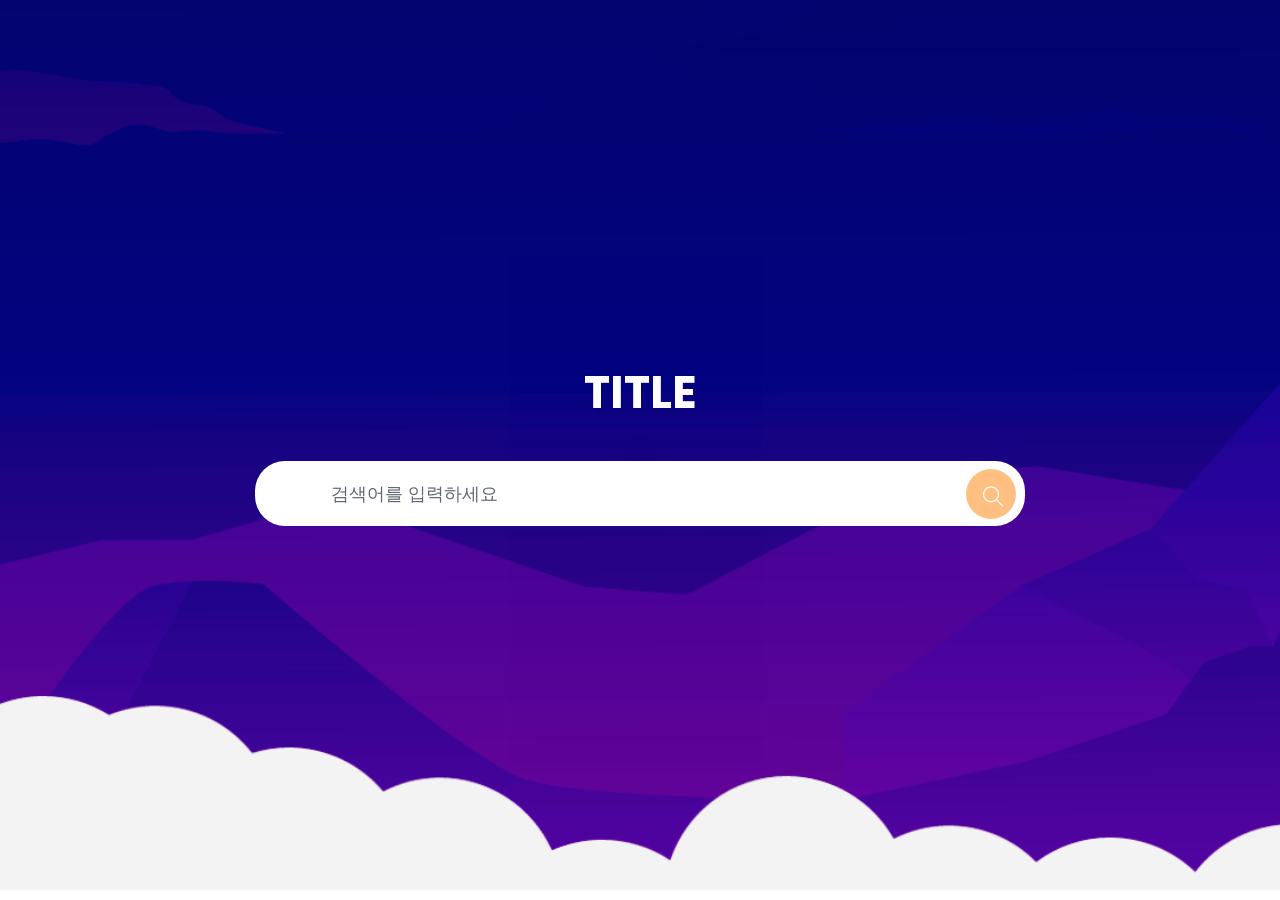
<file: index.html>
<!doctype html>
<html class="no-js" lang="zxx">
<head>
    <meta charset="utf-8">
    <meta http-equiv="x-ua-compatible" content="ie=edge">
    <title> Test</title>
    <meta name="description" content="">
    <meta name="viewport" content="width=device-width, initial-scale=1">
    <link rel="manifest" href="site.webmanifest">
    <link rel="shortcut icon" type="image/x-icon" href="assets/img/favicon.ico">

	<!-- CSS here -->
	<link rel="stylesheet" href="assets/css/bootstrap.min.css">
    <link rel="stylesheet" href="assets/css/flaticon.css">
    <link rel="stylesheet" href="assets/css/progressbar_barfiller.css">
    <link rel="stylesheet" href="assets/css/gijgo.css">
	<link rel="stylesheet" href="assets/css/fontawesome-all.min.css">
	<link rel="stylesheet" href="assets/css/themify-icons.css">
    <link rel="stylesheet" href="assets/css/style.css">
    
</head>
<body>
    <!-- Preloader Start -->
    <div id="preloader-active">
        <div class="preloader d-flex align-items-center justify-content-center">
            <div class="preloader-inner position-relative">
                <div class="preloader-circle"></div>
                <div class="preloader-img pere-text">
                    <img src="assets/img/logo/loder.png" alt="">
                </div>
            </div>
        </div>
    </div>
    <!-- Preloader end -->
    <main>
        <!-- Hero Area Start-->
        <div class="slider-area">
            <div class="single-slider slider-height d-flex align-items-center">
                <div class="container">
                    <div class="row justify-content-center">
                        <div class="col-xl-8 col-lg-9">
                            <!-- Hero Caption -->
                            <div class="hero__caption">
                                <a href = "index.html"><h1>Title</h1></a>
                            </div>
                            <!--Hero form -->
                            <form action="#" class="search-box">
                                <div class="input-form">
                                    <input type="text" placeholder="검색어를 입력하세요">
                                    <div class="search-form">
                                        <button><i class="ti-search"></i></button>
                                     </div>
                                </div>
                            </form>
                        </div>
                    </div>
                </div>
            </div>
        </div>
        <!--Hero Area End-->
    </main>
    <!-- JS here -->

    <script src="./assets/js/vendor/modernizr-3.5.0.min.js"></script>
    <!-- Jquery, Popper, Bootstrap -->
    <script src="./assets/js/vendor/jquery-1.12.4.min.js"></script>
    <script src="./assets/js/popper.min.js"></script>
    <script src="./assets/js/bootstrap.min.js"></script>

    <!-- counter , waypoint,Hover Direction -->
    <script src="./assets/js/jquery.counterup.min.js"></script>
    <script src="./assets/js/waypoints.min.js"></script>
    <script src="./assets/js/jquery.countdown.min.js"></script>
    <script src="./assets/js/hover-direction-snake.min.js"></script>
    
    <!-- Jquery Plugins, main Jquery -->	
    <script src="./assets/js/plugins.js"></script>
    <script src="./assets/js/main.js"></script>
    
    </body>
</html>
</file>
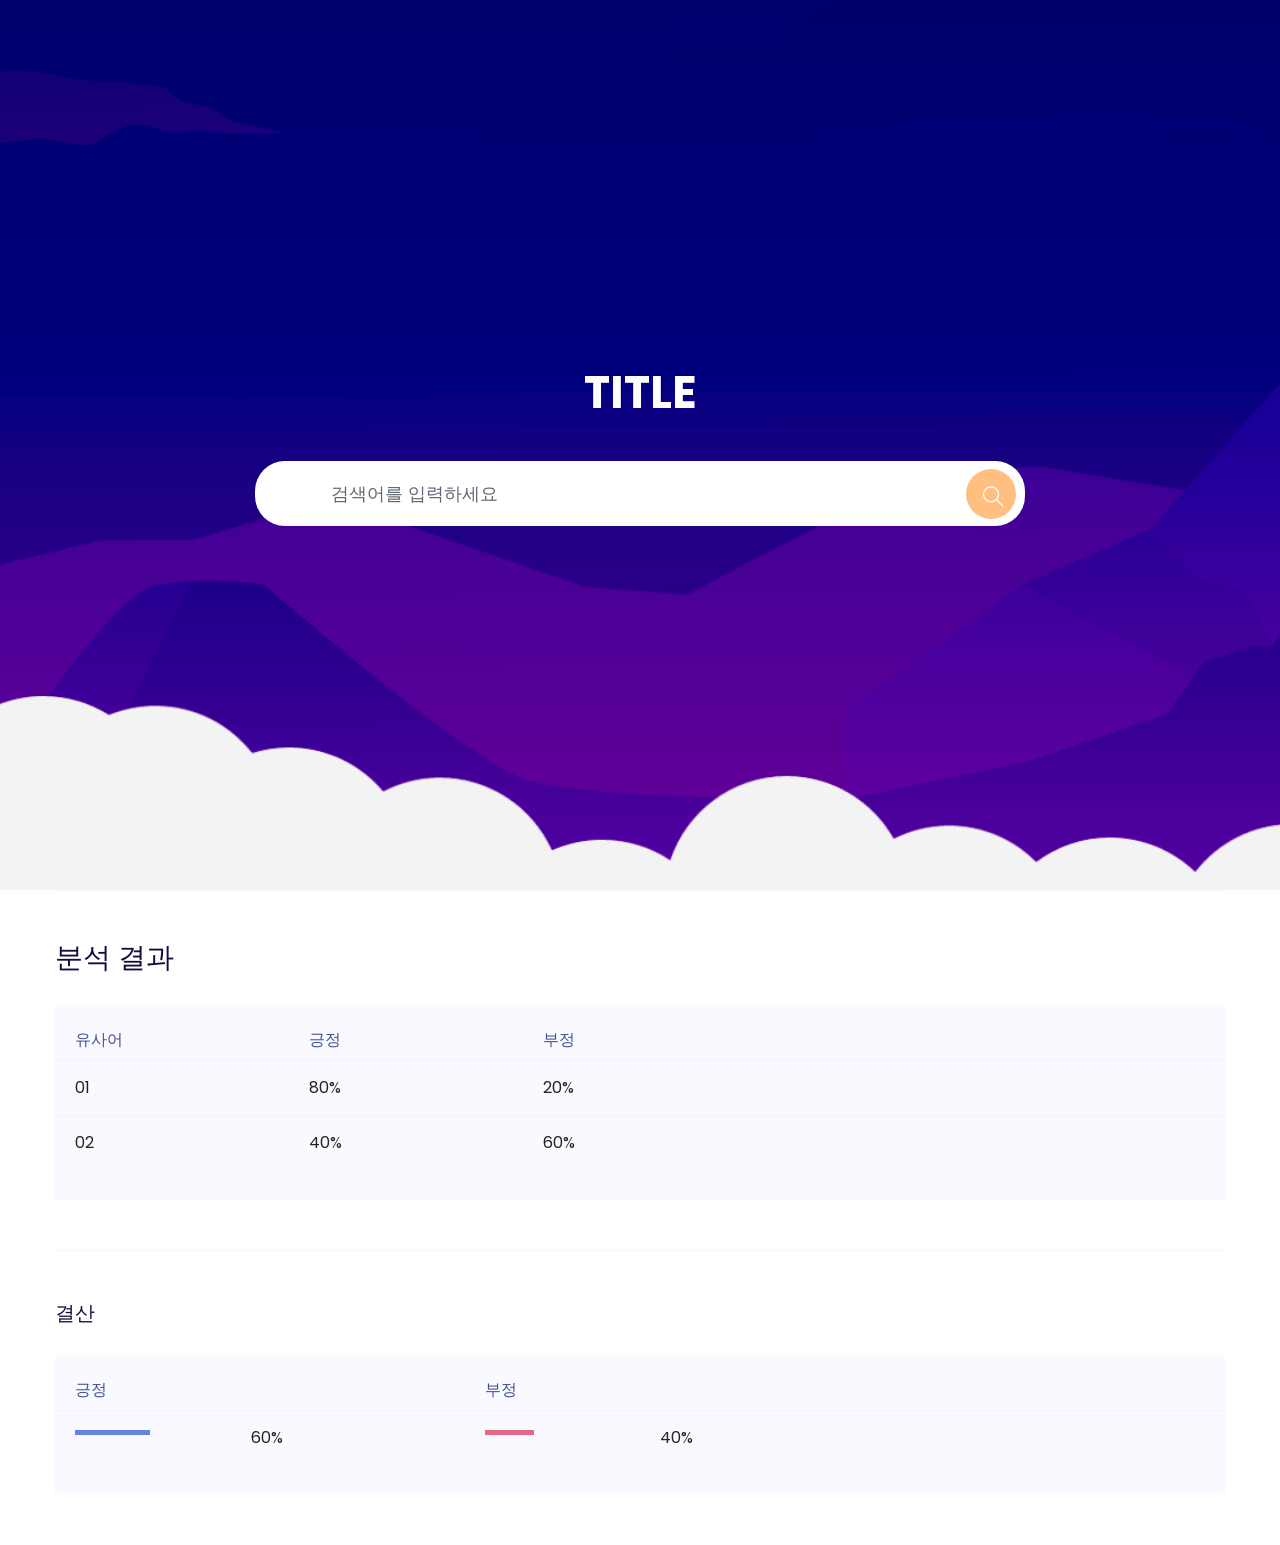
<file: res.html>
<!doctype html>
<html class="no-js" lang="zxx">
<head>
    <meta charset="utf-8">
    <meta http-equiv="x-ua-compatible" content="ie=edge">
    <title> Test</title>
    <meta name="description" content="">
    <meta name="viewport" content="width=device-width, initial-scale=1">
    <link rel="manifest" href="site.webmanifest">
    <link rel="shortcut icon" type="image/x-icon" href="assets/img/favicon.ico">

	<!-- CSS here -->
	<link rel="stylesheet" href="assets/css/bootstrap.min.css">
    <link rel="stylesheet" href="assets/css/flaticon.css">
    <link rel="stylesheet" href="assets/css/progressbar_barfiller.css">
    <link rel="stylesheet" href="assets/css/gijgo.css">
	<link rel="stylesheet" href="assets/css/fontawesome-all.min.css">
	<link rel="stylesheet" href="assets/css/themify-icons.css">
    <link rel="stylesheet" href="assets/css/style.css">
    
</head>
<body>
    <!-- Preloader Start -->
    <div id="preloader-active">
        <div class="preloader d-flex align-items-center justify-content-center">
            <div class="preloader-inner position-relative">
                <div class="preloader-circle"></div>
                <div class="preloader-img pere-text">
                    <img src="assets/img/logo/loder.png" alt="">
                </div>
            </div>
        </div>
    </div>
    <!-- Preloader end -->
    <main>
        <!-- Hero Area Start-->
        <div class="slider-area">
            <div class="single-slider slider-height d-flex align-items-center">
                <div class="container">
                    <div class="row justify-content-center">
                        <div class="col-xl-8 col-lg-9">
                            <!-- Hero Caption -->
                            <div class="hero__caption">
                                <a href = "index.html"><h1>Title</h1></a>
                            </div>
                            <!--Hero form -->
                            <form action="#" class="search-box">
                                <div class="input-form">
                                    <input type="text" placeholder="검색어를 입력하세요">
                                    <div class="search-form">
                                        <button><i class="ti-search"></i></button>
                                     </div>
                                </div>
                            </form>
                        </div>
                    </div>
                </div>
            </div>
        </div>
        <!--Hero Area End-->
        <div class="container box_1170">
            <div class="section-top-border">
                <h3 class="mb-30">분석 결과</h3>
                <div class="progress-table-wrap">
                    <div class="progress-table">
                        <div class="table-head">
                            <div class="smword">유사어</div>
                            <div class="smword">긍정</div>
                            <div class="smword">부정</div>
                        </div>
                        <div class="table-row">
                            <div class="smword">01</div>
                            <div class="smword">80%</div>
                            <div class="smword">20%</div>
                        </div>
                        <div class="table-row">
                            <div class="smword">02</div>
                            <div class="smword">40%</div>
                            <div class="smword">60%</div>
                        </div>
                    </div>
                </div>
            </div>
        </div>
        <div class="container box_1170">
            <div class="section-top-border">
                <h5 class="mb-30">결산</h5>
                <div class="progress-table-wrap">
                    <div class="progress-table">
                        <div class="table-head">
                            <div class="percentage">긍정</div>
                            <div class="smword"></div>
                            <div class="percentage">부정</div>
                            <div class="smword"></div>
                        </div>
                        <div class="table-row">
                            <div id="positive" class="percentage">
                                <div class="progress">
                                    <div class="progress-bar color-1" role="progressbar" style="width: 60%"
                                        aria-valuenow="80" aria-valuemin="0" aria-valuemax="100"></div>
                                </div>
                            </div>
                            <div class="smword">60%</div>
                            <div id="negative" class="percentage">
                                <div class="progress">
                                    <div class="progress-bar color-2" role="progressbar" style="width: 40%"
                                        aria-valuenow="80" aria-valuemin="0" aria-valuemax="100"></div>
                                </div>
                            </div>
                            <div class="smword">40%</div>
                        </div>
                    </div>
                </div>
            </div>
        </div>

    </main>
    <!-- JS here -->

    <script src="./assets/js/vendor/modernizr-3.5.0.min.js"></script>
    <!-- Jquery, Popper, Bootstrap -->
    <script src="./assets/js/vendor/jquery-1.12.4.min.js"></script>
    <script src="./assets/js/popper.min.js"></script>
    <script src="./assets/js/bootstrap.min.js"></script>

    <!-- counter , waypoint,Hover Direction -->
    <script src="./assets/js/jquery.counterup.min.js"></script>
    <script src="./assets/js/waypoints.min.js"></script>
    <script src="./assets/js/jquery.countdown.min.js"></script>
    <script src="./assets/js/hover-direction-snake.min.js"></script>
    
    <!-- Jquery Plugins, main Jquery -->	
    <script src="./assets/js/plugins.js"></script>
    <script src="./assets/js/main.js"></script>
    
    </body>
</html>
</file>
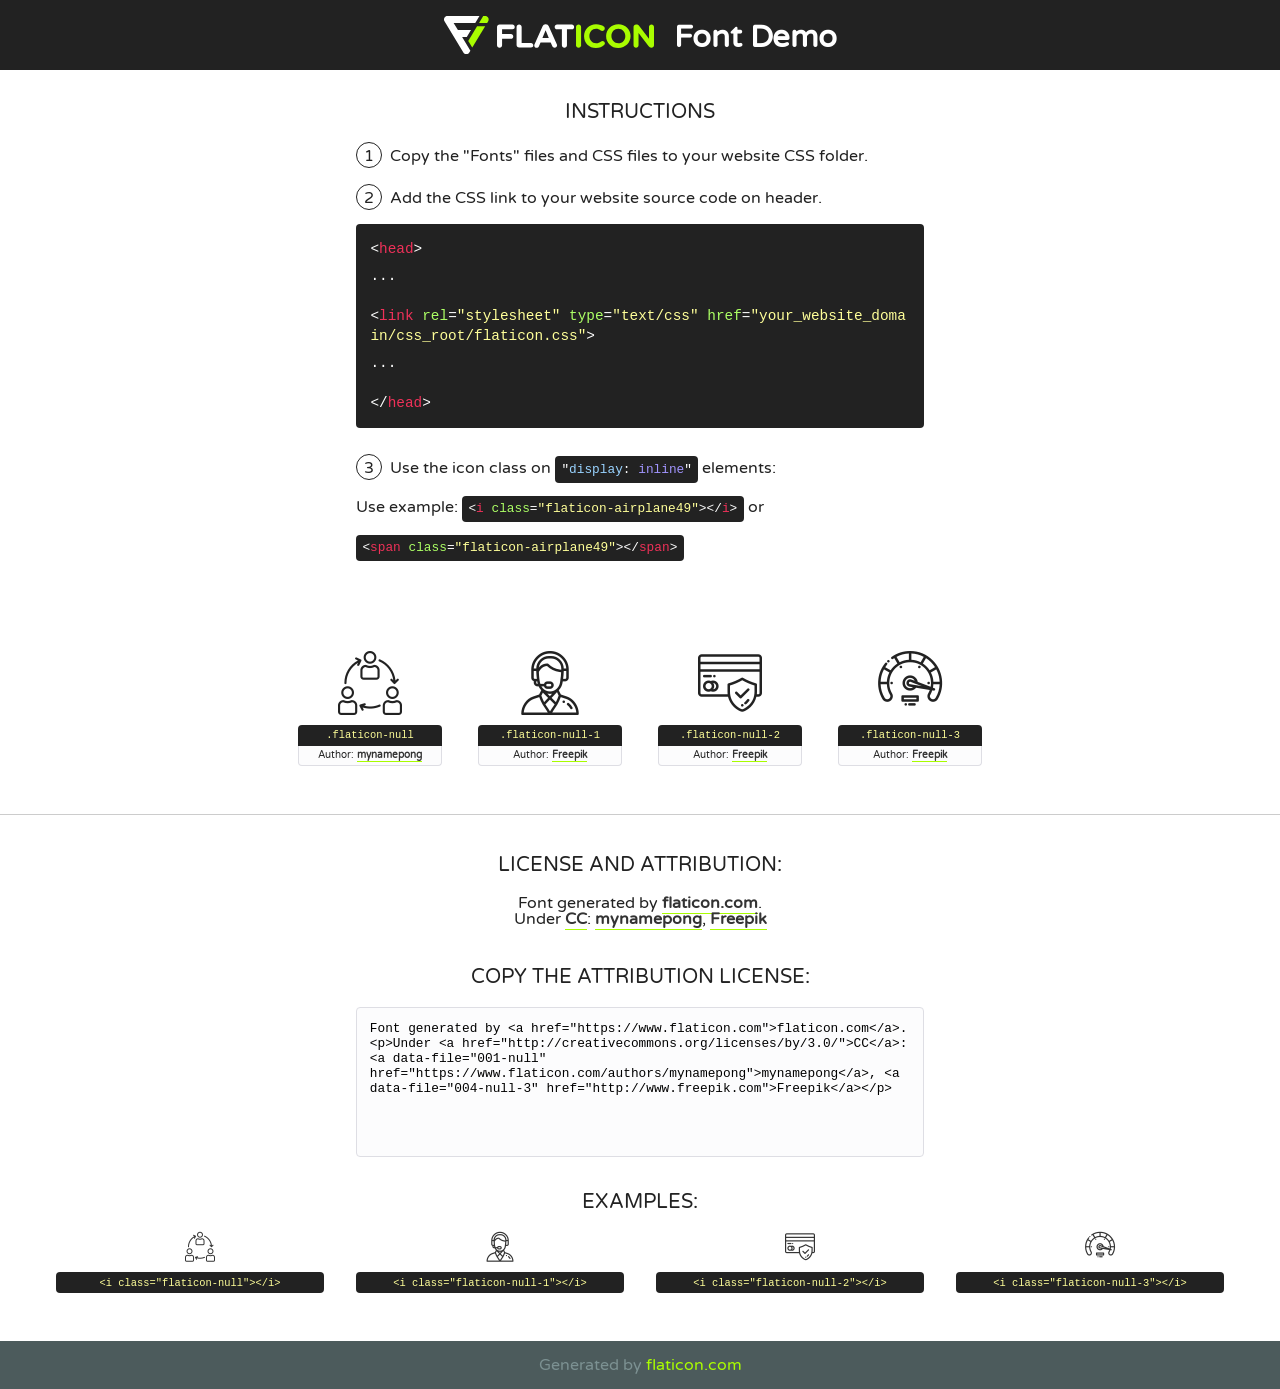
<file: assets/fonts/flaticon.html>
<!DOCTYPE html>
<!--
  Flaticon icon font: Flaticon
  Creation date: 03/06/2020 12:20
-->
<html>
<!DOCTYPE html>
<html>

<head>
    <title>Flaticon WebFont</title>
    <link href="http://fonts.googleapis.com/css?family=Varela+Round" rel="stylesheet" type="text/css" />
    <link rel="stylesheet" type="text/css" href="flaticon.css">
    <meta charset="UTF-8">
    <style>
    html, body, div, span, applet, object, iframe,
    h1, h2, h3, h4, h5, h6, p, blockquote, pre,
    a, abbr, acronym, address, big, cite, code,
    del, dfn, em, img, ins, kbd, q, s, samp,
    small, strike, strong, sub, sup, tt, var,
    b, u, i, center,
    dl, dt, dd, ol, ul, li,
    fieldset, form, label, legend,
    table, caption, tbody, tfoot, thead, tr, th, td,
    article, aside, canvas, details, embed, 
    figure, figcaption, footer, header, hgroup, 
    menu, nav, output, ruby, section, summary,
    time, mark, audio, video {
        margin: 0;
        padding: 0;
        border: 0;
        font-size: 100%;
        font: inherit;
        vertical-align: baseline;
    }
    /* HTML5 display-role reset for older browsers */
    article, aside, details, figcaption, figure, 
    footer, header, hgroup, menu, nav, section {
        display: block;
    }
    body {
        line-height: 1;
    }
    ol, ul {
        list-style: none;
    }
    blockquote, q {
        quotes: none;
    }
    blockquote:before, blockquote:after,
    q:before, q:after {
        content: '';
        content: none;
    }
    table {
        border-collapse: collapse;
        border-spacing: 0;
    }
    body {
        font-family: 'Varela Round', Helvetica, Arial, sans-serif;
        font-size: 16px;
        color: #222;
    }
    a {
        color: #333;
        border-bottom: 1px solid #a9fd00;
        font-weight: bold;
        text-decoration: none;
    }
    * {
        -moz-box-sizing: border-box;
        -webkit-box-sizing: border-box;
        box-sizing: border-box;
        margin: 0;
        padding: 0;
    }
    [class^="flaticon-"]:before, [class*=" flaticon-"]:before, [class^="flaticon-"]:after, [class*=" flaticon-"]:after {
        font-family: Flaticon;
        font-size: 30px;
        font-style: normal;
        margin-left: 20px;
        color: #333;
    }
    .wrapper {
        max-width: 600px;
        margin: auto;
        padding: 0 1em;
    }
    .title {
        font-size: 1.25em;
        text-align: center;
        margin-bottom: 1em;
        text-transform: uppercase;
    }
    header {
        text-align: center;
        background-color: #222;
        color: #fff;
        padding: 1em;
    }
    header .logo {
        width: 210px;
        height: 38px;
        display: inline-block;
        vertical-align: middle;
        margin-right: 1em;
        border: none;
    }
    header strong {
        font-size: 1.95em;
        font-weight: bold;
        vertical-align: middle;
        margin-top: 5px;
        display: inline-block;
    }
    .demo {
        margin: 2em auto;
        line-height: 1.25em;
    }
    .demo ul li {
        margin-bottom: 1em;
    }
    .demo ul li .num {
        color: #222;
        border-radius: 20px;
        display: inline-block;
        width: 26px;
        padding: 3px;
        height: 26px;
        text-align: center;
        margin-right: 0.5em;
        border: 1px solid #222;
    }
    .demo ul li code {
        background-color: #222;
        border-radius: 4px;
        padding: 0.25em 0.5em;
        display: inline-block;
        color: #fff;
        font-family: Consolas,Monaco,Lucida Console,Liberation Mono,DejaVu Sans Mono,Bitstream Vera Sans Mono,Courier New, monospace;
        font-weight: lighter;
        margin-top: 1em;
        font-size: 0.8em;
        word-break: break-all;
    }
    .demo ul li code.big {
        padding: 1em;
        font-size: 0.9em;
    }
    .demo ul li code .red {
        color: #EF3159;
    }
    .demo ul li code .green {
        color: #ACFF65;
    }
    .demo ul li code .yellow {
        color: #FFFF99;
    }
    .demo ul li code .blue {
        color: #99D3FF;
    }
    .demo ul li code .purple {
        color: #A295FF;
    }
    .demo ul li code .dots {
        margin-top: 0.5em;
        display: block;
    }
    #glyphs {
        border-bottom: 1px solid #ccc;
        padding: 2em 0;
        text-align: center;
    }
    .glyph {
        display: inline-block;
        width: 9em;
        margin: 1em;
        text-align: center;
        vertical-align: top;
        background: #FFF;
    }
    .glyph .glyph-icon {
        padding: 10px;
        display: block;
        font-family:"Flaticon";
        font-size: 64px;
        line-height: 1;
    }
    .glyph .glyph-icon:before {
        font-size: 64px;
        color: #222;
        margin-left: 0;
    }
    .class-name {
        font-size: 0.65em;
        background-color: #222;
        color: #fff;
        border-radius: 4px 4px 0 0;
        padding: 0.5em;
        color: #FFFF99;
        font-family: Consolas,Monaco,Lucida Console,Liberation Mono,DejaVu Sans Mono,Bitstream Vera Sans Mono,Courier New, monospace;
    }
    .author-name {
        font-size: 0.6em;
        background-color: #fcfcfd;
        border: 1px solid #DEDEE4;
        border-top: 0;
        border-radius: 0 0 4px 4px;
        padding: 0.5em;
    }
    .class-name:last-child {
        font-size: 10px;
        color:#888;
    }
    .class-name:last-child a {
        font-size: 10px;
        color:#555;
    }
    .class-name:last-child a:hover {
        color:#a9fd00;
    }
    .glyph > input {
        display: block;
        width: 100px;
        margin: 5px auto;
        text-align: center;
        font-size: 12px;
        cursor: text;
    }
    .glyph > input.icon-input {
        font-family:"Flaticon";
        font-size: 16px;
        margin-bottom: 10px;
    }
    .attribution .title {
        margin-top: 2em;
    }
    .attribution textarea {
        background-color: #fcfcfd;
        padding: 1em;
        border: none;
        box-shadow: none;
        border: 1px solid #DEDEE4;
        border-radius: 4px;
        resize: none;
        width: 100%;
        height: 150px;
        font-size: 0.8em;
        font-family: Consolas,Monaco,Lucida Console,Liberation Mono,DejaVu Sans Mono,Bitstream Vera Sans Mono,Courier New, monospace;
        -webkit-appearance: none;
    }
    .iconsuse {
        margin: 2em auto;
        text-align: center;
        max-width: 1200px;
    }
    .iconsuse:after {
        content: '';
        display: table;
        clear: both;
    }
    .iconsuse .image {
        float: left;
        width: 25%;
        padding: 0 1em;
    }
    .iconsuse .image p {
        margin-bottom: 1em;
    }
    .iconsuse .image span {
        display: block;
        font-size: 0.65em;
        background-color: #222;
        color: #fff;
        border-radius: 4px;
        padding: 0.5em;
        color: #FFFF99;
        margin-top: 1em;
        font-family: Consolas,Monaco,Lucida Console,Liberation Mono,DejaVu Sans Mono,Bitstream Vera Sans Mono,Courier New, monospace;
    }
    #footer {
        text-align: center;
        background-color: #4C5B5C;
        color: #7c9192;
        padding: 1em;
    }
    #footer a {
        border: none;
        color: #a9fd00;
        font-weight: normal;
    }
    @media (max-width: 960px) {
        .iconsuse .image {
            width: 50%;
        }
    }
    @media (max-width: 560px) {
        .iconsuse .image {
            width: 100%;
        }
    }
    </style>
</head>

<body class="characters-off">

    <header>
        <a href="https://www.flaticon.com" target="_blank" class="logo">
            <svg version="1.1" xmlns="http://www.w3.org/2000/svg" xmlns:xlink="http://www.w3.org/1999/xlink" xmlns:a="http://ns.adobe.com/AdobeSVGViewerExtensions/3.0/" viewBox="0 0 560.875 102.036" enable-background="new 0 0 560.875 102.036" xml:space="preserve">
                <defs>
                </defs>
                <g>
                    <g class="letters">
                        <path fill="#ffffff" d="M141.596,29.675c0-3.777,2.985-6.767,6.764-6.767h34.438c3.426,0,6.15,2.728,6.15,6.15
                        c0,3.43-2.724,6.149-6.15,6.149h-27.674v13.091h23.719c3.429,0,6.151,2.724,6.151,6.15c0,3.43-2.723,6.149-6.151,6.149h-23.719
                        v17.574c0,3.773-2.986,6.761-6.764,6.761c-3.779,0-6.764-2.989-6.764-6.761V29.675z"></path>
                        <path fill="#ffffff" d="M193.844,29.149c0-3.781,2.985-6.767,6.764-6.767c3.776,0,6.763,2.985,6.763,6.767v42.957h25.039
                        c3.426,0,6.149,2.726,6.149,6.153c0,3.425-2.723,6.15-6.149,6.15h-31.802c-3.779,0-6.764-2.986-6.764-6.768V29.149z"></path>
                        <path fill="#ffffff" d="M241.891,75.71l21.438-48.407c1.492-3.341,4.215-5.357,7.906-5.357h0.792
                        c3.686,0,6.323,2.017,7.815,5.357l21.439,48.407c0.436,0.967,0.701,1.845,0.701,2.723c0,3.602-2.809,6.501-6.414,6.501
                        c-3.161,0-5.269-1.845-6.499-4.655l-4.132-9.661h-27.059l-4.301,10.102c-1.144,2.631-3.426,4.214-6.237,4.214
                        c-3.517,0-6.24-2.81-6.24-6.325C241.1,77.64,241.451,76.677,241.891,75.71z M279.932,58.666l-8.521-20.297l-8.526,20.297H279.932
                        z"></path>
                        <path fill="#ffffff" d="M314.864,35.387H301.86c-3.429,0-6.239-2.813-6.239-6.238c0-3.429,2.811-6.24,6.239-6.24h39.533
                        c3.426,0,6.237,2.811,6.237,6.24c0,3.425-2.811,6.238-6.237,6.238h-13.001v42.785c0,3.773-2.99,6.761-6.764,6.761
                        c-3.779,0-6.764-2.989-6.764-6.761V35.387z"></path>
                        <path fill="#A9FD00" d="M352.615,29.149c0-3.781,2.985-6.767,6.767-6.767c3.774,0,6.761,2.985,6.761,6.767v49.024
                        c0,3.773-2.987,6.761-6.761,6.761c-3.781,0-6.767-2.989-6.767-6.761V29.149z"></path>
                        <path fill="#A9FD00" d="M374.132,53.836v-0.179c0-17.481,13.178-31.801,32.065-31.801c9.22,0,15.459,2.458,20.557,6.238
                        c1.402,1.054,2.637,2.985,2.637,5.357c0,3.692-2.985,6.59-6.681,6.59c-1.845,0-3.071-0.702-4.044-1.319
                        c-3.776-2.813-7.729-4.393-12.562-4.393c-10.364,0-17.831,8.611-17.831,19.154v0.173c0,10.542,7.291,19.329,17.831,19.329
                        c5.715,0,9.492-1.756,13.359-4.834c1.049-0.874,2.458-1.491,4.039-1.491c3.429,0,6.325,2.813,6.325,6.236
                        c0,2.106-1.056,3.78-2.282,4.834c-5.539,4.834-12.036,7.733-21.878,7.733C387.572,85.464,374.132,71.493,374.132,53.836z"></path>
                        <path fill="#A9FD00" d="M433.009,53.836v-0.179c0-17.481,13.79-31.801,32.766-31.801c18.981,0,32.592,14.143,32.592,31.628v0.173
                        c0,17.483-13.785,31.807-32.769,31.807C446.625,85.464,433.009,71.32,433.009,53.836z M484.224,53.836v-0.179
                        c0-10.539-7.725-19.326-18.626-19.326c-10.893,0-18.449,8.611-18.449,19.154v0.173c0,10.542,7.73,19.329,18.626,19.329
                        C476.676,72.986,484.224,64.378,484.224,53.836z"></path>
                        <path fill="#A9FD00" d="M506.233,29.321c0-3.774,2.99-6.763,6.767-6.763h1.401c3.252,0,5.183,1.583,7.029,3.953l26.093,34.265
                        V29.059c0-3.692,2.99-6.677,6.681-6.677c3.683,0,6.671,2.985,6.671,6.677v48.934c0,3.78-2.987,6.765-6.764,6.765h-0.436
                        c-3.257,0-5.188-1.581-7.034-3.953l-27.056-35.492v32.944c0,3.687-2.985,6.676-6.678,6.676c-3.683,0-6.673-2.989-6.673-6.676
                        V29.321z"></path>
                    </g>
                    <g class="insignia">
                        <path fill="#ffffff" d="M48.372,56.137h12.517l11.156-18.537H37.186L25.688,18.539h57.825L94.668,0H9.271
                        C5.925,0,2.842,1.801,1.198,4.716c-1.644,2.907-1.593,6.482,0.134,9.343l50.38,83.501c1.678,2.781,4.689,4.476,7.938,4.476
                        c3.246,0,6.257-1.695,7.935-4.476l2.898-4.804L48.372,56.137z"></path>
                        <g class="i">
                            <path fill="#A9FD00" d="M93.575,18.539h0.031v0.004l21.652,0.004l2.705-4.488c1.727-2.861,1.778-6.436,0.133-9.343
                            C116.454,1.801,113.371,0,110.026,0h-5.294L93.575,18.539z"></path>
                            <polygon fill="#A9FD00" points="88.291,27.356 64.725,66.486 75.519,84.404 109.942,27.356"></polygon>
                        </g>
                    </g>
                </g>
            </svg>
        </a>
        <strong>Font Demo</strong>
    </header>


    <section class="demo wrapper">

        <p class="title">Instructions</p>

        <ul>
            <li>
                <span class="num">1</span>Copy the "Fonts" files and CSS files to your website CSS folder.
            </li>
            <li>
                <span class="num">2</span>Add the CSS link to your website source code on header.
                <code class="big">
                    &lt;<span class="red">head</span>&gt;
                    <br/><span class="dots">...</span>
                    <br/>&lt;<span class="red">link</span> <span class="green">rel</span>=<span class="yellow">"stylesheet"</span> <span class="green">type</span>=<span class="yellow">"text/css"</span> <span class="green">href</span>=<span class="yellow">"your_website_domain/css_root/flaticon.css"</span>&gt;
                    <br/><span class="dots">...</span>
                    <br/>&lt;/<span class="red">head</span>&gt;
                </code>
            </li>

            <li>
                <p>
                    <span class="num">3</span>Use the icon class on <code>"<span class="blue">display</span>:<span class="purple"> inline</span>"</code> elements:
                    <br />
                    Use example: <code>&lt;<span class="red">i</span> <span class="green">class</span>=<span class="yellow">&quot;flaticon-airplane49&quot;</span>&gt;&lt;/<span class="red">i</span>&gt;</code> or <code>&lt;<span class="red">span</span> <span class="green">class</span>=<span class="yellow">&quot;flaticon-airplane49&quot;</span>&gt;&lt;/<span class="red">span</span>&gt;</code>
            </li>
        </ul>

    </section>




   <section id="glyphs">          
    
      
        <div class="glyph"><div class="glyph-icon flaticon-null"></div>
            <div class="class-name">.flaticon-null</div>
            <div class="author-name">Author: <a data-file="001-null" href="https://www.flaticon.com/authors/mynamepong">mynamepong</a> </div> 
        </div>        
        
        <div class="glyph"><div class="glyph-icon flaticon-null-1"></div>
            <div class="class-name">.flaticon-null-1</div>
            <div class="author-name">Author: <a data-file="002-null-1" href="http://www.freepik.com">Freepik</a> </div> 
        </div>        
        
        <div class="glyph"><div class="glyph-icon flaticon-null-2"></div>
            <div class="class-name">.flaticon-null-2</div>
            <div class="author-name">Author: <a data-file="003-null-2" href="http://www.freepik.com">Freepik</a> </div> 
        </div>        
        
        <div class="glyph"><div class="glyph-icon flaticon-null-3"></div>
            <div class="class-name">.flaticon-null-3</div>
            <div class="author-name">Author: <a data-file="004-null-3" href="http://www.freepik.com">Freepik</a> </div> 
        </div>        
        

    </section>



    <section class="attribution wrapper"   style="text-align:center;">

      <div class="title">License and attribution:</div><div class="attrDiv">Font generated by <a href="https://www.flaticon.com">flaticon.com</a>. <div><p>Under <a href="http://creativecommons.org/licenses/by/3.0/">CC</a>: <a data-file="001-null" href="https://www.flaticon.com/authors/mynamepong">mynamepong</a>, <a data-file="004-null-3" href="http://www.freepik.com">Freepik</a></p>  </div>
      </div>
      <div class="title">Copy the Attribution License:</div>

    <textarea onclick="this.focus();this.select();">Font generated by &lt;a href=&quot;https://www.flaticon.com&quot;&gt;flaticon.com&lt;/a&gt;. <p>Under <a href="http://creativecommons.org/licenses/by/3.0/">CC</a>: <a data-file="001-null" href="https://www.flaticon.com/authors/mynamepong">mynamepong</a>, <a data-file="004-null-3" href="http://www.freepik.com">Freepik</a></p>  
     </textarea>

    </section>

    <section class="iconsuse">

          <div class="title">Examples:</div>            
             
            <div class="image">
                <p>
                    <i class="glyph-icon flaticon-null"></i> 
                    <span>&lt;i class=&quot;flaticon-null&quot;&gt;&lt;/i&gt;</span>
                </p>
            </div>
            
            <div class="image">
                <p>
                    <i class="glyph-icon flaticon-null-1"></i> 
                    <span>&lt;i class=&quot;flaticon-null-1&quot;&gt;&lt;/i&gt;</span>
                </p>
            </div>
            
            <div class="image">
                <p>
                    <i class="glyph-icon flaticon-null-2"></i> 
                    <span>&lt;i class=&quot;flaticon-null-2&quot;&gt;&lt;/i&gt;</span>
                </p>
            </div>
            
            <div class="image">
                <p>
                    <i class="glyph-icon flaticon-null-3"></i> 
                    <span>&lt;i class=&quot;flaticon-null-3&quot;&gt;&lt;/i&gt;</span>
                </p>
            </div>
                       
        </div>
                            
    </section>

<div id="footer">
    <div>Generated by <a href="https://www.flaticon.com">flaticon.com</a>
    </div>
</div>



</body>
</html>
</file>
<file: assets/css/flaticon.css>
/*
  	Flaticon icon font: Flaticon
  	Creation date: 03/06/2020 12:20
  	*/

@font-face {
  font-family: "Flaticon";
  src: url("../fonts/Flaticon.eot");
  src: url("../fonts/Flaticon.eot?#iefix") format("embedded-opentype"),
       url("../fonts/Flaticon.woff2") format("woff2"),
       url("../fonts/Flaticon.woff") format("woff"),
       url("../fonts/Flaticon.ttf") format("truetype"),
       url("../fonts/Flaticon.svg#Flaticon") format("svg");
  font-weight: normal;
  font-style: normal;
}

@media screen and (-webkit-min-device-pixel-ratio:0) {
  @font-face {
    font-family: "Flaticon";
    src: url("../fonts/Flaticon.svg#Flaticon") format("svg");
  }
}

[class^="flaticon-"]:before, [class*=" flaticon-"]:before,
[class^="flaticon-"]:after, [class*=" flaticon-"]:after {   
  font-family: Flaticon;
font-style: normal;
}

.flaticon-null:before { content: "\f100"; }
.flaticon-null-1:before { content: "\f101"; }
.flaticon-null-2:before { content: "\f102"; }
.flaticon-null-3:before { content: "\f103"; }
</file>
<file: assets/css/progressbar_barfiller.css>
/* Custom Code skills */
.single-skill{
  display: flex;
}

.single-skill span {
	color: #79838b;
	font-size: 13px;
	font-weight: 300;
	letter-spacing: 0;
	margin-bottom: 14px;
	display: block;
}
.single-skill .bar-progress {
	width: 100%;
}
.single-skill .bar-title {
  width: 20%;
  margin-bottom: 19px;
}

.skills-content {
  padding-top: 200px;
  padding-left: 70px;
}

.skills-shape-bg {
  height: 651px;
  width: 868px;
  position: absolute;
  content: "";
  border: 2px solid #4d4d4d;
  left: 40%;
  top: 255px;
}

.skills-shape-bg::before {
  position: absolute;
  content: "";
  height: 465px;
  width: 300px;
  border: 2px solid #4d4d4d;
  left: -35%;
  top: 50%;
  transform: translateY(-50%);
  border-right: 0;
}



/* Default */
.barfiller {
	width: 100%;
	height: 10px;
	background: #f6f9fc;
  position: relative;
  border-radius: 5px;
}

.barfiller .fill {
  display: block;
  position: relative;
  width: 0px;
  height: 100%;
  background: #333;
  z-index: 1;
  border-radius: 5px;
}

.barfiller .tipWrap { display: none; }

.barfiller .tip {
  margin-top: -28px;
  padding: 2px 4px;
  font-size: 16px;
  color: #09cc7f;
  left: 0px;
  position: absolute;
  z-index: 2;
  background: transparent;
  font-weight: 800;
}

.barfiller .tip:after {
  border: solid;
  border-color: rgba(0,0,0,.8) transparent;
  border-width: 6px 6px 0 6px;
  content: "";
  display: block;
  position: absolute;
  left: 9px;
  top: 100%;
  z-index: 9;
  display: none;
  
}
</file>
<file: assets/css/gijgo.css>
.gj-button {
    background-color: #f5f5f5;
    border: 1px solid #ddd;
    color: #000;
    border-radius: 3px;
    padding: 6px 10px;
    cursor: pointer;
}

.gj-unselectable {
    -webkit-touch-callout: none;
    -webkit-user-select: none;
    -khtml-user-select: none;
    -moz-user-select: none;
    -ms-user-select: none;
    user-select: none;
}

.gj-row {
    display: -webkit-box;
    display: -ms-flexbox;
    display: flex;
    -ms-flex-wrap: wrap;
    flex-wrap: wrap;
}

.gj-margin-left-5 {
    margin-left: 5px;
}

.gj-margin-left-10 {
    margin-left: 10px;
}

.gj-width-full {
    width: 100%;
}

.gj-cursor-pointer {
    cursor: pointer;
}

.gj-text-align-center {
    text-align: center;
}

.gj-font-size-16 {
    font-size: 16px;
}

.gj-hidden {
    display: none;
}

/** Material Design */
.gj-button-md {
    background: 0 0;
    border: none;
    border-radius: 2px;
    color: rgba(0, 0, 0, 0.87);
    position: relative;
    height: 36px;
    margin: 0;
    min-width: 64px;
    padding: 0 16px;
    display: inline-block;
    font-family: "Roboto","Helvetica","Arial",sans-serif;
    font-size: 1rem;
    font-weight: 500;
    text-transform: uppercase;
    letter-spacing: 0;
    overflow: hidden;
    will-change: box-shadow;
    transition: box-shadow .2s cubic-bezier(.4,0,1,1),background-color .2s cubic-bezier(.4,0,.2,1),color .2s cubic-bezier(.4,0,.2,1);
    outline: none;
    cursor: pointer;
    text-decoration: none;
    text-align: center;
    line-height: 36px;
    vertical-align: middle;
    overflow: hidden;
    -webkit-user-select: none;
    -moz-user-select: none;
    -ms-user-select: none;
    user-select: none;
}

.gj-button-md:hover {
    background-color: rgba(158,158,158,.2);
}

.gj-button-md:disabled {
    color: rgba(0,0,0,.26);
    background: 0 0;
}

.gj-button-md .material-icons,
.gj-button-md .gj-icon {
    vertical-align: middle;
    /*font-size: 1.3rem;
    margin-right: 4px;*/
}

.gj-button-md.gj-button-md-icon {
    width: 24px;
    height: 31px;
    min-width: 24px;
    padding: 0px;
    display: table;
}

.gj-button-md.gj-button-md-icon .material-icons,
.gj-button-md.gj-button-md-icon .gj-icon {
    display: table-cell;
    margin-right: 0px;
    width: 24px;
    height: 24px;
}

.gj-button-md.active {
    background-color: rgba(158,158,158,.4);
}

.gj-button-md-group {
    position: relative;
    display: inline-block;
    vertical-align: middle;
}
.gj-textbox-md {
	/* border: none; */
	/* border-bottom: 1px solid rgba(0,0,0,.42); */
	display: block;
	font-family: "Helvetica","Arial",sans-serif;
	font-size: 16px;
	line-height: 16px;
	/* padding: 4px 0px; */
	margin: 0;
	/* width: 100%; */
	background: 0 0;
	/* text-align: ; */
	color: rgba(0,0,0,.87);
	padding-left: 44px;
	border: 1px solid #dca73a;
	/* padding: 15px 15px; */
	/* text-align: center; */
	width: 177px;
	height: 55px;
	border-radius: 5px;
}
.gj-textbox-md:focus,
.gj-textbox-md:active {
    /* border-bottom: 2px solid rgba(0,0,0,.42); */
    outline: none;
}

.gj-textbox-md::placeholder {
    color: #8e8e8e;
}

.gj-textbox-md:-ms-input-placeholder {
    color: #8e8e8e;
}

.gj-textbox-md::-ms-input-placeholder {
    color: #8e8e8e;
}

.gj-md-spacer-24 {
    min-width: 24px;
    width: 24px;
    display: inline-block;
}

.gj-md-spacer-32 {
    min-width: 32px;
    width: 32px;
    display: inline-block;
}

.gj-modal {
    position: fixed;
    top: 0;
    right: 0;
    bottom: 0;
    left: 0;
    z-index: 1203;
    display: none;
    overflow: hidden;
    -webkit-overflow-scrolling: touch;
    outline: 0;
    background-color: rgba(0, 0, 0, 0.54118);
    transition: 200ms ease opacity;
    will-change: opacity;
}

/* List */
ul.gj-list li [data-role="wrapper"] {
    display: table;
    width: 100%;
}

ul.gj-list li [data-role="checkbox"] {
    display: table-cell;
    vertical-align:middle;
    text-align:center;
}

ul.gj-list li [data-role="image"] {
    display: table-cell;
    vertical-align:middle;
    text-align:center;
}

ul.gj-list li [data-role="display"] {
    display: table-cell;
    vertical-align:middle;
    cursor: pointer;
}

ul.gj-list li [data-role="display"]:empty:before {
  content: "\200b"; /* unicode zero width space character */
}

/* List - Bootstrap */
ul.gj-list-bootstrap {
    padding-left: 0px;
    margin-bottom: 0px;
}

ul.gj-list-bootstrap li {
    padding: 0px;
}

ul.gj-list-bootstrap li [data-role="wrapper"] {
    padding: 0px 10px;
}

ul.gj-list-bootstrap li [data-role="checkbox"] {
    width: 24px;
    padding: 3px;
}

ul.gj-list-bootstrap li [data-role="image"] {
    width: 24px;
    height: 24px;
}

ul.gj-list-bootstrap li [data-role="display"] {
    padding: 8px 0px 8px 4px;
}

.list-group-item.active ul li, .list-group-item.active:focus ul li, .list-group-item.active:hover ul li {
    text-shadow: none;
    color:initial;
}

/* List - Material Design */
ul.gj-list-md {
    padding: 0px;
    list-style: none;
    list-style-type: none;
    line-height: 24px;
    letter-spacing: 0;
    color: #616161; /* Gray 700 */
}

ul.gj-list-md li {
    display: list-item;
    list-style-type: none;
    padding: 0px;
    min-height: unset;
    box-sizing: border-box;
    align-items: center;
    cursor: default;
    overflow: hidden;

    font-family: "Roboto","Helvetica","Arial",sans-serif;
    font-size: 16px;
    font-weight: 400;
    letter-spacing: .04em;
    line-height: 1;
    
    -webkit-flex-direction: row;
    -ms-flex-direction: row;
    flex-direction: row;
    -webkit-flex-wrap: nowrap;
    -ms-flex-wrap: nowrap;
    flex-wrap: nowrap;
}

ul.gj-list-md li [data-role="checkbox"] {
    height: 24px;
    width: 24px;
}

ul.gj-list-md li [data-role="image"] {
    height: 24px;
    width: 24px;
}

ul.gj-list-md li [data-role="display"] {
    padding: 8px 0px 8px 5px;
    order: 0;
    flex-grow: 2;
    text-decoration: none;
    box-sizing: border-box;
    align-items: center;
    text-align: left;
    color: rgba(0,0,0,.87);
}

ul.gj-list-md li.disabled>[data-role="wrapper"]>[data-role="display"] {
    color: #9E9E9E; /* Gray 500 */
}

.gj-list-md-active {
    background: #e0e0e0;
    color: #3f51b5;
}


/* Picker */
.gj-picker {
    position: absolute;
    z-index: 1203;
    background-color: #fff;
}

.gj-picker .selected {
    color: #fff;
}

/* Material Design */
.gj-picker-md {
    font-family: "Roboto","Helvetica","Arial",sans-serif;
    font-size: 16px;
    font-weight: 400;
    letter-spacing: .04em;
    line-height: 1;
    color: rgba(0,0,0,.87);
    border: 1px solid #E0E0E0;
}

.gj-modal .gj-picker-md {
    border: 0px;
}

.gj-picker-md [role="header"] {
    color: rgba(255, 255, 255, 0.54);
    display: flex;
    background: #2196f3;
    align-items: baseline;
    user-select: none;
    justify-content: center;
}

.gj-picker-md [role="footer"] {
    float: right;
    padding: 10px;
}

.gj-picker-md [role="footer"] button.gj-button-md {
    color: #2196f3;
    font-weight: bold;
    font-size: 13px;
}

/* Bootstrap */
.gj-picker-bootstrap {
    border-radius: 4px;
    border: 1px solid #E0E0E0;
}

.gj-picker-bootstrap .selected {
    color: #888;
}

.gj-picker-bootstrap [role="header"] {
    background: #eee;
    color: #AAA;
}
@font-face {
    font-family: 'gijgo-material';
    src: url('../fonts/gijgo-material.eot?235541');
    src: url('../fonts/gijgo-material.eot?235541#iefix') format('embedded-opentype'), url('../fonts/gijgo-material.ttf?235541') format('truetype'), url('../fonts/gijgo-material.woff?235541') format('woff'), url('../fonts/gijgo-material.svg?235541#gijgo-material') format('svg');
    font-weight: normal;
    font-style: normal;
}

.gj-icon {
    /* use !important to prevent issues with browser extensions that change fonts */
    font-family: 'gijgo-material' !important;
    font-size: 24px;
    speak: none;
    font-style: normal;
    font-weight: normal;
    font-variant: normal;
    text-transform: none;
    line-height: 1;
    /* Enable Ligatures ================ */
    letter-spacing: 0;
    -webkit-font-feature-settings: "liga";
    -moz-font-feature-settings: "liga=1";
    -moz-font-feature-settings: "liga";
    -ms-font-feature-settings: "liga" 1;
    font-feature-settings: "liga";
    -webkit-font-variant-ligatures: discretionary-ligatures;
    font-variant-ligatures: discretionary-ligatures;
    /* Better Font Rendering =========== */
    -webkit-font-smoothing: antialiased;
    -moz-osx-font-smoothing: grayscale;
}

.gj-icon.undo:before {
    content: "\e900";
}

.gj-icon.vertical-align-top:before {
    content: "\e901";
}

.gj-icon.vertical-align-center:before {
    content: "\e902";
}

.gj-icon.vertical-align-bottom:before {
    content: "\e903";
}

.gj-icon.arrow-dropup:before {
    content: "\e904";
}

.gj-icon.clock:before {
    content: "\e905";
}

.gj-icon.refresh:before {
    content: "\e906";
}

.gj-icon.last-page:before {
    content: "\e907";
}

.gj-icon.first-page:before {
    content: "\e908";
}

.gj-icon.cancel:before {
    content: "\e909";
}

.gj-icon.clear:before {
    content: "\e90a";
}

.gj-icon.check-circle:before {
    content: "\e90b";
}

.gj-icon.delete:before {
    content: "\e90c";
}

.gj-icon.arrow-upward:before {
    content: "\e90d";
}

.gj-icon.arrow-forward:before {
    content: "\e90e";
}

.gj-icon.arrow-downward:before {
    content: "\e90f";
}

.gj-icon.arrow-back:before {
    content: "\e910";
}

.gj-icon.list-numbered:before {
    content: "\e911";
}

.gj-icon.list-bulleted:before {
    content: "\e912";
}

.gj-icon.indent-increase:before {
    content: "\e913";
}

.gj-icon.indent-decrease:before {
    content: "\e914";
}

.gj-icon.redo:before {
    content: "\e915";
}

.gj-icon.align-right:before {
    content: "\e916";
}

.gj-icon.align-left:before {
    content: "\e917";
}

.gj-icon.align-justify:before {
    content: "\e918";
}

.gj-icon.align-center:before {
    content: "\e919";
}

.gj-icon.strikethrough:before {
    content: "\e91a";
}

.gj-icon.italic:before {
    content: "\e91b";
}

.gj-icon.underlined:before {
    content: "\e91c";
}

.gj-icon.bold:before {
    content: "\e91d";
}

.gj-icon.arrow-dropdown:before {
    content: "\e91e";
}

.gj-icon.done:before {
    content: "\e91f";
}

.gj-icon.pencil:before {
    content: "\e920";
}

.gj-icon.minus:before {
    content: "\e921";
}

.gj-icon.plus:before {
    content: "\e922";
}

.gj-icon.chevron-up:before {
    content: "\e923";
}

.gj-icon.chevron-right:before {
    content: "\e924";
}

.gj-icon.chevron-down:before {
    content: "\e925";
}

.gj-icon.chevron-left:before {
    content: "\e926";
}

.gj-icon.event:before {
    content: "\e927";
}
.gj-draggable {
    cursor: move;
}
.gj-resizable-handle {
    position: absolute;
    font-size: 0.1px;
    display: block;
    -ms-touch-action: none;
    touch-action: none;
    z-index: 1203;
}

.gj-resizable-n {
    cursor: n-resize;
    height: 7px;
    width: 100%;
    top: -5px;
    left: 0;
}
.gj-resizable-e {
    cursor: e-resize;
    width: 7px;
    right: -5px;
    top: 0;
    height: 100%;
}
.gj-resizable-s {
    cursor: s-resize;
    height: 7px;
    width: 100%;
    bottom: -5px;
    left: 0;
}
.gj-resizable-w {
	cursor: w-resize;
	width: 7px;
	left: -5px;
	top: 0;
	height: 100%;
}
.gj-resizable-se {
	cursor: se-resize;
	width: 12px;
	height: 12px;
	right: 1px;
	bottom: 1px;
}
.gj-resizable-sw {
	cursor: sw-resize;
	width: 9px;
	height: 9px;
	left: -5px;
	bottom: -5px;
}
.gj-resizable-nw {
	cursor: nw-resize;
	width: 9px;
	height: 9px;
	left: -5px;
	top: -5px;
}
.gj-resizable-ne {
	cursor: ne-resize;
	width: 9px;
	height: 9px;
	right: -5px;
	top: -5px;
}

.gj-dialog-footer {
    position: absolute;
    bottom: 0px;
    width: 100%;
    margin-top: 0px;
}

.gj-dialog-scrollable [data-role="body"] {
    overflow-x: hidden;
    overflow-y: scroll;
}

/** Bootstrap 3 **/
.gj-dialog-bootstrap {
    overflow: hidden;
    z-index: 1202;
}

.gj-dialog-bootstrap [data-role="title"] {
    display: inline;
}
.gj-dialog-bootstrap [data-role="close"] {
    line-height: 1.42857143;
}

/** Bootstrap 4 **/
.gj-dialog-bootstrap4 {
    overflow: hidden;
    z-index: 1202;
}

.gj-dialog-bootstrap4 [data-role="title"] {
    display: inline;
}
.gj-dialog-bootstrap4 [data-role="close"] {
    line-height: 1.5;
}

/** Material Design **/
.gj-dialog-md {
    background-color: #FFF;
    overflow: hidden;
    border: none;
    box-shadow: 0 11px 15px -7px rgba(0,0,0,.2), 0 24px 38px 3px rgba(0,0,0,.14), 0 9px 46px 8px rgba(0,0,0,.12);
    box-sizing: border-box;
    position: relative;
    display: -webkit-box;
    display: -webkit-flex;
    display: -ms-flexbox;
    display: flex;
    -webkit-box-orient: vertical;
    -webkit-box-direction: normal;
    -webkit-flex-direction: column;
    -ms-flex-direction: column;
    flex-direction: column;
    -webkit-background-clip: padding-box;
    background-clip: padding-box;
    outline: 0;
    z-index: 1202;
}

.gj-dialog-md-header {
    padding: 24px 24px 0px 24px;
    font-family: "Roboto","Helvetica","Arial",sans-serif;
}

.gj-dialog-md-title {
    margin: 0;
    font-weight: 400;
    display: inline;
    line-height: 28px;
    font-size: 20px;
}

.gj-dialog-md-close {
    -webkit-appearance: none;
    padding: 0;
    cursor: pointer;
    background: 0 0;
    border: 0;
    float: right;
    line-height: 28px;
    font-size: 28px;
}

.gj-dialog-md-body {
    padding: 20px 24px 24px 24px;
    color: rgba(0,0,0,.54);
    font-family: "Helvetica","Arial",sans-serif;
    font-size: 14px;
    font-weight: 400;
    line-height: 20px;
}

.gj-dialog-md-footer {
    padding: 8px 8px 8px 24px;
    display: -webkit-flex;
    display: -ms-flexbox;
    display: flex;
    -webkit-flex-direction: row-reverse;
    -ms-flex-direction: row-reverse;
    flex-direction: row-reverse;
    -webkit-flex-wrap: wrap;
    -ms-flex-wrap: wrap;
    flex-wrap: wrap;

    box-sizing: border-box;
}

.gj-dialog-md-footer>*:first-child {
    margin-right: 0;
}

.gj-dialog-md-footer>* {
    margin-right: 8px;
    height: 36px;
}
DIV.gj-grid-wrapper {
    margin: auto;
    position: relative;
    clear:both;
    z-index: 1;
}

TABLE.gj-grid {
    margin: auto;    
    border-collapse: collapse;
    width: 100%;
    table-layout: fixed;
}

TABLE.gj-grid THEAD TH [data-role="selectAll"] {
    margin: auto;
}

TABLE.gj-grid THEAD TH [data-role="title"] {
    display: inline-block;
}

TABLE.gj-grid THEAD TH [data-role="sorticon"] {
    display: inline-block;
}

TABLE.gj-grid THEAD TH {
    overflow: hidden;
    text-overflow: ellipsis;
}

TABLE.gj-grid.autogrow-header-row THEAD TH {
    overflow: auto;
    text-overflow: initial;
    white-space: pre-wrap;
    -ms-word-break: break-word;
    word-break: break-word;
}

TABLE.gj-grid > tbody > tr > td {
    overflow: hidden;
    position: relative;
}

table.gj-grid tbody div[data-role="display"] {
    vertical-align: middle;
    text-indent: 0;
    white-space: pre-wrap;
    -ms-word-break: break-word;
    word-break: break-word;
}

table.gj-grid.fixed-body-rows tbody div[data-role="display"] {
    overflow: hidden;
    text-overflow: ellipsis;
    white-space: nowrap;
    -ms-word-break: initial;
    word-break: initial;
}

table.gj-grid tfoot DIV[data-role="display"] {
    vertical-align: middle;
    text-indent: 0;
    display: flex;
}

TABLE.gj-grid .fa {
    padding: 2px;
}

TABLE.gj-grid > tbody > tr > td > div {
    padding: 2px;
    overflow: hidden;
}

DIV.gj-grid-wrapper DIV.gj-grid-loading-cover
{
    background: #BBBBBB;
    opacity: 0.5;
    position: absolute;
    vertical-align: middle;
}

DIV.gj-grid-wrapper DIV.gj-grid-loading-text
{
    position: absolute;
    font-weight: bold;
}

/* Bootstrap Theme */
table.gj-grid-bootstrap thead th {
    background-color: #f5f5f5;
    vertical-align:middle;
}

table.gj-grid-bootstrap thead th [data-role="sorticon"] {
    margin-left: 5px;
}

table.gj-grid-bootstrap thead th [data-role="sorticon"] i.gj-icon,
table.gj-grid-bootstrap thead th [data-role="sorticon"] i.material-icons {
    position: absolute;
    font-size: 20px;
    top: 15px;
}

table.gj-grid-bootstrap tbody tr td div[data-role="display"] {
    padding: 0px;
}

.gj-grid-bootstrap-4 .gj-checkbox-bootstrap {
    display: inline-block;
    padding-top: 2px;
}

.gj-grid-bootstrap-4 tbody tr.active {
    background-color: rgba(0,0,0,.075);
}

/* Material Design Theme */
.gj-grid-md {
    position: relative;
    border: 1px solid #e0e0e0;
    border-collapse: collapse;
    white-space: nowrap;
    font-size: 13px;
    font-family: "Roboto","Helvetica","Arial",sans-serif;
    background-color: #fff;
}

.gj-grid-md td:first-of-type, .gj-grid-md th:first-of-type {
    padding-left: 24px;
}

.gj-grid-md th {
    position: relative;
    vertical-align: bottom;
    font-weight: 700;
    line-height: 31px;
    letter-spacing: 0;
    height: 56px;
    font-size: 12px;
    color: rgba(0,0,0,.54);
    padding-bottom: 8px;
    box-sizing: border-box;
    padding: 12px 18px;
    text-align: right;
}

.gj-grid-md td {
    position: relative;
    height: 48px;
    border-top: 1px solid #e0e0e0;
    border-bottom: 1px solid #e0e0e0;
    padding: 12px 18px;
    box-sizing: border-box;
    text-align: left;
    color: rgba(0,0,0,.87);
}

.gj-grid-md tbody tr {
    position: relative;
    height: 48px;
    transition-duration: .28s;
    transition-timing-function: cubic-bezier(.4,0,.2,1);
    transition-property: background-color;
}

.gj-grid-md tbody tr:hover {
    background-color: #EEEEEE; /* Gray 200 */
}

.gj-grid-md tbody tr.gj-grid-md-select {
    background-color: #F5F5F5; /* Grey 100 */
}


table.gj-grid-md thead th [data-role="sorticon"] {
    margin-left: 5px;
}

table.gj-grid-md thead th [data-role="sorticon"] i.gj-icon,
table.gj-grid-md thead th [data-role="sorticon"] i.material-icons {
    position: absolute;
    font-size: 16px;
    top: 19px;
}

table.gj-grid-md thead th.gj-grid-select-all {
    padding-bottom: 3px;
}
/* Hide all prioritized columns by default */
@media only all {
	th.display-1120,
	td.display-1120,
	th.display-960,
	td.display-960,
	th.display-800,
	td.display-800,
	th.display-640,
	td.display-640,
	th.display-480,
	td.display-480,
	th.display-320,
	td.display-320 {
		display: none;
	}
}

/* Show at 320px (20em x 16px) */
@media screen and (min-width: 20em) {
	TABLE.gj-grid-bootstrap th.display-320,
	TABLE.gj-grid-bootstrap td.display-320 {
		display: table-cell;
	}
}
/* Show at 480px (30em x 16px) */
@media screen and (min-width: 30em) {
	TABLE.gj-grid-bootstrap th.display-480,
	TABLE.gj-grid-bootstrap td.display-480 {
		display: table-cell;
	}
}
/* Show at 640px (40em x 16px) */
@media screen and (min-width: 40em) {
	TABLE.gj-grid-bootstrap th.display-640,
	TABLE.gj-grid-bootstrap td.display-640 {
		display: table-cell;
	}
}
/* Show at 800px (50em x 16px) */
@media screen and (min-width: 50em) {
	TABLE.gj-grid-bootstrap th.display-800,
	TABLE.gj-grid-bootstrap td.display-800 {
		display: table-cell;
	}
}
/* Show at 960px (60em x 16px) */
@media screen and (min-width: 60em) {
	TABLE.gj-grid-bootstrap th.display-960,
	TABLE.gj-grid-bootstrap td.display-960 {
		display: table-cell;
	}
}
/* Show at 1,120px (70em x 16px) */
@media screen and (min-width: 70em) {
	TABLE.gj-grid-bootstrap th.display-1120,
	TABLE.gj-grid-bootstrap td.display-1120 {
		display: table-cell;
	}
}

/* Material Design Theme */
.gj-grid-md tfoot tr th {
    padding-right: 14px;
}

.gj-grid-md tfoot tr[data-role="pager"] .gj-grid-mdl-pager-label {
    padding-left: 5px;
    padding-right: 5px;
}

.gj-grid-md tfoot tr[data-role="pager"] .gj-dropdown-md {
    margin-left: 12px;
}

.gj-grid-md tfoot tr[data-role="pager"] .gj-dropdown-md [role="presenter"] {
    font-size: 12px;
    font-weight: bold;
    color: rgba(0,0,0,.54);
}

.gj-grid-md tfoot tr[data-role="pager"] .gj-dropdown-md [role="presenter"] [role="display"] {
    text-align: right;
}

.gj-grid-md tfoot tr[data-role="pager"] .gj-grid-md-limit-select {
    margin-left: 10px;
    font-size: 12px;
    font-weight: bold;
    color: rgba(0,0,0,.54);
}

/* Bootstrap */
.gj-grid-bootstrap tfoot tr[data-role="pager"] th {
    line-height: 30px;
    background-color: #f5f5f5;
}

.gj-grid-bootstrap tfoot tr[data-role="pager"] th > div > div {
    margin-right: 5px;
}

.gj-grid-bootstrap tfoot tr[data-role="pager"] th > div > button {
    margin-right: 5px;
}

.gj-grid-bootstrap-4 tfoot tr[data-role="pager"] th > div button {
    height: 34px;
}

.gj-grid-bootstrap-4 tfoot tr[data-role="pager"] th div .gj-dropdown-bootstrap-4 .gj-dropdown-expander-mi .gj-icon {
    top: 5px;
}

.gj-grid-bootstrap-3 tfoot tr[data-role="pager"] th > div > input {
    margin-right: 5px;
    width: 40px;
    text-align: right;
    display: inline-block;
    font-weight: bold;
}

.gj-grid-bootstrap-4 tfoot tr[data-role="pager"] th > div > div.input-group {
    width: 40px;
}

.gj-grid-bootstrap-4 tfoot tr[data-role="pager"] th > div > div.input-group input {
    text-align: right;
    font-weight: bold;
    height: 34px;
    padding-top: 2px;
    padding-bottom: 6px;
}

.gj-grid-bootstrap tfoot tr[data-role="pager"] th > div > select {
    display: inline-block;
    margin-right: 5px;
    width: 60px;
}

.gj-grid-bootstrap tfoot tr[data-role="pager"] th .gj-dropdown-bootstrap .gj-list-bootstrap [data-role="display"] {
    line-height: 14px;
}

.gj-grid-bootstrap tfoot tr[data-role="pager"] th .gj-dropdown-bootstrap [role="presenter"] [role="display"] {
    font-weight: bold;
}

.gj-grid-bootstrap tfoot tr[data-role="pager"] th .gj-dropdown-bootstrap-3 [role="presenter"] {
    padding: 2px 8px;
}

.gj-grid-bootstrap tfoot tr[data-role="pager"] th .gj-dropdown-bootstrap-4 [role="presenter"] {
    padding: 1px 8px;
}
.gj-grid thead tr th div.gj-grid-column-resizer-wrapper {
    position: relative;
    width: 100%;
    height: 0px; 
    top: 0px; 
    left: 0px; 
    padding: 0px;
}

span.gj-grid-column-resizer {
    position: absolute;
    right: 0px;
    width: 10px;
    top: -100px;
    height: 300px;
    z-index: 1203;
    cursor: e-resize;
}

.gj-grid-resize-cursor {
    cursor: e-resize;
}
.gj-grid-md tbody tr.gj-grid-top-border td {
  border-top: 2px solid #777;
}
.gj-grid-md tbody tr.gj-grid-bottom-border td {
  border-bottom: 2px solid #777;
}

.gj-grid-bootstrap tbody tr.gj-grid-top-border td {
  border-top: 2px solid #777;
}
.gj-grid-bootstrap tbody tr.gj-grid-bottom-border td {
  border-bottom: 2px solid #777;
}
.gj-grid-md thead tr th.gj-grid-left-border,
.gj-grid-md tbody tr td.gj-grid-left-border
{
    border-left: 3px solid #777;
}
.gj-grid-md thead tr th.gj-grid-right-border,
.gj-grid-md tbody tr td.gj-grid-right-border
{
    border-right: 3px solid #777;
}

.gj-grid-bootstrap thead tr th.gj-grid-left-border,
.gj-grid-bootstrap tbody tr td.gj-grid-left-border
{
    border-left: 5px solid #ddd;
}
.gj-grid-bootstrap thead tr th.gj-grid-right-border,
.gj-grid-bootstrap tbody tr td.gj-grid-right-border
{
    border-right: 5px solid #ddd;
}
.gj-dirty {
    position: absolute;
    top: 0px;
    left: 0px;
    border-style: solid;
    border-width: 3px;
    border-color: #f00 transparent transparent #f00;
    padding: 0;
    overflow: hidden;
    vertical-align: top;
}

/* Material Design */
.gj-grid-md tbody tr td.gj-grid-management-column {
    padding: 3px;
}

.gj-grid-md tbody tr td[data-mode="edit"] {
    padding: 0px 18px;
}

.gj-grid-md tbody .gj-dropdown-md [role="presenter"] [role="display"] {
    padding: 0px;
}

/* Bootstrap */
.gj-grid-bootstrap tbody tr td[data-mode="edit"] {
    padding: 0px;
}

.gj-grid-bootstrap tbody tr td[data-mode="edit"] [data-role="edit"] {
    padding: 0px;
}

/* Bootstrap 3 */
.gj-grid-bootstrap-3 tbody tr td.gj-grid-management-column {
    padding: 3px;
}

.gj-grid-bootstrap-3 tbody tr td[data-mode="edit"] {
    height: 38px;
}

.gj-grid-bootstrap-3 tbody tr td[data-mode="edit"] [data-role="edit"] input[type="text"] {
    height: 37px;
    padding: 8px;
}

.gj-grid-bootstrap-3 tbody tr td[data-mode="edit"] .gj-dropdown-bootstrap [role="presenter"] {
    border: 0px;
    border-radius: 0px;
    height: 37px;
    padding-left: 8px;
}

.gj-grid-bootstrap-3 tbody tr td[data-mode="edit"] .gj-datepicker-bootstrap {
    height: 37px;
}

.gj-grid-bootstrap-3 tbody tr td[data-mode="edit"] .gj-datepicker-bootstrap [role="input"] {
    height: 37px;
    border:0px;
    border-radius: 0px;
}

.gj-grid-bootstrap-3 tbody tr td[data-mode="edit"] .gj-datepicker-bootstrap [role="right-icon"] {
    border:0px;
    border-radius: 0px;
}

.gj-grid-bootstrap-3 tbody tr td[data-mode="edit"] .gj-checkbox-bootstrap {
    display: inline-block;
    padding-top: 10px;
    height: 32px;
}

/* Bootstrap 4 */
.gj-grid-bootstrap-4 tbody tr td.gj-grid-management-column {
    padding: 6px;
}

.gj-grid-bootstrap-4 tbody tr td[data-mode="edit"] [data-role="edit"] input[type="text"] {
    height: 48px;
    padding-left: 12px;
}

.gj-grid-bootstrap-4 tbody tr td[data-mode="edit"] .gj-dropdown-bootstrap [role="presenter"] {
    border: 0px;
    border-radius: 0px;
    height: 48px;
    padding-left: 12px;
    font-family: -apple-system,system-ui,BlinkMacSystemFont,"Segoe UI",Roboto,"Helvetica Neue",Arial,sans-serif;
}

.gj-grid-bootstrap-4 tbody tr td[data-mode="edit"] .gj-dropdown-bootstrap-4 [role="expander"].gj-dropdown-expander-mi .gj-icon,
.gj-grid-bootstrap-4 tbody tr td[data-mode="edit"] .gj-dropdown-bootstrap-4 [role="expander"].gj-dropdown-expander-mi .material-icons {
    top: 13px;
}

.gj-grid-bootstrap-4 tbody tr td[data-mode="edit"] .gj-datepicker-bootstrap {
    height: 48px;
}

.gj-grid-bootstrap-4 tbody tr td[data-mode="edit"] .gj-datepicker-bootstrap [role="input"] {
    height: 48px;
    border:0px;
    border-radius: 0px;
}

.gj-grid-bootstrap-4 tbody tr td[data-mode="edit"] .gj-datepicker-bootstrap [role="right-icon"] {
    background-color: #fff;
}

.gj-grid-bootstrap-4 tbody tr td[data-mode="edit"] .gj-datepicker-bootstrap [role="right-icon"] button {
    border: 0px;
    border-radius: 0px;
    width: 43px;
    position: relative;
}

.gj-grid-bootstrap-4 tbody tr td[data-mode="edit"] .gj-datepicker-bootstrap [role="right-icon"] .gj-icon,
.gj-grid-bootstrap-4 tbody tr td[data-mode="edit"] .gj-datepicker-bootstrap [role="right-icon"] .material-icons {
    top: 13px;
    left: 10px;
    font-size: 24px;
}

.gj-grid-bootstrap-4 tbody tr td[data-mode="edit"] .gj-checkbox-bootstrap {
    display: inline-block;
    padding-top: 15px;
    height: 42px;
}
.gj-grid-md thead tr[data-role="filter"] th {
    border-top: 1px solid #e0e0e0;
}

div.gj-grid-wrapper div.gj-grid-bootstrap-toolbar {
    background-color: #f5f5f5;
    padding: 8px;
    font-weight: bold;
    border: 1px solid #ddd;
}

div.gj-grid-wrapper div.gj-grid-bootstrap-4-toolbar {
    background-color: #f5f5f5;
    padding: 12px;
    font-weight: bold;
    border: 1px solid #ddd;
}

div.gj-grid-wrapper div.gj-grid-md-toolbar {
    font-weight: bold;
    font-size: 24px;
    font-family: "Helvetica","Arial",sans-serif;
    background-color: rgb(255, 255, 255);
    
    border-top: 1px solid #e0e0e0;
    border-left: 1px solid #e0e0e0;
    border-right: 1px solid #e0e0e0;
    border-bottom: 0px;
    border-collapse: collapse;

    padding: 0 18px 0px 18px;
    line-height: 56px;
}
table.gj-grid-scrollable tbody {
    overflow-y: auto;
    overflow-x: hidden;
    display: block;
}

/* Material Design */
table.gj-grid-md.gj-grid-scrollable {
    border-bottom: 0px;
}

table.gj-grid-md.gj-grid-scrollable tbody {
    border-right: 1px solid #e0e0e0;
    border-bottom: 1px solid #e0e0e0;
}

table.gj-grid-md.gj-grid-scrollable tfoot {
    border-bottom: 1px solid #e0e0e0;
}

/* Bootstrap 3 */
table.gj-grid-bootstrap.gj-grid-scrollable {
    border-bottom: 0px;
}

table.gj-grid-bootstrap.gj-grid-scrollable tbody {
    border-right: 1px solid #ddd;
    border-bottom: 1px solid #ddd;
}

table.gj-grid-bootstrap.gj-grid-scrollable tbody tr[data-role="row"]:first-child td {
    border-top: 0px;
}

table.gj-grid-bootstrap.gj-grid-scrollable tbody tr[data-role="row"] td:first-child {
    border-left: 0px;
}

table.gj-grid-bootstrap.gj-grid-scrollable tbody tr[data-role="row"] td:last-child {
    border-right: 0px;
}

table.gj-grid-bootstrap.gj-grid-scrollable tfoot {
    border-bottom: 1px solid #ddd;
}

ul.gj-list li [data-role="spacer"] {
    display: table-cell;
}

ul.gj-list li [data-role="expander"] {
    display: table-cell;
    vertical-align:middle;
    text-align:center;
    cursor: pointer;
}

[data-type="tree"] ul li [data-role="expander"].gj-tree-material-icons-expander {
    width: 24px;
}

[data-type="tree"] ul li [data-role="expander"].gj-tree-font-awesome-expander {
    width: 24px;
}

[data-type="tree"] ul li [data-role="expander"].gj-tree-glyphicons-expander {
    width: 24px;
}

[data-type="tree"] ul li [data-role="expander"].gj-tree-glyphicons-expander .glyphicon {
    top: 4px;
    height: 24px;
}

/* Bootstrap Theme */
.gj-tree-bootstrap-3 ul.gj-list-bootstrap li {
    border: 0px;
    border-radius: 0px;
    color: #333;
}

.gj-tree-bootstrap-3 ul.gj-list-bootstrap li.active {
    color: #fff;
}

.gj-tree-bootstrap-3 ul.gj-list-bootstrap li.disabled {
    color: #777;
    background-color: #eee;
}

.gj-tree-bootstrap-4 ul.gj-list-bootstrap li {
    border: 0px;
    border-radius: 0px;
    color: #212529;
}

.gj-tree-bootstrap-4 ul.gj-list-bootstrap li.active {
    color: #fff;
}

.gj-tree-bootstrap-4 ul.gj-list-bootstrap li.disabled {
    color: #868e96;
}

.gj-tree-bootstrap-4 ul.gj-list-bootstrap li ul.gj-list-bootstrap {
    width: 100%;
}

.gj-tree-bootstrap-border ul.gj-list-bootstrap li {
    border: 1px solid #ddd;
}

.gj-tree-bootstrap-border ul.gj-list-bootstrap li ul.gj-list-bootstrap li {
    border-left: 0px;
    border-right: 0px;
}

.gj-tree-bootstrap-border ul.gj-list-bootstrap li:first-child {
    border-top-left-radius: 4px;
    border-top-right-radius: 4px;
}

.gj-tree-bootstrap-border ul.gj-list-bootstrap li:last-child {
    border-bottom-left-radius: 4px;
    border-bottom-right-radius: 4px;
}

.gj-tree-bootstrap-border ul.gj-list-bootstrap li ul.gj-list-bootstrap li:first-child {
    border-top-left-radius: 0px;
    border-top-right-radius: 0px;
}

.gj-tree-bootstrap-border ul.gj-list-bootstrap li ul.gj-list-bootstrap li:last-child {
    border-bottom: 0px;
    border-bottom-left-radius: 0px;
    border-bottom-right-radius: 0px;
}

ul.gj-list-bootstrap li [data-role="expander"].gj-tree-material-icons-expander {
    padding-top: 8px;
    padding-bottom: 4px;
}

ul.gj-list-bootstrap li [data-role="expander"].gj-tree-material-icons-expander .gj-icon {
    width: 24px;
    height: 24px;
}

/* Material Design Theme */
ul.gj-list-md li.disabled > [data-role="wrapper"] > [data-role="expander"] {
    color: #9E9E9E; /* Gray 500 */
}

.gj-tree-md-border ul.gj-list-md li {
    border: 1px solid #616161; /* Gray 700 */
    margin-bottom: -1px;
}

.gj-tree-md-border ul.gj-list-md li ul.gj-list-md li {
    border-left: 0px;
    border-right: 0px;
}

.gj-tree-md-border ul.gj-list-md li ul.gj-list-md li:last-child {
    border-bottom: 0px;
}
.gj-tree-drop-above {    
    border-top: 1px solid #000;
}

.gj-tree-drop-below {
    border-bottom: 1px solid #000;
}

.gj-tree-bootstrap-3 ul.gj-list-bootstrap li [data-role="wrapper"].drop-above {
    border-top: 2px solid #000;
}

.gj-tree-bootstrap-3 ul.gj-list-bootstrap li [data-role="wrapper"].drop-below {
    border-bottom: 2px solid #000;
}

.gj-tree-bootstrap-4 ul.gj-list-bootstrap li [data-role="wrapper"].drop-above {
    border-top: 2px solid #000;
}

.gj-tree-bootstrap-4 ul.gj-list-bootstrap li [data-role="wrapper"].drop-below {
    border-bottom: 2px solid #000;
}

.gj-tree-drag-el {
    padding: 0px;
    margin: 0px;
    z-index: 1203;
}

.gj-tree-drag-el li {
    padding: 0px;
    margin: 0px;
}

.gj-tree-drag-el [data-role="wrapper"] {
    cursor: move;
    display: table;
}

.gj-tree-drag-el [data-role="indicator"] {
    width: 14px;
    padding: 0px 3px;
    display: table-cell;
    vertical-align: middle;
    text-align: center;
}

.gj-tree-bootstrap-drag-el li.list-group-item {
    border: 0px;
    background: unset;
}

.gj-tree-bootstrap-drag-el [data-role="indicator"] {
    width: 24px;
    height: 24px;
    padding: 0px;
}

.gj-tree-md-drag-el [data-role="indicator"] {
    width: 24px;
    height: 24px;
    padding: 0px;
}
/* Bootstrap */
.gj-checkbox-bootstrap {
    min-width: 0;
    font-size: 0;
    font-weight: normal;
    margin: 0px;
    text-align: center;
    width: 18px;
    height: 18px;
    position: relative;
    display: inline;
}

.gj-checkbox-bootstrap input[type="checkbox"] {
    display: none;
    margin-bottom: -12px;
}

.gj-checkbox-bootstrap span {
    background: #fff;
    display: block;
    content: " ";
    width: 18px;
    height: 18px;
    line-height: 11px;
    font-size: 11px;
    padding: 2px;
    color: #555555;
    border: 1px solid #CCCCCC;
    border-radius: 3px;
    transition: box-shadow 0.2s linear, border-color 0.2s linear;
    cursor: pointer;
    margin: auto;
}

.gj-checkbox-bootstrap input[type="checkbox"]:focus + span:before {
    outline: 0;
    box-shadow: 0 0 0 0 #66afe9, 0 0 6px rgba(102, 175, 233, .6);
    border-color: #66afe9;
}

.gj-checkbox-bootstrap input[type="checkbox"][disabled] + span {
    opacity: 0.6;
    cursor: not-allowed;
}

/* Bootstrap 4 */
.gj-checkbox-bootstrap.gj-checkbox-bootstrap-4 span {
    line-height: 16px;
    padding: 0px;
}

.gj-checkbox-bootstrap-4.gj-checkbox-material-icons input[type="checkbox"]:checked + span:after {
    font-size: 16px;
}

.gj-checkbox-bootstrap-4.gj-checkbox-material-icons input[type="checkbox"]:indeterminate + span:after {
    font-size: 16px;
}

/* Material Design */
.gj-checkbox-md {
    min-width: 0;
    font-size: 0;
    font-weight: normal;
    margin: 0px;
    text-align: center;
    width: 16px;
    height: 16px;
    position: relative;
}

.gj-checkbox-md input[type="checkbox"] {
    display: none;
    margin-bottom: -12px;
}

.gj-checkbox-md span {
    display: inline-block;
    box-sizing: border-box;
    width: 16px;
    height: 16px;
    margin: 0;
    cursor: pointer;
    overflow: hidden;
    border: 2px solid #616161; /* Gray 700 */
    border-radius: 2px;
    z-index: 2;
}

.gj-checkbox-md input[type="checkbox"]:checked + span {
    border: 2px solid #536DFE; /* Indigo A200 */
}

.gj-checkbox-md input[type="checkbox"]:checked + span:after {
    color: #FFF;
    background-color: #536DFE; /* Indigo A200 */
    position: absolute;
    left: 1px;
    top: -15px;
}

.gj-checkbox-md input[type="checkbox"]:indeterminate + span {
    border: 2px solid #616161; /* Gray 700 */
}

.gj-checkbox-md input[type="checkbox"]:indeterminate + span:after {    
    color: #616161;/*color: rgba(0, 0, 0, 1);*/
    position: absolute;
    left: 1px;
    top: -15px;
}

.gj-checkbox-md input[type="checkbox"][disabled] + span {
    border: 2px solid #9E9E9E;
}

.gj-checkbox-md input[type="checkbox"][disabled] + span:after {
    background-color: #9E9E9E;
}

.gj-checkbox-md input[type="checkbox"][disabled]:indeterminate + span:after {
    color: #FFFFFF;
}

/* Material Icons */
.gj-checkbox-material-icons input[type="checkbox"]:checked + span:after {
    content: "\e91f";
    font-size: 14px;
    font-weight: bold;
    white-space: pre;
}

.gj-checkbox-material-icons input[type="checkbox"]:indeterminate + span:after {
    content: "\e921";
    font-size: 14px;
    font-weight: bold;
    white-space: pre;
}

/* Glyphicons */
.gj-checkbox-glyphicons input[type="checkbox"]:checked + span:after {
    display: inline-block;
    font-family: 'Glyphicons Halflings';
    content: "\e013 ";
}

.gj-checkbox-glyphicons input[type="checkbox"]:indeterminate + span:after {
    display: inline-block;
    font-family: 'Glyphicons Halflings';
    content: "\2212 ";
    padding-right: 1px;
}

/* fontawesome */
.gj-checkbox-fontawesome .fa {
    font-size: 14px;
}
.gj-checkbox-bootstrap.gj-checkbox-fontawesome .fa {
    line-height: 18px;
}

.gj-checkbox-fontawesome input[type="checkbox"]:checked + span:before {
    content: "\f00c ";
}

.gj-checkbox-fontawesome input[type="checkbox"]:indeterminate + span:before {
    content: "\f068 ";
}
.gj-editor [role="body"] {
    overflow: auto;
    outline: 0px solid transparent;
    box-sizing: border-box;
}

/* Material Design */
.gj-editor-md {
    padding: 7px;
    font-family: "Roboto","Helvetica","Arial",sans-serif;
    font-size: 14px;
    font-weight: 500;
    letter-spacing: 0;
    border: 1px solid rgba(158,158,158,.2);
}

.gj-editor-md [role="toolbar"] {
    margin-bottom: 7px;
}

.gj-editor-md [role="toolbar"] .gj-button-md {
    min-width: 54px;
    margin-right: 5px;
}

.gj-editor-md [role="toolbar"] .gj-button-md .gj-icon {
    width: 24px;
    height: 24px;
}

.gj-editor-md [role="body"] {
    border: 1px solid rgba(158,158,158,.2);
}

.gj-editor-md p {
    margin: 0;
    padding: 0;
}

.gj-editor-md blockquote {
    font-size: 14px;
}

/* Bootstrap */
.gj-editor-bootstrap {
    padding: 7px;
    border: 1px solid #eceeef;
}

.gj-editor-bootstrap [role="toolbar"] {
    margin-bottom: 7px;
}

.gj-editor-bootstrap [role="toolbar"] .btn-group {
    margin-right: 10px;
}

.gj-editor-bootstrap [role="toolbar"] button {
    height: 36px;
}

.gj-editor-bootstrap [role="body"] {
    border: 1px solid #eceeef;
}

.gj-editor-bootstrap p {
    margin: 0;
    padding: 0;
}

.gj-editor-bootstrap blockquote {
    font-size: 14px;
}
.gj-dropdown {
    position: relative;
    border-collapse: separate;
}

.gj-dropdown [role="presenter"] {
    display: table;
    cursor: pointer;
    outline: none;
    position: relative;
}

.gj-dropdown [role="presenter"] [role="display"] {
    display: table-cell;
    text-align: left;
    width: 100%;
}

.gj-dropdown [role="presenter"] [role="expander"] {
    display: table-cell;
    vertical-align:middle;
    text-align:center;
    width: 24px;
    height: 24px;
}

/* Material Design */
.gj-dropdown-md [role="presenter"] {
    font-family: "Roboto","Helvetica","Arial",sans-serif;
    font-size: 16px;
    font-weight: 400;
    letter-spacing: .04em;
    line-height: 1;
    color: rgba(0,0,0,.87);
    padding: 0px;
    border: 0px;
    border-bottom: 1px solid rgba(0,0,0,.42);
    background: transparent;
}

.gj-dropdown-md [role="presenter"]:focus,
.gj-dropdown-md [role="presenter"]:active {
    border-bottom: 2px solid rgba(0,0,0,.42);
}

.gj-dropdown-md [role="presenter"] [role="display"] {
    padding: 4px 0px;
    line-height: 18px;
}

.gj-dropdown-md [role="presenter"] [role="display"] .placeholder {
    color: #8e8e8e;
}

.gj-dropdown-list-md {
    position: absolute;
    top: 0px;
    left: 0px;
    background-color: #f5f5f5;
    color: #000;
    margin: 0px;
    z-index: 1203;
}

.gj-dropdown-list-md li:hover, .gj-dropdown-list-md li.active {
    background-color: #eee;
}

/* Bootstrap */
.gj-dropdown-bootstrap [role="presenter"] [role="display"] {
    padding-right: 5px;
}

.gj-dropdown-bootstrap [role="presenter"] [role="expander"] {
    padding-left: 5px;
}

.gj-dropdown-bootstrap [role="presenter"] [role="expander"].gj-dropdown-expander-mi {
    width: 24px;
}

.gj-dropdown-bootstrap-3 [role="presenter"] [role="display"] {
    line-height: 20px;
}

.gj-dropdown-bootstrap-3 [role="presenter"] [role="display"] .placeholder {
    color: #9999b3;
}

.gj-dropdown-bootstrap-3 [role="presenter"] [role="expander"] {
    width: 20px;
    height: 20px;
}

.gj-dropdown-bootstrap-3 [role="presenter"] [role="expander"].gj-dropdown-expander-mi .gj-icon,
.gj-dropdown-bootstrap-3 [role="presenter"] [role="expander"].gj-dropdown-expander-mi .material-icons {
    top: 5px;
    right: 10px;
    position: absolute;
}

.gj-dropdown-bootstrap-4 [role="presenter"] {
    border: 1px solid #ced4da;
}

.gj-dropdown-bootstrap-4 [role="presenter"] [role="display"] {
    line-height: 24px;
}

.gj-dropdown-bootstrap-4 [role="presenter"] [role="expander"].gj-dropdown-expander-mi .gj-icon,
.gj-dropdown-bootstrap-4 [role="presenter"] [role="expander"].gj-dropdown-expander-mi .material-icons {
    top: 7px;
    right: 10px;
    position: absolute;
}

.gj-dropdown-list-bootstrap {
    position: absolute;
    top: 32px;
    left: 0px;
    margin: 0px;
    z-index: 1203;
}
.gj-datepicker [role="input"]::-ms-clear {
    display: none;
}

.gj-datepicker [role="right-icon"] {
    cursor: pointer;
}

.gj-picker div[role="navigator"] {
    display: -webkit-box;
    display: -ms-flexbox;
    display: flex;
    -ms-flex-wrap: wrap;
    flex-wrap: wrap;
}

.gj-picker div[role="navigator"] div {
    cursor: pointer;
    position: relative;
    flex-basis: 0;
    -webkit-box-flex: 1;
    -ms-flex-positive: 1;
    flex-grow: 1;
    max-width: 100%;
}

.gj-picker div[role="navigator"] div[role="period"] {
    width: 100%;
    text-align: center;
}

/* Material Design */
.gj-datepicker-md {
	font-family: "Roboto","Helvetica","Arial",sans-serif;
	font-size: 16px;
	font-weight: 400;
	letter-spacing: .04em;
	line-height: 1;
	color: #9d9d9d;
    position: relative;
    /* background-image: url(../img/logo/date-picker-icon.png); */
}
.gj-datepicker-md [role="right-icon"] {
	position: absolute;
	left: 13px;
	top: 16px;
	font-size: 24px;
}

.gj-datepicker-md.small .gj-textbox-md {
    font-size: 14px;
}

.gj-datepicker-md.small .gj-icon {
    font-size: 22px;
}

.gj-datepicker-md.large .gj-textbox-md {
    font-size: 18px;
}

.gj-datepicker-md.large .gj-icon {
    font-size: 28px;
}

.gj-picker-md.datepicker [role="header"] {
    padding: 20px 20px;
    display: block;
}

.gj-picker-md.datepicker [role="header"] [role="year"] {
    font-size: 17px;
    padding-bottom: 5px;
    cursor: pointer;
}

.gj-picker-md.datepicker [role="header"] [role="date"] {
    font-size: 36px;
    cursor: pointer;
}

.gj-picker-md div[role="navigator"] {
    height: 42px;
    line-height: 42px;
}

.gj-picker div[role="navigator"] div[role="period"] {
    font-weight: bold;
    font-size: 15px;
}

.gj-picker-md div[role="navigator"] div:first-child {
    max-width: 42px;
}

.gj-picker-md div[role="navigator"] div:last-child {
    max-width: 42px;
}

.gj-picker-md div[role="navigator"] div i.gj-icon,
.gj-picker-md div[role="navigator"] div i.material-icons {
    position: absolute;
    top: 8px;
}

.gj-picker-md div[role="navigator"] div:first-child i.gj-icon,
.gj-picker-md div[role="navigator"] div:first-child i.material-icons {
    left: 10px;
}

.gj-picker-md div[role="navigator"] div:last-child i.gj-icon,
.gj-picker-md div[role="navigator"] div:last-child i.material-icons {
    right: 11px;
}

.gj-picker-md table thead {
    color: #9E9E9E; /* Gray 500 */
}

.gj-picker-md table tr th div,
.gj-picker-md table tr td div {
    display: block;
    width: 40px;
    height: 40px;
    line-height: 40px;
    font-size: 13px;
    text-align: center;
    vertical-align: middle;
}

[type="year"].gj-picker-md table tr td div,
[type="decade"].gj-picker-md table tr td div,
[type="century"].gj-picker-md table tr td div {
    width: 73px;
    height: 73px;
    line-height: 73px;
    cursor: pointer;
}

.gj-picker-md table tr td.gj-cursor-pointer div:hover {
    background: #EEEEEE;
    border-radius: 50%;
    color: rgba(0,0,0,.87);
}

.gj-picker-md table tr td.other-month div,
.gj-picker-md table tr td.disabled div {
    color: #BDBDBD; /* Gray 400 */
}

.gj-picker-md table tr td.focused div {
    background: #E0E0E0; /* Gray 300 */
    border-radius: 50%;
}

.gj-picker-md table tr td.today div {
    color: #1976D2;
}

.gj-picker-md table tr td.selected.gj-cursor-pointer div {
    color: #FFFFFF;
    background: #1976D2; /* Blue 700 */
    border-radius: 50%;
}

.gj-picker-md table tr td.calendar-week div {
    font-weight: bold;
}

/* Bootstrap */
.gj-datepicker-bootstrap :focus,
.gj-datepicker-bootstrap :active {
    box-shadow: none;
}

.gj-picker-bootstrap {
    border: 1px solid rgba(0,0,0,0.15);
    border-radius: 4px;
    padding: 4px;
}

.gj-modal .gj-picker-bootstrap {
    padding: 0px;
}

.gj-picker-bootstrap.datepicker [role="header"] {
    padding: 10px 20px;
    display: block;
}

.gj-picker-bootstrap.datepicker [role="header"] [role="year"] {
    font-size: 15px;
    cursor: pointer;
}

.gj-picker-bootstrap [role="header"] [role="date"] {
    font-size: 24px;
    cursor: pointer;
}

.gj-modal .gj-picker-bootstrap.datepicker [role="body"] {
    padding: 15px;
}

.gj-picker-bootstrap div[role="navigator"] {
    height: 30px;
    line-height: 30px;
    text-align: center;
}

.gj-picker-bootstrap div[role="navigator"] div:first-child {
    max-width: 30px;
}

.gj-picker-bootstrap div[role="navigator"] div:last-child {
    max-width: 30px;
}

.gj-picker-bootstrap table tr td div,
.gj-picker-bootstrap table tr th div {
    display: block;
    width: 30px;
    height: 30px;
    line-height: 30px;
    text-align: center;
    vertical-align: middle;
}

[type="year"].gj-picker-bootstrap table tr td div,
[type="decade"].gj-picker-bootstrap table tr td div,
[type="century"].gj-picker-bootstrap table tr td div {
    width: 53px;
    height: 53px;
    line-height: 53px;
    cursor: pointer;
}

.gj-picker-bootstrap table tr th div i,
.gj-picker-bootstrap table tr th div span {
    line-height: 30px;
}

.gj-picker-bootstrap div[role="navigator"] .gj-icon,
.gj-picker-bootstrap div[role="navigator"] .material-icons {
    margin: 3px;
}

.gj-picker-bootstrap table tr td.focused div,
.gj-picker-bootstrap table tr td.gj-cursor-pointer div:hover {
    background: #EEEEEE;
    border-radius: 4px;
    color: #212529;
}

.gj-picker-bootstrap table tr td.today div {
    color: #204d74;
    font-weight: bold;
}

.gj-picker-bootstrap table tr td.selected.gj-cursor-pointer div {
    color: #fff;
    background-color: #204d74;
    border-color: #122b40;
    border-radius: 4px;
}

.gj-picker-bootstrap table tr td.other-month div,
.gj-picker-bootstrap table tr td.disabled div {
    color: #777;
}

/* Bootstrap 3 */
.gj-datepicker-bootstrap span[role="right-icon"].input-group-addon {
    border-top-left-radius: 0px;
    border-bottom-left-radius: 0px;
    border-top-right-radius: 4px;
    border-bottom-right-radius: 4px;
    border-left: 0px;
    position: relative;
    /*width: 38px;*/
}

.gj-datepicker-bootstrap span[role="right-icon"].input-group-addon .gj-icon,
.gj-datepicker-bootstrap span[role="right-icon"].input-group-addon .material-icons {
    position: absolute;
    top: 7px;
    left: 7px;
}

/* Bootstrap 4 */
.gj-datepicker-bootstrap [role="right-icon"] button {
    width: 38px;
    position: relative;
    border: 1px solid #ced4da;
}

.gj-datepicker-bootstrap [role="right-icon"] button:hover {
    color: #6c757d;
    background-color: transparent;
}

.gj-datepicker-bootstrap.input-group-sm [role="right-icon"] button {
    width: 30px;
}

.gj-datepicker-bootstrap.input-group-lg [role="right-icon"] button {
    width: 48px;
}

.gj-datepicker-bootstrap [role="right-icon"] button .gj-icon,
.gj-datepicker-bootstrap [role="right-icon"] button .material-icons {
    position: absolute;
    font-size: 21px;
    top: 9px;
    left: 9px;
}

.gj-datepicker-bootstrap.input-group-sm [role="right-icon"] button .gj-icon,
.gj-datepicker-bootstrap.input-group-sm [role="right-icon"] button .material-icons {
    top: 6px;
    left: 6px;
    font-size: 19px;
}

.gj-datepicker-bootstrap.input-group-lg [role="right-icon"] button .gj-icon,
.gj-datepicker-bootstrap.input-group-lg [role="right-icon"] button .material-icons {
    font-size: 27px;
    top: 10px;
    left: 10px;
}
.gj-timepicker [role="input"]::-ms-clear {
    display: none;
}

.gj-timepicker [role="right-icon"] {
    cursor: pointer;
}

.gj-picker.timepicker [role="header"] {
    font-size: 58px;
    padding: 20px 0;
    line-height: 58px;

    display: flex;
    align-items: baseline;
    user-select: none;
    justify-content: center;
}

.gj-picker.timepicker [role="header"] div {
    cursor: pointer;
    width: 66px;
    text-align: right;
}

.gj-picker [role="header"] [role="mode"] {
    position: relative;
    width: 0px;
}

.gj-picker [role="header"] [role="mode"] span {
    position: absolute;
    left: 7px;
    line-height: 18px;
    font-size: 18px;
}

.gj-picker [role="header"] [role="mode"] span[role="am"] {
    top: 7px;
}

.gj-picker [role="header"] [role="mode"] span[role="pm"] {
    bottom: 7px;
}

.gj-picker [role="body"] [role="dial"] {
    width: 256px;
    color: rgba(0, 0, 0, 0.87);
    height: 256px;
    position: relative;
    background: #eeeeee;
    border-radius: 50%;
    margin: 10px;
}

.gj-picker [role="body"] [role="hour"] {
    top: calc(50% - 16px);
    left: calc(50% - 16px);
    width: 32px;
    height: 32px;
    cursor: pointer;
    position: absolute;
    font-size: 14px;
    text-align: center;
    line-height: 32px;
    user-select: none;
    pointer-events: none;
}

.gj-picker [role="body"] [role="hour"].selected {
    color: rgba(255, 255, 255, 1);
}

.gj-picker [role="body"] [role="arrow"] {
    top: calc(50% - 1px);
    left: 50%;
    width: calc(50% - 20px);
    height: 2px;
    position: absolute;
    pointer-events: none;
    transform-origin: left center;
    transition: all 250ms cubic-bezier(0.4, 0, 0.2, 1);
    width: calc(50% - 52px);
}

.gj-picker .arrow-begin {
    top: -3px;
    left: -4px;
    width: 8px;
    height: 8px;
    position: absolute;
    border-radius: 50%;
}

.gj-picker .arrow-end {
    top: -15px;
    right: -16px;
    width: 0;
    height: 0;
    position: absolute;
    box-sizing: content-box;
    border-width: 16px;
    border-radius: 50%;
}

/* Material Design */
.gj-timepicker-md {
    font-family: "Roboto","Helvetica","Arial",sans-serif;
    font-size: 16px;
    font-weight: 400;
    letter-spacing: .04em;
    line-height: 1;
    color: rgba(0,0,0,.87);
    position: relative;
}

.gj-timepicker-md.small .gj-textbox-md {
    font-size: 14px;
}

.gj-timepicker-md.small .gj-icon {
    font-size: 22px;
}

.gj-timepicker-md.large .gj-textbox-md {
    font-size: 18px;
}

.gj-timepicker-md.large .gj-icon {
    font-size: 28px;
}

.gj-timepicker-md [role="right-icon"] {
    cursor: pointer;
    position: absolute;
    right: 0px;
    top: 0px;
    font-size: 24px;
}

.gj-picker-md .arrow-begin {
    background-color: #2196f3;
}
.gj-picker-md .arrow-end {
    border: 16px solid #2196f3;
}

.gj-picker-md [role="body"] [role="arrow"] {
    background-color: #2196f3;
}

/* Bootstrap */
.gj-timepicker-bootstrap :focus,
.gj-timepicker-bootstrap :active {
    box-shadow: none;
}

.gj-picker-bootstrap [role="body"] [role="arrow"] {
    background-color: #888;
}

.gj-picker-bootstrap .arrow-begin {
    background-color: #888;
}

.gj-picker-bootstrap .arrow-end {
    border: 16px solid #888;
}

/* Bootstrap 3 */
.gj-timepicker-bootstrap .input-group-addon {
    border-top-left-radius: 0px;
    border-bottom-left-radius: 0px;
    border-top-right-radius: 4px;
    border-bottom-right-radius: 4px;
    border-left: 0px;
    position: relative;
    width: 38px;
}

.gj-timepicker-bootstrap.input-group-sm .input-group-addon {
    width: 30px;
}

.gj-timepicker-bootstrap.input-group-lg .input-group-addon {
    width: 46px;
}

.gj-timepicker-bootstrap .input-group-addon .gj-icon,
.gj-timepicker-bootstrap .input-group-addon .material-icons {
    position: absolute;
    font-size: 21px;
    top: 6px;
    left: 8px;
}

.gj-timepicker-bootstrap.input-group-sm .input-group-addon .gj-icon,
.gj-timepicker-bootstrap.input-group-sm .input-group-addon .material-icons {
    font-size: 19px;
    top: 5px;
    left: 5px;
}

.gj-timepicker-bootstrap.input-group-lg .input-group-addon .gj-icon,
.gj-timepicker-bootstrap.input-group-lg .input-group-addon .material-icons {
    font-size: 27px;
    top: 10px;
    left: 10px;
}

/* Bootstrap 4 */
.gj-timepicker-bootstrap [role="right-icon"] button {
    width: 38px;
    position: relative;
}

.gj-timepicker-bootstrap.input-group-sm [role="right-icon"] button {
    width: 30px;
}

.gj-timepicker-bootstrap.input-group-lg [role="right-icon"] button {
    width: 48px;
}

.gj-timepicker-bootstrap [role="right-icon"] button .gj-icon,
.gj-timepicker-bootstrap [role="right-icon"] button .material-icons {
    position: absolute;
    font-size: 21px;
    top: 7px;
    left: 9px;
}

.gj-timepicker-bootstrap.input-group-sm [role="right-icon"] button .gj-icon,
.gj-timepicker-bootstrap.input-group-sm [role="right-icon"] button .material-icons {
    top: 4px;
    left: 6px;
    font-size: 19px;
}

.gj-timepicker-bootstrap.input-group-lg [role="right-icon"] button .gj-icon,
.gj-timepicker-bootstrap.input-group-lg [role="right-icon"] button .material-icons {
    font-size: 27px;
    top: 8px;
    left: 10px;
}
.gj-picker.datetimepicker [role="header"] [role="date"] {
    padding-bottom: 5px;
    text-align: center;
    cursor: pointer;
}

.gj-picker [role="switch"] {
    align-items: baseline;
    user-select: none;
    position: relative;
}

.gj-picker [role="switch"] [role="calendarMode"] {
    cursor: pointer;
    position: absolute;
    bottom: 2px;
    left: 0px;
}

.gj-picker [role="switch"] [role="time"] {
    width: 100%;
    text-align: center;
}

.gj-picker [role="switch"] [role="time"] div {
    display: inline;
    cursor: pointer;
}

.gj-picker [role="switch"] [role="calendarMode"] {
    cursor: pointer;
}

.gj-picker [role="switch"] [role="clockMode"] {
    position: absolute;
    right: 0px;
    bottom: 3px;
    cursor: pointer;
}

/* Material Design */
.gj-picker-md.datetimepicker [role="header"] {
    font-size: 36px;
    padding: 10px 20px;
    display: block;
}

.gj-picker-md [role="switch"] {
    color: rgba(255, 255, 255, 0.54);
    background: #2196f3;
    font-size: 32px;
}

/* Bootstrap */
.gj-picker-bootstrap.datetimepicker [role="header"] {
    font-size: 36px;
    padding: 10px 20px;
    display: block;
}

.gj-picker-bootstrap.datetimepicker [role="header"] [role="time"] {
    font-size: 22px;
}

.gj-slider {
    position: relative;
    padding: 8px 6px;
}

.gj-slider [role="track"] {
    width: 100%;
}

.gj-slider [role="progress"] {
    position: absolute;
    z-index: 1203;
}

.gj-slider [role="handle"] {
    position: absolute;
}

.gj-slider-md [role="track"] {
    display: -webkit-box;
    display: -ms-flexbox;
    display: flex;
    -webkit-box-orient: vertical;
    -webkit-box-direction: normal;
    -ms-flex-direction: column;
    flex-direction: column;
    -webkit-box-pack: center;
    -ms-flex-pack: center;
    justify-content: center;
    color: #fff;
    text-align: center;
    background-color: #e9ecef;
    height: 2px;
    background-color: rgba(0,0,0,.26);
}

.gj-slider-md [role="progress"] {
    display: -webkit-box;
    display: -ms-flexbox;
    display: flex;
    -webkit-box-orient: vertical;
    -webkit-box-direction: normal;
    -ms-flex-direction: column;
    flex-direction: column;
    -webkit-box-pack: center;
    -ms-flex-pack: center;
    justify-content: center;
    color: #fff;
    text-align: center;
    height: 2px;
    background-color: #536DFE; /* Indigo A200 */
    top: 8px;
    left: 6px;
}

.gj-slider-md [role="handle"] {
    top: 3px;
    left: 0px;
    width: 12px;
    height: 12px;
    background-color: #536DFE; /* Indigo A200 */
    filter: progid:DXImageTransform.Microsoft.gradient(startColorstr='#ff337ab7', endColorstr='#ff2e6da4', GradientType=0);
    filter: none;
    -webkit-box-shadow: inset 0 1px 0 rgba(255,255,255,.2), 0 1px 2px rgba(0,0,0,.05);
    box-shadow: inset 0 1px 0 rgba(255,255,255,.2), 0 1px 2px rgba(0,0,0,.05);
    border: 0px solid transparent;
    border-radius: 50%;
    cursor: pointer;
    z-index: 1204;
}

/* Bootstrap */
.gj-slider-bootstrap [role="track"] {
    border-radius: 4px;
    height: 10px;
}

.gj-slider-bootstrap [role="progress"] {
    height: 10px;
    border-radius: 4px;
    top: 8px;
    left: 6px;
    transition: none;
}

.gj-slider-bootstrap [role="handle"] {
    top: 2px;
    left: 0px;
    width: 20px;
    height: 20px;
    filter: progid:DXImageTransform.Microsoft.gradient(startColorstr='#ff337ab7', endColorstr='#ff2e6da4', GradientType=0);
    filter: none;
    -webkit-box-shadow: inset 0 1px 0 rgba(255,255,255,.2), 0 1px 2px rgba(0,0,0,.05);
    box-shadow: inset 0 1px 0 rgba(255,255,255,.2), 0 1px 2px rgba(0,0,0,.05);
    border: 0px solid transparent;
    border-radius: 50%;
    cursor: pointer;
    z-index: 1204;
}

.gj-slider-bootstrap-3 [role="handle"] {
    background-color: #337ab7;
    background-image: -webkit-linear-gradient(top, #337ab7 0%, #2e6da4 100%);
    background-image: -o-linear-gradient(top, #337ab7 0%, #2e6da4 100%);
    background-image: linear-gradient(to bottom, #337ab7 0%, #2e6da4 100%);
    background-repeat: repeat-x;
}

.gj-slider-bootstrap-4 [role="handle"] {
    background-color: #007bff;
    background-image: -webkit-linear-gradient(top, #007bff 0%, #2e6da4 100%);
    background-image: -o-linear-gradient(top, #007bff 0%, #2e6da4 100%);
    background-image: linear-gradient(to bottom, #007bff 0%, #2e6da4 100%);
    background-repeat: repeat-x;
}


.gj-colorpicker [role="right-icon"] {
    cursor: pointer;
}


/* Material Design */
.gj-colorpicker-md {
    font-family: "Roboto","Helvetica","Arial",sans-serif;
    font-size: 16px;
    font-weight: 400;
    letter-spacing: .04em;
    line-height: 1;
    color: rgba(0,0,0,.87);
    position: relative;
}

.gj-colorpicker-md [role="right-icon"] {
    position: absolute;
    right: 0px;
    top: 0px;
    font-size: 24px;
}
</file>
<file: assets/css/themify-icons.css>
@font-face {
	font-family: 'themify';
	src:url('../fonts/themify.eot?-fvbane');


	src:url('../fonts/themify.eot?#iefix-fvbane') format('embedded-opentype'),
		url('../fonts/themify.woff?-fvbane') format('woff'),
		url('../fonts/themify.ttf?-fvbane') format('truetype'),
		url('../fonts/themify.svg?-fvbane#themify') format('svg');
	font-weight: normal;
	font-style: normal;
}

[class^="ti-"], [class*=" ti-"] {
	font-family: 'themify';
	speak: none;
	font-style: normal;
	font-weight: normal;
	font-variant: normal;
	text-transform: none;
	line-height: 1;

	/* Better Font Rendering =========== */
	-webkit-font-smoothing: antialiased;
	-moz-osx-font-smoothing: grayscale;
}

.ti-wand:before {
	content: "\e600";
}
.ti-volume:before {
	content: "\e601";
}
.ti-user:before {
	content: "\e602";
}
.ti-unlock:before {
	content: "\e603";
}
.ti-unlink:before {
	content: "\e604";
}
.ti-trash:before {
	content: "\e605";
}
.ti-thought:before {
	content: "\e606";
}
.ti-target:before {
	content: "\e607";
}
.ti-tag:before {
	content: "\e608";
}
.ti-tablet:before {
	content: "\e609";
}
.ti-star:before {
	content: "\e60a";
}
.ti-spray:before {
	content: "\e60b";
}
.ti-signal:before {
	content: "\e60c";
}
.ti-shopping-cart:before {
	content: "\e60d";
}
.ti-shopping-cart-full:before {
	content: "\e60e";
}
.ti-settings:before {
	content: "\e60f";
}
.ti-search:before {
	content: "\e610";
}
.ti-zoom-in:before {
	content: "\e611";
}
.ti-zoom-out:before {
	content: "\e612";
}
.ti-cut:before {
	content: "\e613";
}
.ti-ruler:before {
	content: "\e614";
}
.ti-ruler-pencil:before {
	content: "\e615";
}
.ti-ruler-alt:before {
	content: "\e616";
}
.ti-bookmark:before {
	content: "\e617";
}
.ti-bookmark-alt:before {
	content: "\e618";
}
.ti-reload:before {
	content: "\e619";
}
.ti-plus:before {
	content: "\e61a";
}
.ti-pin:before {
	content: "\e61b";
}
.ti-pencil:before {
	content: "\e61c";
}
.ti-pencil-alt:before {
	content: "\e61d";
}
.ti-paint-roller:before {
	content: "\e61e";
}
.ti-paint-bucket:before {
	content: "\e61f";
}
.ti-na:before {
	content: "\e620";
}
.ti-mobile:before {
	content: "\e621";
}
.ti-minus:before {
	content: "\e622";
}
.ti-medall:before {
	content: "\e623";
}
.ti-medall-alt:before {
	content: "\e624";
}
.ti-marker:before {
	content: "\e625";
}
.ti-marker-alt:before {
	content: "\e626";
}
.ti-arrow-up:before {
	content: "\e627";
}
.ti-arrow-right:before {
	content: "\e628";
}
.ti-arrow-left:before {
	content: "\e629";
}
.ti-arrow-down:before {
	content: "\e62a";
}
.ti-lock:before {
	content: "\e62b";
}
.ti-location-arrow:before {
	content: "\e62c";
}
.ti-link:before {
	content: "\e62d";
}
.ti-layout:before {
	content: "\e62e";
}
.ti-layers:before {
	content: "\e62f";
}
.ti-layers-alt:before {
	content: "\e630";
}
.ti-key:before {
	content: "\e631";
}
.ti-import:before {
	content: "\e632";
}
.ti-image:before {
	content: "\e633";
}
.ti-heart:before {
	content: "\e634";
}
.ti-heart-broken:before {
	content: "\e635";
}
.ti-hand-stop:before {
	content: "\e636";
}
.ti-hand-open:before {
	content: "\e637";
}
.ti-hand-drag:before {
	content: "\e638";
}
.ti-folder:before {
	content: "\e639";
}
.ti-flag:before {
	content: "\e63a";
}
.ti-flag-alt:before {
	content: "\e63b";
}
.ti-flag-alt-2:before {
	content: "\e63c";
}
.ti-eye:before {
	content: "\e63d";
}
.ti-export:before {
	content: "\e63e";
}
.ti-exchange-vertical:before {
	content: "\e63f";
}
.ti-desktop:before {
	content: "\e640";
}
.ti-cup:before {
	content: "\e641";
}
.ti-crown:before {
	content: "\e642";
}
.ti-comments:before {
	content: "\e643";
}
.ti-comment:before {
	content: "\e644";
}
.ti-comment-alt:before {
	content: "\e645";
}
.ti-close:before {
	content: "\e646";
}
.ti-clip:before {
	content: "\e647";
}
.ti-angle-up:before {
	content: "\e648";
}
.ti-angle-right:before {
	content: "\e649";
}
.ti-angle-left:before {
	content: "\e64a";
}
.ti-angle-down:before {
	content: "\e64b";
}
.ti-check:before {
	content: "\e64c";
}
.ti-check-box:before {
	content: "\e64d";
}
.ti-camera:before {
	content: "\e64e";
}
.ti-announcement:before {
	content: "\e64f";
}
.ti-brush:before {
	content: "\e650";
}
.ti-briefcase:before {
	content: "\e651";
}
.ti-bolt:before {
	content: "\e652";
}
.ti-bolt-alt:before {
	content: "\e653";
}
.ti-blackboard:before {
	content: "\e654";
}
.ti-bag:before {
	content: "\e655";
}
.ti-move:before {
	content: "\e656";
}
.ti-arrows-vertical:before {
	content: "\e657";
}
.ti-arrows-horizontal:before {
	content: "\e658";
}
.ti-fullscreen:before {
	content: "\e659";
}
.ti-arrow-top-right:before {
	content: "\e65a";
}
.ti-arrow-top-left:before {
	content: "\e65b";
}
.ti-arrow-circle-up:before {
	content: "\e65c";
}
.ti-arrow-circle-right:before {
	content: "\e65d";
}
.ti-arrow-circle-left:before {
	content: "\e65e";
}
.ti-arrow-circle-down:before {
	content: "\e65f";
}
.ti-angle-double-up:before {
	content: "\e660";
}
.ti-angle-double-right:before {
	content: "\e661";
}
.ti-angle-double-left:before {
	content: "\e662";
}
.ti-angle-double-down:before {
	content: "\e663";
}
.ti-zip:before {
	content: "\e664";
}
.ti-world:before {
	content: "\e665";
}
.ti-wheelchair:before {
	content: "\e666";
}
.ti-view-list:before {
	content: "\e667";
}
.ti-view-list-alt:before {
	content: "\e668";
}
.ti-view-grid:before {
	content: "\e669";
}
.ti-uppercase:before {
	content: "\e66a";
}
.ti-upload:before {
	content: "\e66b";
}
.ti-underline:before {
	content: "\e66c";
}
.ti-truck:before {
	content: "\e66d";
}
.ti-timer:before {
	content: "\e66e";
}
.ti-ticket:before {
	content: "\e66f";
}
.ti-thumb-up:before {
	content: "\e670";
}
.ti-thumb-down:before {
	content: "\e671";
}
.ti-text:before {
	content: "\e672";
}
.ti-stats-up:before {
	content: "\e673";
}
.ti-stats-down:before {
	content: "\e674";
}
.ti-split-v:before {
	content: "\e675";
}
.ti-split-h:before {
	content: "\e676";
}
.ti-smallcap:before {
	content: "\e677";
}
.ti-shine:before {
	content: "\e678";
}
.ti-shift-right:before {
	content: "\e679";
}
.ti-shift-left:before {
	content: "\e67a";
}
.ti-shield:before {
	content: "\e67b";
}
.ti-notepad:before {
	content: "\e67c";
}
.ti-server:before {
	content: "\e67d";
}
.ti-quote-right:before {
	content: "\e67e";
}
.ti-quote-left:before {
	content: "\e67f";
}
.ti-pulse:before {
	content: "\e680";
}
.ti-printer:before {
	content: "\e681";
}
.ti-power-off:before {
	content: "\e682";
}
.ti-plug:before {
	content: "\e683";
}
.ti-pie-chart:before {
	content: "\e684";
}
.ti-paragraph:before {
	content: "\e685";
}
.ti-panel:before {
	content: "\e686";
}
.ti-package:before {
	content: "\e687";
}
.ti-music:before {
	content: "\e688";
}
.ti-music-alt:before {
	content: "\e689";
}
.ti-mouse:before {
	content: "\e68a";
}
.ti-mouse-alt:before {
	content: "\e68b";
}
.ti-money:before {
	content: "\e68c";
}
.ti-microphone:before {
	content: "\e68d";
}
.ti-menu:before {
	content: "\e68e";
}
.ti-menu-alt:before {
	content: "\e68f";
}
.ti-map:before {
	content: "\e690";
}
.ti-map-alt:before {
	content: "\e691";
}
.ti-loop:before {
	content: "\e692";
}
.ti-location-pin:before {
	content: "\e693";
}
.ti-list:before {
	content: "\e694";
}
.ti-light-bulb:before {
	content: "\e695";
}
.ti-Italic:before {
	content: "\e696";
}
.ti-info:before {
	content: "\e697";
}
.ti-infinite:before {
	content: "\e698";
}
.ti-id-badge:before {
	content: "\e699";
}
.ti-hummer:before {
	content: "\e69a";
}
.ti-home:before {
	content: "\e69b";
}
.ti-help:before {
	content: "\e69c";
}
.ti-headphone:before {
	content: "\e69d";
}
.ti-harddrives:before {
	content: "\e69e";
}
.ti-harddrive:before {
	content: "\e69f";
}
.ti-gift:before {
	content: "\e6a0";
}
.ti-game:before {
	content: "\e6a1";
}
.ti-filter:before {
	content: "\e6a2";
}
.ti-files:before {
	content: "\e6a3";
}
.ti-file:before {
	content: "\e6a4";
}
.ti-eraser:before {
	content: "\e6a5";
}
.ti-envelope:before {
	content: "\e6a6";
}
.ti-download:before {
	content: "\e6a7";
}
.ti-direction:before {
	content: "\e6a8";
}
.ti-direction-alt:before {
	content: "\e6a9";
}
.ti-dashboard:before {
	content: "\e6aa";
}
.ti-control-stop:before {
	content: "\e6ab";
}
.ti-control-shuffle:before {
	content: "\e6ac";
}
.ti-control-play:before {
	content: "\e6ad";
}
.ti-control-pause:before {
	content: "\e6ae";
}
.ti-control-forward:before {
	content: "\e6af";
}
.ti-control-backward:before {
	content: "\e6b0";
}
.ti-cloud:before {
	content: "\e6b1";
}
.ti-cloud-up:before {
	content: "\e6b2";
}
.ti-cloud-down:before {
	content: "\e6b3";
}
.ti-clipboard:before {
	content: "\e6b4";
}
.ti-car:before {
	content: "\e6b5";
}
.ti-calendar:before {
	content: "\e6b6";
}
.ti-book:before {
	content: "\e6b7";
}
.ti-bell:before {
	content: "\e6b8";
}
.ti-basketball:before {
	content: "\e6b9";
}
.ti-bar-chart:before {
	content: "\e6ba";
}
.ti-bar-chart-alt:before {
	content: "\e6bb";
}
.ti-back-right:before {
	content: "\e6bc";
}
.ti-back-left:before {
	content: "\e6bd";
}
.ti-arrows-corner:before {
	content: "\e6be";
}
.ti-archive:before {
	content: "\e6bf";
}
.ti-anchor:before {
	content: "\e6c0";
}
.ti-align-right:before {
	content: "\e6c1";
}
.ti-align-left:before {
	content: "\e6c2";
}
.ti-align-justify:before {
	content: "\e6c3";
}
.ti-align-center:before {
	content: "\e6c4";
}
.ti-alert:before {
	content: "\e6c5";
}
.ti-alarm-clock:before {
	content: "\e6c6";
}
.ti-agenda:before {
	content: "\e6c7";
}
.ti-write:before {
	content: "\e6c8";
}
.ti-window:before {
	content: "\e6c9";
}
.ti-widgetized:before {
	content: "\e6ca";
}
.ti-widget:before {
	content: "\e6cb";
}
.ti-widget-alt:before {
	content: "\e6cc";
}
.ti-wallet:before {
	content: "\e6cd";
}
.ti-video-clapper:before {
	content: "\e6ce";
}
.ti-video-camera:before {
	content: "\e6cf";
}
.ti-vector:before {
	content: "\e6d0";
}
.ti-themify-logo:before {
	content: "\e6d1";
}
.ti-themify-favicon:before {
	content: "\e6d2";
}
.ti-themify-favicon-alt:before {
	content: "\e6d3";
}
.ti-support:before {
	content: "\e6d4";
}
.ti-stamp:before {
	content: "\e6d5";
}
.ti-split-v-alt:before {
	content: "\e6d6";
}
.ti-slice:before {
	content: "\e6d7";
}
.ti-shortcode:before {
	content: "\e6d8";
}
.ti-shift-right-alt:before {
	content: "\e6d9";
}
.ti-shift-left-alt:before {
	content: "\e6da";
}
.ti-ruler-alt-2:before {
	content: "\e6db";
}
.ti-receipt:before {
	content: "\e6dc";
}
.ti-pin2:before {
	content: "\e6dd";
}
.ti-pin-alt:before {
	content: "\e6de";
}
.ti-pencil-alt2:before {
	content: "\e6df";
}
.ti-palette:before {
	content: "\e6e0";
}
.ti-more:before {
	content: "\e6e1";
}
.ti-more-alt:before {
	content: "\e6e2";
}
.ti-microphone-alt:before {
	content: "\e6e3";
}
.ti-magnet:before {
	content: "\e6e4";
}
.ti-line-double:before {
	content: "\e6e5";
}
.ti-line-dotted:before {
	content: "\e6e6";
}
.ti-line-dashed:before {
	content: "\e6e7";
}
.ti-layout-width-full:before {
	content: "\e6e8";
}
.ti-layout-width-default:before {
	content: "\e6e9";
}
.ti-layout-width-default-alt:before {
	content: "\e6ea";
}
.ti-layout-tab:before {
	content: "\e6eb";
}
.ti-layout-tab-window:before {
	content: "\e6ec";
}
.ti-layout-tab-v:before {
	content: "\e6ed";
}
.ti-layout-tab-min:before {
	content: "\e6ee";
}
.ti-layout-slider:before {
	content: "\e6ef";
}
.ti-layout-slider-alt:before {
	content: "\e6f0";
}
.ti-layout-sidebar-right:before {
	content: "\e6f1";
}
.ti-layout-sidebar-none:before {
	content: "\e6f2";
}
.ti-layout-sidebar-left:before {
	content: "\e6f3";
}
.ti-layout-placeholder:before {
	content: "\e6f4";
}
.ti-layout-menu:before {
	content: "\e6f5";
}
.ti-layout-menu-v:before {
	content: "\e6f6";
}
.ti-layout-menu-separated:before {
	content: "\e6f7";
}
.ti-layout-menu-full:before {
	content: "\e6f8";
}
.ti-layout-media-right-alt:before {
	content: "\e6f9";
}
.ti-layout-media-right:before {
	content: "\e6fa";
}
.ti-layout-media-overlay:before {
	content: "\e6fb";
}
.ti-layout-media-overlay-alt:before {
	content: "\e6fc";
}
.ti-layout-media-overlay-alt-2:before {
	content: "\e6fd";
}
.ti-layout-media-left-alt:before {
	content: "\e6fe";
}
.ti-layout-media-left:before {
	content: "\e6ff";
}
.ti-layout-media-center-alt:before {
	content: "\e700";
}
.ti-layout-media-center:before {
	content: "\e701";
}
.ti-layout-list-thumb:before {
	content: "\e702";
}
.ti-layout-list-thumb-alt:before {
	content: "\e703";
}
.ti-layout-list-post:before {
	content: "\e704";
}
.ti-layout-list-large-image:before {
	content: "\e705";
}
.ti-layout-line-solid:before {
	content: "\e706";
}
.ti-layout-grid4:before {
	content: "\e707";
}
.ti-layout-grid3:before {
	content: "\e708";
}
.ti-layout-grid2:before {
	content: "\e709";
}
.ti-layout-grid2-thumb:before {
	content: "\e70a";
}
.ti-layout-cta-right:before {
	content: "\e70b";
}
.ti-layout-cta-left:before {
	content: "\e70c";
}
.ti-layout-cta-center:before {
	content: "\e70d";
}
.ti-layout-cta-btn-right:before {
	content: "\e70e";
}
.ti-layout-cta-btn-left:before {
	content: "\e70f";
}
.ti-layout-column4:before {
	content: "\e710";
}
.ti-layout-column3:before {
	content: "\e711";
}
.ti-layout-column2:before {
	content: "\e712";
}
.ti-layout-accordion-separated:before {
	content: "\e713";
}
.ti-layout-accordion-merged:before {
	content: "\e714";
}
.ti-layout-accordion-list:before {
	content: "\e715";
}
.ti-ink-pen:before {
	content: "\e716";
}
.ti-info-alt:before {
	content: "\e717";
}
.ti-help-alt:before {
	content: "\e718";
}
.ti-headphone-alt:before {
	content: "\e719";
}
.ti-hand-point-up:before {
	content: "\e71a";
}
.ti-hand-point-right:before {
	content: "\e71b";
}
.ti-hand-point-left:before {
	content: "\e71c";
}
.ti-hand-point-down:before {
	content: "\e71d";
}
.ti-gallery:before {
	content: "\e71e";
}
.ti-face-smile:before {
	content: "\e71f";
}
.ti-face-sad:before {
	content: "\e720";
}
.ti-credit-card:before {
	content: "\e721";
}
.ti-control-skip-forward:before {
	content: "\e722";
}
.ti-control-skip-backward:before {
	content: "\e723";
}
.ti-control-record:before {
	content: "\e724";
}
.ti-control-eject:before {
	content: "\e725";
}
.ti-comments-smiley:before {
	content: "\e726";
}
.ti-brush-alt:before {
	content: "\e727";
}
.ti-youtube:before {
	content: "\e728";
}
.ti-vimeo:before {
	content: "\e729";
}
.ti-twitter:before {
	content: "\e72a";
}
.ti-time:before {
	content: "\e72b";
}
.ti-tumblr:before {
	content: "\e72c";
}
.ti-skype:before {
	content: "\e72d";
}
.ti-share:before {
	content: "\e72e";
}
.ti-share-alt:before {
	content: "\e72f";
}
.ti-rocket:before {
	content: "\e730";
}
.ti-pinterest:before {
	content: "\e731";
}
.ti-new-window:before {
	content: "\e732";
}
.ti-microsoft:before {
	content: "\e733";
}
.ti-list-ol:before {
	content: "\e734";
}
.ti-linkedin:before {
	content: "\e735";
}
.ti-layout-sidebar-2:before {
	content: "\e736";
}
.ti-layout-grid4-alt:before {
	content: "\e737";
}
.ti-layout-grid3-alt:before {
	content: "\e738";
}
.ti-layout-grid2-alt:before {
	content: "\e739";
}
.ti-layout-column4-alt:before {
	content: "\e73a";
}
.ti-layout-column3-alt:before {
	content: "\e73b";
}
.ti-layout-column2-alt:before {
	content: "\e73c";
}
.ti-instagram:before {
	content: "\e73d";
}
.ti-google:before {
	content: "\e73e";
}
.ti-github:before {
	content: "\e73f";
}
.ti-flickr:before {
	content: "\e740";
}
.ti-facebook:before {
	content: "\e741";
}
.ti-dropbox:before {
	content: "\e742";
}
.ti-dribbble:before {
	content: "\e743";
}
.ti-apple:before {
	content: "\e744";
}
.ti-android:before {
	content: "\e745";
}
.ti-save:before {
	content: "\e746";
}
.ti-save-alt:before {
	content: "\e747";
}
.ti-yahoo:before {
	content: "\e748";
}
.ti-wordpress:before {
	content: "\e749";
}
.ti-vimeo-alt:before {
	content: "\e74a";
}
.ti-twitter-alt:before {
	content: "\e74b";
}
.ti-tumblr-alt:before {
	content: "\e74c";
}
.ti-trello:before {
	content: "\e74d";
}
.ti-stack-overflow:before {
	content: "\e74e";
}
.ti-soundcloud:before {
	content: "\e74f";
}
.ti-sharethis:before {
	content: "\e750";
}
.ti-sharethis-alt:before {
	content: "\e751";
}
.ti-reddit:before {
	content: "\e752";
}
.ti-pinterest-alt:before {
	content: "\e753";
}
.ti-microsoft-alt:before {
	content: "\e754";
}
.ti-linux:before {
	content: "\e755";
}
.ti-jsfiddle:before {
	content: "\e756";
}
.ti-joomla:before {
	content: "\e757";
}
.ti-html5:before {
	content: "\e758";
}
.ti-flickr-alt:before {
	content: "\e759";
}
.ti-email:before {
	content: "\e75a";
}
.ti-drupal:before {
	content: "\e75b";
}
.ti-dropbox-alt:before {
	content: "\e75c";
}
.ti-css3:before {
	content: "\e75d";
}
.ti-rss:before {
	content: "\e75e";
}
.ti-rss-alt:before {
	content: "\e75f";
}
</file>
<file: assets/css/style.css>
@import url("https://fonts.googleapis.com/css2?family=Poppins:wght@200;300;400;500;600;700;800&display=swap");.white-bg{background:#ffffff}.gray-bg{background:#f5f5f5}.gray-bg{background:#f7f7fd}.white-bg{background:#fff}.black-bg{background:#16161a}.theme-bg{background:#FA8F77}.brand-bg{background:#f1f4fa}.testimonial-bg{background:#f9fafc}.white-color{color:#fff}.black-color{color:#16161a}.theme-color{color:#FA8F77}.boxed-btn{background:#fff;color:#FA8F77 !important;display:inline-block;padding:18px 44px;font-family:"Poppins",sans-serif;font-size:14px;font-weight:400;border:0;border:1px solid #FA8F77;letter-spacing:3px;text-align:center;color:#FA8F77;text-transform:uppercase;cursor:pointer}.boxed-btn:hover{background:#FA8F77;color:#fff !important;border:1px solid #FA8F77}.boxed-btn:focus{outline:none}.boxed-btn.large-width{width:220px}[data-overlay]{position:relative;background-size:cover;background-repeat:no-repeat;background-position:center center}[data-overlay]::before{position:absolute;left:0;top:0;right:0;bottom:0;content:""}[data-opacity="1"]::before{opacity:0.1}[data-opacity="2"]::before{opacity:0.2}[data-opacity="3"]::before{opacity:0.3}[data-opacity="4"]::before{opacity:0.4}[data-opacity="5"]::before{opacity:0.5}[data-opacity="6"]::before{opacity:0.6}[data-opacity="7"]::before{opacity:0.7}[data-opacity="8"]::before{opacity:0.8}[data-opacity="9"]::before{opacity:0.9}body{font-family:"Poppins",sans-serif;font-weight:normal;font-style:normal;font-size:16px}h1,h2,h3,h4,h5,h6{font-family:"Poppins",sans-serif;color:#140C40;margin-top:0px;font-style:normal;font-weight:500;text-transform:normal}p{font-family:"Poppins",sans-serif;color:#646D77;font-size:16px;line-height:30px;margin-bottom:15px;font-weight:normal;line-height:1.4}.bg-img-1{background-image:url(../img/slider/slider-img-1.jpg)}.bg-img-2{background-image:url(../img/background-img/bg-img-2.jpg)}.cta-bg-1{background-image:url(../img/background-img/bg-img-3.jpg)}.img{max-width:100%;-webkit-transition:.3s;-moz-transition:.3s;-o-transition:.3s;transition:.3s}.f-left{float:left}.f-right{float:right}.fix{overflow:hidden}.clear{clear:both}a,.button{-webkit-transition:.3s;-moz-transition:.3s;-o-transition:.3s;transition:.3s}a:focus,.button:focus{text-decoration:none;outline:none}a{color:#635c5c}a:hover{color:#fff}a:focus,a:hover,.portfolio-cat a:hover,.footer -menu li a:hover{text-decoration:none}a,button{color:#fff;outline:medium none}button:focus,input:focus,input:focus,textarea,textarea:focus{outline:0}.uppercase{text-transform:uppercase}input:focus::-moz-placeholder{opacity:0;-webkit-transition:.4s;-o-transition:.4s;transition:.4s}.capitalize{text-transform:capitalize}h1 a,h2 a,h3 a,h4 a,h5 a,h6 a{color:inherit}ul{margin:0px;padding:0px}li{list-style:none}hr{border-bottom:1px solid #eceff8;border-top:0 none;margin:30px 0;padding:0}.theme-overlay{position:relative}.theme-overlay::before{background:#1696e7 none repeat scroll 0 0;content:"";height:100%;left:0;opacity:0.6;position:absolute;top:0;width:100%}.overlay2{position:relative;z-index:0}.overlay2::before{position:absolute;content:"";top:0;left:0;width:100%;height:100%;z-index:-1}.overlay2{position:relative;z-index:0}.overlay2::before{position:absolute;content:"";background-color:#2E2200;top:0;left:0;width:100%;height:100%;z-index:-1;opacity:0.5}.section-padding{padding-top:120px;padding-bottom:120px}.separator{border-top:1px solid #f2f2f2}.mb-90{margin-bottom:90px}@media (max-width: 767px){.mb-90{margin-bottom:30px}}@media (min-width: 768px) and (max-width: 991px){.mb-90{margin-bottom:45px}}.owl-carousel .owl-nav div{background:rgba(255,255,255,0.8) none repeat scroll 0 0;height:40px;left:20px;line-height:40px;font-size:22px;color:#646464;opacity:1;visibility:visible;position:absolute;text-align:center;top:50%;transform:translateY(-50%);transition:all 0.3s ease 0s;width:40px}.owl-carousel .owl-nav div.owl-next{left:auto;right:-30px}.owl-carousel .owl-nav div.owl-next i{position:relative;right:0;top:1px}.owl-carousel .owl-nav div.owl-prev i{position:relative;right:1px;top:0px}.owl-carousel:hover .owl-nav div{opacity:1;visibility:visible}.owl-carousel:hover .owl-nav div:hover{color:#fff;background:#ff3500}.btn{background:#FA8F77;font-family:"Poppins",sans-serif;text-transform:capitalize;padding:27px 44px;color:#fff;cursor:pointer;display:inline-block;font-size:15px;font-weight:600;line-height:1;-moz-user-select:none;letter-spacing:1px;line-height:0;margin-bottom:0;cursor:pointer;transition:color 0.4s linear;position:relative;z-index:1;border:0;overflow:hidden;margin:0;border-radius:30px}.btn::before{content:"";position:absolute;left:0;top:0;width:101%;height:101%;background:#ee7b61;z-index:1;border-radius:5px;transition:transform 0.5s;transition-timing-function:ease;transform-origin:0 0;transition-timing-function:cubic-bezier(0.5, 1.6, 0.4, 0.7);transform:scaleX(0);border-radius:0px}.btn:hover::before{transform:scaleX(1);color:#fff !important;z-index:-1}.btn.focus,.btn:focus{outline:0;box-shadow:none}.btn.focus,.btn:focus{outline:0;box-shadow:none}.about-btn{padding:28px 52px}.header-btn{padding:18px 43px}.hero-btn{padding:18px 43px}.white-btn{padding:30px 39px;background:#fff;color:#072366 !important}.white-btn::before{background:#FA8F77;color:#fff !important}.black-btn{padding:14px 35px;background:#000;display:inline-block}.black-btn::before{background:#331391}.borders-btn{padding:10px 64px;background:none;border:1px solid #FD8F5F;display:inline-block;color:#FD8F5F;border-radius:30px}.cal-btn i{color:#09cc7f !important;font-size:31px;font-weight:300;margin-right:10px}.cal-btn>p{color:#072366 !important;font-weight:700;font-size:16px;display:inline-block;margin:0 !important;position:relative;top:-7px}.submit-btn2{background:#ec5b53;width:100%;height:60px;padding:10px 20px;border:0;color:#fff;text-transform:capitalize;cursor:pointer;font-size:16px;border-radius:0px}.border-btn{border:1px solid #FD8F5F;color:#FD8F5F;background:none;border-radius:30px;text-transform:capitalize;padding:13px 48px;-moz-user-select:none;cursor:pointer;display:inline-block;font-size:16px;font-weight:500;letter-spacing:1px;margin-bottom:0;position:relative;transition:color 0.4s linear;position:relative;overflow:hidden;margin:0}.border-btn i{font-size:16px;margin-right:10px;color:#FA8F77;-webkit-transition:.3s;-moz-transition:.3s;-o-transition:.3s;transition:.3s}.border-btn::before{border:1px solid transparent;content:"";position:absolute;left:0;top:0;width:101%;height:101%;background:#FD8F5F;z-index:-1;transition:transform 0.5s;transition-timing-function:ease;transform-origin:0 0;transition-timing-function:cubic-bezier(0.5, 1.6, 0.4, 0.7);transform:scaleY(0);border-radius:0}.border-btn:hover::before{transform:scaleY(1);border:1px solid transparent;color:#fff}.section-over1{position:relative;z-index:1}.section-over1::before{position:absolute;content:"";background-color:rgba(6,7,6,0.6);width:100%;height:100%;left:0;top:0;bottom:0;right:0;z-index:-1;background-repeat:no-repeat}.breadcrumb>.active{color:#888}#scrollUp,#back-top{background:#FA8F77;height:50px;width:50px;right:31px;bottom:18px;position:fixed;color:#fff;font-size:20px;text-align:center;border-radius:50%;line-height:48px;border:2px solid transparent;box-shadow:0 0 10px 3px rgba(108,98,98,0.2)}@media (max-width: 575px){#scrollUp,#back-top{right:16px}}#scrollUp a i,#back-top a i{display:block;line-height:50px}#scrollUp:hover{color:#fff}.sticky-bar{left:0;margin:auto;position:fixed;top:0;width:100%;-webkit-box-shadow:0 10px 15px rgba(25,25,25,0.1);box-shadow:0 10px 15px rgba(25,25,25,0.1);z-index:9999;-webkit-animation:300ms ease-in-out 0s normal none 1 running fadeInDown;animation:300ms ease-in-out 0s normal none 1 running fadeInDown;-webkit-box-shadow:0 10px 15px rgba(25,25,25,0.1);background:#fff}.mt-5{margin-top:5px}.mt-10{margin-top:10px}.mt-15{margin-top:15px}.mt-20{margin-top:20px}.mt-25{margin-top:25px}.mt-30{margin-top:30px}.mt-35{margin-top:35px}.mt-40{margin-top:40px}.mt-45{margin-top:45px}.mt-50{margin-top:50px}.mt-55{margin-top:55px}.mt-60{margin-top:60px}.mt-65{margin-top:65px}.mt-70{margin-top:70px}.mt-75{margin-top:75px}.mt-80{margin-top:80px}.mt-85{margin-top:85px}.mt-90{margin-top:90px}.mt-95{margin-top:95px}.mt-100{margin-top:100px}.mt-105{margin-top:105px}.mt-110{margin-top:110px}.mt-115{margin-top:115px}.mt-120{margin-top:120px}.mt-125{margin-top:125px}.mt-130{margin-top:130px}.mt-135{margin-top:135px}.mt-140{margin-top:140px}.mt-145{margin-top:145px}.mt-150{margin-top:150px}.mt-155{margin-top:155px}.mt-160{margin-top:160px}.mt-165{margin-top:165px}.mt-170{margin-top:170px}.mt-175{margin-top:175px}.mt-180{margin-top:180px}.mt-185{margin-top:185px}.mt-190{margin-top:190px}.mt-195{margin-top:195px}.mt-200{margin-top:200px}.mb-5{margin-bottom:5px}.mb-10{margin-bottom:10px}.mb-15{margin-bottom:15px}.mb-20{margin-bottom:20px}.mb-25{margin-bottom:25px}.mb-30{margin-bottom:30px}.mb-35{margin-bottom:35px}.mb-40{margin-bottom:40px}.mb-45{margin-bottom:45px}.mb-50{margin-bottom:50px}.mb-55{margin-bottom:55px}.mb-60{margin-bottom:60px}.mb-65{margin-bottom:65px}.mb-70{margin-bottom:70px}.mb-75{margin-bottom:75px}.mb-80{margin-bottom:80px}.mb-85{margin-bottom:85px}.mb-90{margin-bottom:90px}.mb-95{margin-bottom:95px}.mb-100{margin-bottom:100px}.mb-105{margin-bottom:105px}.mb-110{margin-bottom:110px}.mb-115{margin-bottom:115px}.mb-120{margin-bottom:120px}.mb-125{margin-bottom:125px}.mb-130{margin-bottom:130px}.mb-135{margin-bottom:135px}.mb-140{margin-bottom:140px}.mb-145{margin-bottom:145px}.mb-150{margin-bottom:150px}.mb-155{margin-bottom:155px}.mb-160{margin-bottom:160px}.mb-165{margin-bottom:165px}.mb-170{margin-bottom:170px}.mb-175{margin-bottom:175px}.mb-180{margin-bottom:180px}.mb-185{margin-bottom:185px}.mb-190{margin-bottom:190px}.mb-195{margin-bottom:195px}.mb-200{margin-bottom:200px}.ml-5{margin-left:5px}.ml-10{margin-left:10px}.ml-15{margin-left:15px}.ml-20{margin-left:20px}.ml-25{margin-left:25px}.ml-30{margin-left:30px}.ml-35{margin-left:35px}.ml-40{margin-left:40px}.ml-45{margin-left:45px}.ml-50{margin-left:50px}.ml-55{margin-left:55px}.ml-60{margin-left:60px}.ml-65{margin-left:65px}.ml-70{margin-left:70px}.ml-75{margin-left:75px}.ml-80{margin-left:80px}.ml-85{margin-left:85px}.ml-90{margin-left:90px}.ml-95{margin-left:95px}.ml-100{margin-left:100px}.ml-105{margin-left:105px}.ml-110{margin-left:110px}.ml-115{margin-left:115px}.ml-120{margin-left:120px}.ml-125{margin-left:125px}.ml-130{margin-left:130px}.ml-135{margin-left:135px}.ml-140{margin-left:140px}.ml-145{margin-left:145px}.ml-150{margin-left:150px}.ml-155{margin-left:155px}.ml-160{margin-left:160px}.ml-165{margin-left:165px}.ml-170{margin-left:170px}.ml-175{margin-left:175px}.ml-180{margin-left:180px}.ml-185{margin-left:185px}.ml-190{margin-left:190px}.ml-195{margin-left:195px}.ml-200{margin-left:200px}.mr-5{margin-right:5px}.mr-10{margin-right:10px}.mr-15{margin-right:15px}.mr-20{margin-right:20px}.mr-25{margin-right:25px}.mr-30{margin-right:30px}.mr-35{margin-right:35px}.mr-40{margin-right:40px}.mr-45{margin-right:45px}.mr-50{margin-right:50px}.mr-55{margin-right:55px}.mr-60{margin-right:60px}.mr-65{margin-right:65px}.mr-70{margin-right:70px}.mr-75{margin-right:75px}.mr-80{margin-right:80px}.mr-85{margin-right:85px}.mr-90{margin-right:90px}.mr-95{margin-right:95px}.mr-100{margin-right:100px}.mr-105{margin-right:105px}.mr-110{margin-right:110px}.mr-115{margin-right:115px}.mr-120{margin-right:120px}.mr-125{margin-right:125px}.mr-130{margin-right:130px}.mr-135{margin-right:135px}.mr-140{margin-right:140px}.mr-145{margin-right:145px}.mr-150{margin-right:150px}.mr-155{margin-right:155px}.mr-160{margin-right:160px}.mr-165{margin-right:165px}.mr-170{margin-right:170px}.mr-175{margin-right:175px}.mr-180{margin-right:180px}.mr-185{margin-right:185px}.mr-190{margin-right:190px}.mr-195{margin-right:195px}.mr-200{margin-right:200px}.pt-5{padding-top:5px}.pt-10{padding-top:10px}.pt-15{padding-top:15px}.pt-20{padding-top:20px}.pt-25{padding-top:25px}.pt-30{padding-top:30px}.pt-35{padding-top:35px}.pt-40{padding-top:40px}.pt-45{padding-top:45px}.pt-50{padding-top:50px}.pt-55{padding-top:55px}.pt-60{padding-top:60px}.pt-65{padding-top:65px}.pt-70{padding-top:70px}.pt-75{padding-top:75px}.pt-80{padding-top:80px}.pt-85{padding-top:85px}.pt-90{padding-top:90px}.pt-95{padding-top:95px}.pt-100{padding-top:100px}.pt-105{padding-top:105px}.pt-110{padding-top:110px}.pt-115{padding-top:115px}.pt-120{padding-top:120px}.pt-125{padding-top:125px}.pt-130{padding-top:130px}.pt-135{padding-top:135px}.pt-140{padding-top:140px}.pt-145{padding-top:145px}.pt-150{padding-top:150px}.pt-155{padding-top:155px}.pt-160{padding-top:160px}.pt-165{padding-top:165px}.pt-170{padding-top:170px}.pt-175{padding-top:175px}.pt-180{padding-top:180px}.pt-185{padding-top:185px}.pt-190{padding-top:190px}.pt-195{padding-top:195px}.pt-200{padding-top:200px}.pt-260{padding-top:260px}.pb-5{padding-bottom:5px}.pb-10{padding-bottom:10px}.pb-15{padding-bottom:15px}.pb-20{padding-bottom:20px}.pb-25{padding-bottom:25px}.pb-30{padding-bottom:30px}.pb-35{padding-bottom:35px}.pb-40{padding-bottom:40px}.pb-45{padding-bottom:45px}.pb-50{padding-bottom:50px}.pb-55{padding-bottom:55px}.pb-60{padding-bottom:60px}.pb-65{padding-bottom:65px}.pb-70{padding-bottom:70px}.pb-75{padding-bottom:75px}.pb-80{padding-bottom:80px}.pb-85{padding-bottom:85px}.pb-90{padding-bottom:90px}.pb-95{padding-bottom:95px}.pb-100{padding-bottom:100px}.pb-105{padding-bottom:105px}.pb-110{padding-bottom:110px}.pb-115{padding-bottom:115px}.pb-120{padding-bottom:120px}.pb-125{padding-bottom:125px}.pb-130{padding-bottom:130px}.pb-135{padding-bottom:135px}.pb-140{padding-bottom:140px}.pb-145{padding-bottom:145px}.pb-150{padding-bottom:150px}.pb-155{padding-bottom:155px}.pb-160{padding-bottom:160px}.pb-165{padding-bottom:165px}.pb-170{padding-bottom:170px}.pb-175{padding-bottom:175px}.pb-180{padding-bottom:180px}.pb-185{padding-bottom:185px}.pb-190{padding-bottom:190px}.pb-195{padding-bottom:195px}.pb-200{padding-bottom:200px}.pl-5{padding-left:5px}.pl-10{padding-left:10px}.pl-15{padding-left:15px}.pl-20{padding-left:20px}.pl-25{padding-left:25px}.pl-30{padding-left:30px}.pl-35{padding-left:35px}.pl-40{padding-left:40px}.pl-45{padding-left:45px}.pl-50{padding-left:50px}.pl-55{padding-left:55px}.pl-60{padding-left:60px}.pl-65{padding-left:65px}.pl-70{padding-left:70px}.pl-75{padding-left:75px}.pl-80{padding-left:80px}.pl-85{padding-left:85px}.pl-90{padding-left:90px}.pl-95{padding-left:95px}.pl-100{padding-left:100px}.pl-105{padding-left:105px}.pl-110{padding-left:110px}.pl-115{padding-left:115px}.pl-120{padding-left:120px}.pl-125{padding-left:125px}.pl-130{padding-left:130px}.pl-135{padding-left:135px}.pl-140{padding-left:140px}.pl-145{padding-left:145px}.pl-150{padding-left:150px}.pl-155{padding-left:155px}.pl-160{padding-left:160px}.pl-165{padding-left:165px}.pl-170{padding-left:170px}.pl-175{padding-left:175px}.pl-180{padding-left:180px}.pl-185{padding-left:185px}.pl-190{padding-left:190px}.pl-195{padding-left:195px}.pl-200{padding-left:200px}.pr-5{padding-right:5px}.pr-10{padding-right:10px}.pr-15{padding-right:15px}.pr-20{padding-right:20px}.pr-25{padding-right:25px}.pr-30{padding-right:30px}.pr-35{padding-right:35px}.pr-40{padding-right:40px}.pr-45{padding-right:45px}.pr-50{padding-right:50px}.pr-55{padding-right:55px}.pr-60{padding-right:60px}.pr-65{padding-right:65px}.pr-70{padding-right:70px}.pr-75{padding-right:75px}.pr-80{padding-right:80px}.pr-85{padding-right:85px}.pr-90{padding-right:90px}.pr-95{padding-right:95px}.pr-100{padding-right:100px}.pr-105{padding-right:105px}.pr-110{padding-right:110px}.pr-115{padding-right:115px}.pr-120{padding-right:120px}.pr-125{padding-right:125px}.pr-130{padding-right:130px}.pr-135{padding-right:135px}.pr-140{padding-right:140px}.pr-145{padding-right:145px}.pr-150{padding-right:150px}.pr-155{padding-right:155px}.pr-160{padding-right:160px}.pr-165{padding-right:165px}.pr-170{padding-right:170px}.pr-175{padding-right:175px}.pr-180{padding-right:180px}.pr-185{padding-right:185px}.pr-190{padding-right:190px}.pr-195{padding-right:195px}.pr-200{padding-right:200px}.bounce-animate{animation-name:float-bob;animation-duration:2s;animation-iteration-count:infinite;-moz-animation-name:float-bob;-moz-animation-duration:2s;-moz-animation-iteration-count:infinite;-moz-animation-timing-function:linear;-ms-animation-name:float-bob;-ms-animation-duration:2s;-ms-animation-iteration-count:infinite;-ms-animation-timing-function:linear;-o-animation-name:float-bob;-o-animation-duration:2s;-o-animation-iteration-count:infinite;-o-animation-timing-function:linear}@-webkit-keyframes float-bob{0%{-webkit-transform:translateY(-20px);transform:translateY(-20px)}50%{-webkit-transform:translateY(-10px);transform:translateY(-10px)}100%{-webkit-transform:translateY(-20px);transform:translateY(-20px)}}.heartbeat{animation:heartbeat 1s infinite alternate}@-webkit-keyframes heartbeat{to{-webkit-transform:scale(1.03);transform:scale(1.03)}}.rotateme{-webkit-animation-name:rotateme;animation-name:rotateme;-webkit-animation-duration:30s;animation-duration:30s;-webkit-animation-iteration-count:infinite;animation-iteration-count:infinite;-webkit-animation-timing-function:linear;animation-timing-function:linear}@keyframes rotateme{from{-webkit-transform:rotate(0deg);transform:rotate(0deg)}to{-webkit-transform:rotate(360deg);transform:rotate(360deg)}}@-webkit-keyframes rotateme{from{-webkit-transform:rotate(0deg)}to{-webkit-transform:rotate(360deg)}}.preloader{background-color:#f7f7f7;width:100%;height:100%;position:fixed;top:0;left:0;right:0;bottom:0;z-index:999999;-webkit-transition:.6s;-o-transition:.6s;transition:.6s;margin:0 auto}.preloader .preloader-circle{width:100px;height:100px;position:relative;border-style:solid;border-width:1px;border-top-color:#FA8F77;border-bottom-color:transparent;border-left-color:transparent;border-right-color:transparent;z-index:10;border-radius:50%;-webkit-box-shadow:0 1px 5px 0 rgba(35,181,185,0.15);box-shadow:0 1px 5px 0 rgba(35,181,185,0.15);background-color:#fff;-webkit-animation:zoom 2000ms infinite ease;animation:zoom 2000ms infinite ease;-webkit-transition:.6s;-o-transition:.6s;transition:.6s}.preloader .preloader-circle2{border-top-color:#0078ff}.preloader .preloader-img{position:absolute;top:50%;z-index:200;left:0;right:0;margin:0 auto;text-align:center;display:inline-block;-webkit-transform:translateY(-50%);-ms-transform:translateY(-50%);transform:translateY(-50%);padding-top:6px;-webkit-transition:.6s;-o-transition:.6s;transition:.6s}.preloader .preloader-img img{max-width:55px}.preloader .pere-text strong{font-weight:800;color:#dca73a;text-transform:uppercase}@-webkit-keyframes zoom{0%{-webkit-transform:rotate(0deg);transform:rotate(0deg);-webkit-transition:.6s;-o-transition:.6s;transition:.6s}100%{-webkit-transform:rotate(360deg);transform:rotate(360deg);-webkit-transition:.6s;-o-transition:.6s;transition:.6s}}@keyframes zoom{0%{-webkit-transform:rotate(0deg);transform:rotate(0deg);-webkit-transition:.6s;-o-transition:.6s;transition:.6s}100%{-webkit-transform:rotate(360deg);transform:rotate(360deg);-webkit-transition:.6s;-o-transition:.6s;transition:.6s}}.slick-initialized .slick-slide{outline:0}.section-padding2{padding-top:200px;padding-bottom:200px}@media only screen and (min-width: 1200px) and (max-width: 1600px){.section-padding2{padding-top:200px;padding-bottom:200px}}@media only screen and (min-width: 992px) and (max-width: 1199px){.section-padding2{padding-top:200px;padding-bottom:200px}}@media only screen and (min-width: 768px) and (max-width: 991px){.section-padding2{padding-top:100px;padding-bottom:100px}}@media only screen and (min-width: 576px) and (max-width: 767px){.section-padding2{padding-top:70px;padding-bottom:70px}}@media (max-width: 575px){.section-padding2{padding-top:70px;padding-bottom:70px}}.pb-bottom{padding-bottom:150px}@media only screen and (min-width: 768px) and (max-width: 991px){.pb-bottom{padding-bottom:50px}}@media only screen and (min-width: 576px) and (max-width: 767px){.pb-bottom{padding-bottom:10px}}@media (max-width: 575px){.pb-bottom{padding-bottom:10px}}.pt-top{padding-top:160px}@media only screen and (min-width: 768px) and (max-width: 991px){.pt-top{padding-top:70px}}@media only screen and (min-width: 576px) and (max-width: 767px){.pt-top{padding-top:70px}}@media (max-width: 575px){.pt-top{padding-top:70px}}.w-padding2{padding:80px 30px}@media (max-width: 575px){.w-padding2{padding:70px 20px}}.testimonial-padding{padding-top:190px;padding-bottom:90px}@media only screen and (min-width: 768px) and (max-width: 991px){.testimonial-padding{padding-top:100px;padding-bottom:60px}}@media only screen and (min-width: 576px) and (max-width: 767px){.testimonial-padding{padding-top:60px;padding-bottom:99px}}@media (max-width: 575px){.testimonial-padding{padding-top:60px;padding-bottom:99px}}.w-padding{padding-top:100px;padding-bottom:95px}@media only screen and (min-width: 576px) and (max-width: 767px){.w-padding{padding-top:70px;padding-bottom:70px}}@media (max-width: 575px){.w-padding{padding-top:70px;padding-bottom:70px}}.section-padding30{padding-top:195px;padding-bottom:180px}@media only screen and (min-width: 992px) and (max-width: 1199px){.section-padding30{padding-top:150px;padding-bottom:140px}}@media only screen and (min-width: 768px) and (max-width: 991px){.section-padding30{padding-top:100px;padding-bottom:70px}}@media only screen and (min-width: 576px) and (max-width: 767px){.section-padding30{padding-top:65px;padding-bottom:70px}}@media (max-width: 575px){.section-padding30{padding-top:65px;padding-bottom:70px}}.section-padding40{padding-top:140px;padding-bottom:130px}@media only screen and (min-width: 768px) and (max-width: 991px){.section-padding40{padding-top:100px;padding-bottom:70px}}@media only screen and (min-width: 576px) and (max-width: 767px){.section-padding40{padding-top:65px;padding-bottom:70px}}@media (max-width: 575px){.section-padding40{padding-top:65px;padding-bottom:70px}}.services-padding{padding-top:145px;padding-bottom:170px}@media only screen and (min-width: 992px) and (max-width: 1199px){.services-padding{padding-top:145px;padding-bottom:170px}}@media only screen and (min-width: 768px) and (max-width: 991px){.services-padding{padding-top:100px;padding-bottom:70px}}@media only screen and (min-width: 576px) and (max-width: 767px){.services-padding{padding-top:65px;padding-bottom:70px}}@media (max-width: 575px){.services-padding{padding-top:65px;padding-bottom:70px}}.section-paddingt30{padding-top:195px;padding-bottom:90px}@media only screen and (min-width: 992px) and (max-width: 1199px){.section-paddingt30{padding-top:150px;padding-bottom:90px}}@media only screen and (min-width: 768px) and (max-width: 991px){.section-paddingt30{padding-top:100px;padding-bottom:40px}}@media only screen and (min-width: 576px) and (max-width: 767px){.section-paddingt30{padding-top:65px;padding-bottom:10px}}@media (max-width: 575px){.section-paddingt30{padding-top:65px;padding-bottom:10px}}.section-padding3{padding-top:150px;padding-bottom:0}@media only screen and (min-width: 992px) and (max-width: 1199px){.section-padding3{padding-top:150px;padding-bottom:0}}@media only screen and (min-width: 768px) and (max-width: 991px){.section-padding3{padding-top:60px;padding-bottom:0}}@media only screen and (min-width: 576px) and (max-width: 767px){.section-padding3{padding-top:60px;padding-bottom:0}}@media (max-width: 575px){.section-padding3{padding-top:60px;padding-bottom:0}}.footer-padding{padding-top:160px;padding-bottom:50px}@media only screen and (min-width: 768px) and (max-width: 991px){.footer-padding{padding-top:100px;padding-bottom:70px}}@media only screen and (min-width: 576px) and (max-width: 767px){.footer-padding{padding-top:80px;padding-bottom:70px}}@media (max-width: 575px){.footer-padding{padding-top:80px;padding-bottom:0px}}@media (max-width: 575px){.section-tittle{margin-bottom:50px;text-align:left !important}}@media only screen and (min-width: 576px) and (max-width: 767px){.section-tittle{margin-bottom:50px}}.section-tittle p{color:#7a8290}.section-tittle>span{color:#140C40;font-size:20px;font-weight:400;margin-bottom:22px;text-transform:capitalize;display:inline-block;letter-spacing:0.05em}@media (max-width: 575px){.section-tittle>span{font-size:14px;padding-left:0px;text-align:left}}.section-tittle h2{font-size:35px;display:block;font-weight:600;line-height:1.4;margin-bottom:22px}@media only screen and (min-width: 992px) and (max-width: 1199px){.section-tittle h2{font-size:41px}}@media only screen and (min-width: 576px) and (max-width: 767px){.section-tittle h2{font-size:31px}}@media (max-width: 575px){.section-tittle h2{text-align:left;font-size:24px}}.section-tittle2 p{color:rgba(255,255,255,0.6)}.section-tittle2 h2{color:#fff}.section-bg{background-size:cover;background-repeat:no-repeat;background-position:center center;background-attachment:fixed}.section-bg2{background-size:cover;background-position:center;background-repeat:no-repeat}.white-bg{background:#ffffff}.gray-bg{background:#f5f5f5}.gray-bg{background:#f7f7fd}.white-bg{background:#fff}.black-bg{background:#16161a}.theme-bg{background:#FA8F77}.brand-bg{background:#f1f4fa}.testimonial-bg{background:#f9fafc}.white-color{color:#fff}.black-color{color:#16161a}.theme-color{color:#FA8F77}.header-area .main-header{padding:0 85px}@media only screen and (min-width: 1200px) and (max-width: 1600px){.header-area .main-header{padding:0 60px}}@media only screen and (min-width: 992px) and (max-width: 1199px){.header-area .main-header{padding:0 20px}}@media only screen and (min-width: 768px) and (max-width: 991px){.header-area .main-header{padding:0 70px}}@media only screen and (min-width: 576px) and (max-width: 767px){.header-area .main-header{padding:0 70px}}@media (max-width: 575px){.header-area .main-header{padding:0 20px}}@media only screen and (min-width: 768px) and (max-width: 991px){.header-area .main-header{padding-top:16px;padding-bottom:21px}}@media only screen and (min-width: 576px) and (max-width: 767px){.header-area .main-header{padding-top:16px;padding-bottom:21px}}@media (max-width: 575px){.header-area .main-header{padding-top:16px;padding-bottom:21px}}.header-area .menu-wrapper{display:flex;align-content:center;justify-content:space-between;flex-wrap:wrap;align-items:center}@media only screen and (min-width: 1200px) and (max-width: 1600px){.header-area .menu-wrapper .main-menu{margin-right:30px}}.header-area .menu-wrapper .main-menu ul li{display:inline-block;position:relative;z-index:1}.header-area .menu-wrapper .main-menu ul li a{color:#fff;font-weight:400;padding:39px 19px;display:block;font-size:16px;font-family:"Poppins",sans-serif;-webkit-transition:.3s;-moz-transition:.3s;-o-transition:.3s;transition:.3s;text-transform:capitalize}@media only screen and (min-width: 992px) and (max-width: 1199px){.header-area .menu-wrapper .main-menu ul li a{padding:39px 9px}}.header-area .menu-wrapper .main-menu ul li:hover>a{color:#FA8F77}.header-area .menu-wrapper .main-menu ul li:hover>ul.submenu{visibility:visible;opacity:1;top:100%}.header-area .menu-wrapper .main-menu ul ul.submenu{position:absolute;width:170px;background:#FD8F5F;left:0;top:90%;visibility:hidden;opacity:0;box-shadow:0 0 10px 3px rgba(0,0,0,0.05);padding:17px 0;-webkit-transition:.3s;-moz-transition:.3s;-o-transition:.3s;transition:.3s}.header-area .menu-wrapper .main-menu ul ul.submenu>li{margin-left:7px;display:block}.header-area .menu-wrapper .main-menu ul ul.submenu>li>a{padding:6px 10px !important;font-size:16px;color:#fdfdfd}.header-area .menu-wrapper .main-menu ul ul.submenu>li>a:hover{color:#fff;background:none;padding-left:13px !important}.header-sticky.sticky-bar{background:#3B2774}.header-sticky.sticky-bar.sticky .main-menu ul li a{padding:20px 20px !important}@media only screen and (min-width: 768px) and (max-width: 991px){.header-sticky.sticky-bar.sticky{padding:15px 0px}}@media only screen and (min-width: 576px) and (max-width: 767px){.header-sticky.sticky-bar.sticky{padding:15px 0px}}@media (max-width: 575px){.header-sticky.sticky-bar.sticky{padding:15px 0px}}.mobile_menu{position:absolute;right:0px;width:100%;z-index:99}.mobile_menu .slicknav_menu{background:transparent;margin-top:0px !important}.mobile_menu .slicknav_menu .slicknav_btn{top:-29px}.mobile_menu .slicknav_menu .slicknav_btn .slicknav_icon-bar{background-color:#FA8F77 !important}.mobile_menu .slicknav_menu .slicknav_nav{margin-top:15px !important}.mobile_menu .slicknav_menu .slicknav_nav a:hover{background:transparent;color:#FA8F77}.mobile_menu .slicknav_menu .slicknav_nav a{font-size:15px;padding:7px 10px}.mobile_menu .slicknav_menu .slicknav_nav .slicknav_item a{padding:0 !important}.slider-height{min-height:890px;background-repeat:no-repeat;background-position:center center;background-size:cover}@media only screen and (min-width: 992px) and (max-width: 1199px){.slider-height{min-height:680px}}@media only screen and (min-width: 768px) and (max-width: 991px){.slider-height{min-height:600px}}@media only screen and (min-width: 576px) and (max-width: 767px){.slider-height{min-height:600px}}@media (max-width: 575px){.slider-height{min-height:640px}}.slider-area{background-image:url(../img/hero/h1_hero.png);background-size:cover;background-repeat:no-repeat}.slider-area .hero__caption{text-align:center}@media only screen and (min-width: 576px) and (max-width: 767px){.slider-area .hero__caption{margin-top:-40px}}@media (max-width: 575px){.slider-area .hero__caption{margin-top:-79px}}.slider-area .hero__caption p{color:#fff;font-size:14px}@media (max-width: 575px){.slider-area .hero__caption p{font-size:11px}}.slider-area .hero__caption h1{font-size:45px;font-weight:700;margin-bottom:14px;text-transform:uppercase;color:#fff;line-height:1.3;margin-bottom:39px}@media only screen and (min-width: 576px) and (max-width: 767px){.slider-area .hero__caption h1{font-size:29px;margin-bottom:26px}}@media (max-width: 575px){.slider-area .hero__caption h1{font-size:19px;line-height:1.2;margin-bottom:20px}}.slider-area .hero__caption span{color:#31ff7a;font-size:60px;line-height:1.2;font-weight:400;margin-bottom:30px;display:block}@media (max-width: 575px){.slider-area .hero__caption span{margin-bottom:30px;font-size:56px}}.slider-area form.search-box .input-form{position:relative}.slider-area form.search-box .input-form input{height:65px;width:100%;color:#777777;font-size:18px;font-weight:400;padding:9px 33px 9px 76px;border:none;border-radius:30px}@media (max-width: 575px){.slider-area form.search-box .input-form input{margin-bottom:20px}}@media only screen and (min-width: 576px) and (max-width: 767px){.slider-area form.search-box .input-form input{padding:9px 33px 9px 71px}}.slider-area form.search-box .input-form input::placeholder{color:#616875}@media (max-width: 575px){.slider-area form.search-box .input-form input::placeholder{font-size:13px}}.slider-area form.search-box .input-form .search-form{position:absolute;right:9px;top:8px}.slider-area form.search-box .input-form .search-form button{background:#FFBF81;text-align:center;color:#fff;font-size:21px;border-radius:50%;width:50px;height:50px;display:block;cursor:pointer;line-height:52px;border:0}.slider-area form.search-box .input-form .search-form i{position:relative;left:2px;top:3px}.slider-area form.search-box .input-form .world-form{position:absolute;left:21px;top:8px}.slider-area form.search-box .input-form .world-form i{color:#c4c4c4;font-size:32px;display:block;line-height:50px}.slider-area .single-domain ul{text-align:center}.slider-area .single-domain ul li{display:inline-block;padding-right:25px;position:relative;margin-right:25px;padding-right:10px;margin-right:11px;position:relative}@media only screen and (min-width: 576px) and (max-width: 767px){.slider-area .single-domain ul li{padding-right:10px;margin-right:11px}}.slider-area .single-domain ul li:last-child{padding-right:0px;margin-right:0px}.slider-area .single-domain ul li:nth-child(1){color:#ff7474}.slider-area .single-domain ul li:nth-child(2){color:#ffdd74}.slider-area .single-domain ul li:nth-child(3){color:#74ff9f}.slider-area .single-domain ul li:nth-child(4){color:#748bff}.slider-area .single-domain ul li:nth-child(n+5){color:#f074ff}.slider-area .single-domain ul li::before{position:absolute;content:"";width:1px;height:25px;right:0;top:2px;background:#73469F}.slider-area .single-domain ul li:last-child::before{display:none}.slider-area .single-domain ul li span{font-size:20px;font-weight:400;display:inline-block;padding-right:11px}.slider-area .single-domain ul li p{margin:0;color:#fff;display:inline-block}.hero-overly{position:relative;z-index:1}.hero-overly::before{position:absolute;content:"";background-color:rgba(0,1,2,0.4);width:100%;height:100%;left:0;top:0;bottom:0;right:0;z-index:0;background-repeat:no-repeat}.header-transparent{position:absolute;top:0;right:0;left:0;z-index:9}.hero-area2{background-image:url(../img/hero/hero2.png);background-size:cover;background-repeat:no-repeat;min-height:500px}@media only screen and (min-width: 576px) and (max-width: 767px){.hero-area2{min-height:400px}}@media (max-width: 575px){.hero-area2{min-height:360px}}.hero-area2 .hero-cap h2{color:#fff;font-size:55px;font-weight:600;text-transform:uppercase;padding-top:12px}@media only screen and (min-width: 576px) and (max-width: 767px){.hero-area2 .hero-cap h2{font-size:43px}}@media (max-width: 575px){.hero-area2 .hero-cap h2{font-size:32px}}.about-area2 .about-caption{padding-left:50px}@media only screen and (min-width: 1200px) and (max-width: 1600px){.about-area2 .about-caption{padding-left:50px}}@media only screen and (min-width: 992px) and (max-width: 1199px){.about-area2 .about-caption{padding-left:0px}}@media only screen and (min-width: 768px) and (max-width: 991px){.about-area2 .about-caption{padding-top:50px;padding-left:0px}}@media only screen and (min-width: 576px) and (max-width: 767px){.about-area2 .about-caption{padding-top:50px;padding-left:0px}}@media (max-width: 575px){.about-area2 .about-caption{padding-top:40px;padding-left:0px}}.about-area2 .about-caption .pera-top{font-size:16px;font-weight:500;color:#212025;margin-bottom:25px}.about-area2 .about-caption .pera-bottom{font-size:16px;color:#212025;font-weight:300}.about-area2 .about-img img{width:100%}@media (max-width: 575px){.about-caption{margin-bottom:35px}}.pricing-card-area{margin-top:-138px}@media only screen and (min-width: 768px) and (max-width: 991px){.pricing-card-area{margin-top:-78px}}@media only screen and (min-width: 576px) and (max-width: 767px){.pricing-card-area{padding-top:100px}}@media (max-width: 575px){.pricing-card-area{margin-top:0px}}.pricing-card-area.pricing-card-area2{margin-top:0}.pricing-card-area .single-card{background:#ffff;padding:70px 0px;-webkit-box-shadow:0 8px 26px rgba(67,40,124,0.08);border-radius:8px}.pricing-card-area .single-card .card-top{padding:0 26px}.pricing-card-area .single-card .card-top img{margin-bottom:20px}.pricing-card-area .single-card .card-top p{color:#3B4855;font-size:15px;margin-bottom:8px}.pricing-card-area .single-card .card-top h4{font-size:25px;font-weight:600;line-height:1.3;margin-bottom:25px}.pricing-card-area .single-card .card-mid{margin-bottom:25px;padding-bottom:26px;border-bottom:1px solid #E7E6EB}.pricing-card-area .single-card .card-mid h4{color:#FD8F5F;font-size:32px;font-weight:600}.pricing-card-area .single-card .card-mid h4 span{color:#838a9b;font-size:12px}.pricing-card-area .single-card .card-bottom ul li{color:#717081;font-weight:300;margin-bottom:23px;font-size:16px}.pricing-card-area .single-card .card-bottom ul li:last-child{margin-bottom:46px}.pricing-card-area .single-card:hover .card-bottom .borders-btn{background:#FA8F77;color:#fff !important}@media only screen and (min-width: 992px) and (max-width: 1199px){.work-company .single-logo img{width:100%}}.load-balancing .single-features{display:flex}.load-balancing .single-features .features-icon img{display:block}.load-balancing .single-features .features-caption{padding-left:19px}.load-balancing .single-features .features-caption h3{font-size:25px;line-height:1.2;margin-bottom:16px;font-weight:400}.load-balancing .single-features .features-caption p{font-size:15px;line-height:1.8}.ask-questions .single-question span{color:#fff;font-size:20px}.ask-questions .single-question .pera{padding-left:28px;line-height:1.5}.ask-questions .single-question .pera h2{color:#fff;font-size:20px;margin-bottom:21px;line-height:1.5}.ask-questions .single-question .pera p{color:rgba(255,255,255,0.6);font-size:15px}.ask-questions .single-question.single-question2 span{color:#140C40}.ask-questions .single-question.single-question2 .pera{padding-left:28px}.ask-questions .single-question.single-question2 .pera h2{color:#140C40}.ask-questions .single-question.single-question2 .pera p{color:#707070;font-size:15px}.testimonial-area .testimonial-caption .testimonial-top-cap img{margin-bottom:50px;width:auto;display:inline-block}@media only screen and (min-width: 768px) and (max-width: 991px){.testimonial-area .testimonial-caption .testimonial-top-cap img{margin-bottom:30px}}@media (max-width: 575px){.testimonial-area .testimonial-caption .testimonial-top-cap img{margin-bottom:30px}}.testimonial-area .testimonial-caption .testimonial-top-cap p{font-weight:400;line-height:1.6;font-size:20px;margin-bottom:30px}@media only screen and (min-width: 992px) and (max-width: 1199px){.testimonial-area .testimonial-caption .testimonial-top-cap p{font-size:18px;line-height:1.6;font-size:16px}}@media only screen and (min-width: 768px) and (max-width: 991px){.testimonial-area .testimonial-caption .testimonial-top-cap p{margin-bottom:25px;font-size:16px;line-height:1.7;padding:0;font-size:17px}}@media only screen and (min-width: 576px) and (max-width: 767px){.testimonial-area .testimonial-caption .testimonial-top-cap p{margin-bottom:25px;font-size:16px;line-height:1.7;padding:0 5px;font-size:18px}}@media (max-width: 575px){.testimonial-area .testimonial-caption .testimonial-top-cap p{margin-bottom:25px;font-size:16px;line-height:1.7;padding:0 5px;font-size:18px}}.testimonial-area .testimonial-caption .testimonial-founder .founder-img img{display:inline-block;font-weight:300;width:89px}.testimonial-area .testimonial-caption .testimonial-founder .founder-img span{font-size:21px;font-weight:500;line-height:1;display:block;margin-bottom:10px;font-family:"Poppins",sans-serif}.testimonial-area .dot-style .slick-dots{text-align:center;bottom:-49px;left:0;right:0;position:absolute}.testimonial-area .dot-style .slick-dots li{display:inline-block}.testimonial-area .dot-style .slick-dots button{text-indent:-100000px;height:9px;width:9px;border:0;padding:0;margin:0 4px;cursor:pointer;border-radius:50%;background:red}.testimonial-area .dot-style .slick-dots .slick-active button{background:#fff}.testimonial-area button.slick-arrow{position:absolute;left:-60px;top:50%;transform:translateY(-50%);border:0;padding:0;z-index:2;height:50px;width:50px;line-height:50px;border-radius:6px;cursor:pointer;font-size:20px;-webkit-transition:.3s;-moz-transition:.3s;-o-transition:.3s;transition:.3s;color:#616373;background:none;margin:0 auto;bottom:0;border:1px solid #616373}.testimonial-area button.slick-arrow:hover{border:1px solid #f04e3c;color:#f04e3c}.testimonial-area button.slick-next{left:auto;right:-60px}.testimonial-area button i{font-size:13px;position:relative;top:-3px}.slick-initialized .slick-slide{outline:0}.pagination-area{padding-top:50px}.pagination-area .page-item{margin:0}.pagination-area .page-item:first-child{margin:0}.pagination-area .page-item:first-child .page-link{margin-left:0;border-top-left-radius:0%;border-bottom-left-radius:0%}.pagination-area .page-item:last-child .page-link{border-top-right-radius:0%;border-bottom-right-radius:0%}.pagination-area .page-item.active .page-link{z-index:1;border:0;position:relative;box-shadow:none;outline:0;color:#fff;background:#3B4855}.pagination-area .page-link{border:0;font-size:15px;text-align:center;background:none;box-shadow:none;outline:0;color:#727272;padding:16px 18px;background:#fff;margin:0 7px;border-radius:0%;border:1px solid #f0f0f0}@media (max-width: 575px){.pagination-area .page-link{margin:0 4px;padding:8px 11px}}.pagination-area .page-link:hover{color:#fff;background:#3B4855;border:1px solid transparent}.breadcrumb{background:none;padding:0;margin:0}.breadcrumb a{color:#949EA5;font-size:15px;text-transform:capitalize;line-height:1;font-weight:400}.breadcrumb-item+.breadcrumb-item::before{display:inline-block;color:#949EA5;content:">";font-size:17px;line-height:1;padding:0 4px;padding-right:8px}@media (max-width: 575px){.support-area{padding-top:70px;padding-bottom:70px}}.support-area .support-caption .support-details{color:#fff;padding:30px 10px 30px 0}.support-area .support-number .single-contact{background:#C57EFC;width:240px;height:168px;display:inline-block;border-radius:10px;margin:0 15px;padding:35px 20px}@media only screen and (min-width: 992px) and (max-width: 1199px){.support-area .support-number .single-contact{width:224px;height:161px;padding:35px 20px}}@media only screen and (min-width: 576px) and (max-width: 767px){.support-area .support-number .single-contact{width:227px;height:140px;padding:35px 20px;margin:0 10px}}@media (max-width: 575px){.support-area .support-number .single-contact{margin-bottom:30px;width:237px;height:151px}}.support-area .support-number .single-contact .contact-icon{margin-bottom:24px}.support-area .support-number .single-contact .contact-icon i{color:#fff;font-size:36px}.support-area .support-number .single-contact .contact-number span{color:#fff;font-weight:500;font-size:20px}.wantToWork-area{background:#F8FCFF}.wantToWork-area .wantToWork-caption h2{font-size:35px;font-weight:700;line-height:1.5;margin-bottom:20px}@media only screen and (min-width: 768px) and (max-width: 991px){.wantToWork-area .wantToWork-caption h2{font-size:30px}}@media only screen and (min-width: 576px) and (max-width: 767px){.wantToWork-area .wantToWork-caption h2{font-size:35px;margin-bottom:20px}}@media (max-width: 575px){.wantToWork-area .wantToWork-caption h2{font-size:25px;margin-bottom:20px}}.wantToWork-area .wantToWork-caption p{font-size:18px;margin-bottom:0}@media only screen and (min-width: 576px) and (max-width: 767px){.wantToWork-area .wantToWork-btn{float:left;margin-top:30px}}@media (max-width: 575px){.wantToWork-area .wantToWork-btn{float:left;margin-top:30px}}@media only screen and (min-width: 768px) and (max-width: 991px){.wantToWork-area .wantToWork-btn{float:left;margin-top:30px}}@media (max-width: 575px){.sm-left{float:left;margin-top:30px}}@media only screen and (min-width: 576px) and (max-width: 767px){.sm-left{float:left;margin-top:30px}}.double-btn.f-right{display:-webkit-box;display:-moz-box;display:-ms-flexbox;display:-webkit-flex;display:flex;-webkit-align-items:center;-moz-align-items:center;-ms-align-items:center;align-items:center;-ms-flex-wrap:wrap;flex-wrap:wrap}@media only screen and (min-width: 576px) and (max-width: 767px){.double-btn.f-right{float:left}}@media (max-width: 575px){.double-btn.f-right{float:left}}.footer-area .footer-pera p{color:#C2C5DB;padding-right:52px;font-size:16px;margin-bottom:50px;line-height:1.8}@media only screen and (min-width: 768px) and (max-width: 991px){.footer-area .footer-pera p{padding-right:0px}}.footer-area .footer-pera.footer-pera2 p{padding:0}.footer-area .footer-tittle h4{color:#C2C5DB;font-size:22px;margin-bottom:29px;font-weight:400}.footer-area .footer-tittle ul li{margin-bottom:15px}.footer-area .footer-tittle ul li a{color:#C2C5DB;font-weight:300}.footer-area .footer-tittle ul li a:hover{color:#FA8F77;padding-left:5px}.footer-area .footer-tittle p{color:#C2C5DB}.footer-area .footer-form{margin-top:40px}.footer-area .footer-form form{position:relative}.footer-area .footer-form form input{width:100%;height:43px;padding:10px 20px;border:1px solid #695CAE;background:no-repeat;border-radius:14px;color:#fff;text-align:center}.footer-area .footer-form form .form-icon button{border:0;cursor:pointer;padding:13px 22px;background:#FA8F77;line-height:1;width:100%;display:block;margin-top:24px;border-radius:10px}.footer-area .info.error{color:#FA8F77}.footer-bottom-area .footer-border{padding:33px 0px 20px}.footer-bottom-area .footer-copy-right p{color:#C2C5DB;font-weight:300;font-size:18px;line-height:2;margin-bottom:12px}.footer-bottom-area .footer-copy-right p i{color:#fff}.footer-bottom-area .footer-copy-right p a{color:#fff}.footer-social>a{color:#fff;width:40px;height:40px;border-radius:50%;font-size:14px;line-height:40px;display:inline-block;text-align:center;margin-right:8px;border:1px solid #fff}.footer-social>a>i{-webkit-transition:.4s;-moz-transition:.4s;-o-transition:.4s;transition:.4s;transform:rotateY(0deg);-webkit-transform:rotateY(0deg);-moz-transform:rotateY(0deg);-ms-transform:rotateY(0deg);-o-transform:rotateY(0deg)}.footer-social>a:hover{color:#fff;border:1px solid transparent;background:#FA8F77}.footer-social>a:hover i{transform:rotateY(180deg);-webkit-transform:rotateY(180deg);-moz-transform:rotateY(180deg);-ms-transform:rotateY(180deg);-o-transform:rotateY(180deg)}.home-blog-area{background:#f8fcff}.home-blog-area .home-blog-single{-webkit-transition:.4s;-moz-transition:.4s;-o-transition:.4s;transition:.4s}.home-blog-area .home-blog-single .blog-img-cap .blog-img{overflow:hidden;position:relative}.home-blog-area .home-blog-single .blog-img-cap .blog-img img{width:100%;-webkit-transform:scale 1;-moz-transform:scale 1;-ms-transform:scale 1;transform:scale 1;transition:all 0.3s ease-out 0s}.home-blog-area .home-blog-single .blog-img-cap .blog-cap{background:#fff;padding:32px 29px 19px 33px;border:1px solid #f7f7f7;border-top:0;-webkit-transition:.4s;-moz-transition:.4s;-o-transition:.4s;transition:.4s}@media only screen and (min-width: 992px) and (max-width: 1199px){.home-blog-area .home-blog-single .blog-img-cap .blog-cap{padding:37px 23px 37px 45px}}@media only screen and (min-width: 576px) and (max-width: 767px){.home-blog-area .home-blog-single .blog-img-cap .blog-cap{padding:19px 8px 17px 18px}}@media only screen and (min-width: 768px) and (max-width: 991px){.home-blog-area .home-blog-single .blog-img-cap .blog-cap{padding:19px 8px 17px 18px}}@media (max-width: 575px){.home-blog-area .home-blog-single .blog-img-cap .blog-cap{padding:19px 8px 17px 18px}}.home-blog-area .home-blog-single .blog-img-cap .blog-cap p{color:#707b8e}.home-blog-area .home-blog-single .blog-img-cap .blog-cap h3 a{color:#191d34;font-size:24px;font-weight:700;line-height:1.4;margin-bottom:19px;display:block;text-transform:capitalize}.home-blog-area .home-blog-single .blog-img-cap .blog-cap h3 a:hover{color:#FA8F77}@media only screen and (min-width: 992px) and (max-width: 1199px){.home-blog-area .home-blog-single .blog-img-cap .blog-cap h3 a{font-size:20px}}@media only screen and (min-width: 768px) and (max-width: 991px){.home-blog-area .home-blog-single .blog-img-cap .blog-cap h3 a{font-size:23px}}@media only screen and (min-width: 576px) and (max-width: 767px){.home-blog-area .home-blog-single .blog-img-cap .blog-cap h3 a{font-size:19px}}@media (max-width: 575px){.home-blog-area .home-blog-single .blog-img-cap .blog-cap h3 a{font-size:19px}}.home-blog-area .home-blog-single .blog-img-cap .blog-cap .more-btn{color:#3a3a3a;text-transform:uppercase;font-size:14px;font-family:"Poppins",sans-serif;color:#3a3a3a}.home-blog-area .home-blog-single .blog-img-cap .blog-cap .more-btn:hover{color:#014b85}.home-blog-single:hover .blog-img-cap .blog-img img{-webkit-transform:scale(1.04);-moz-transform:scale(1.04);-ms-transform:scale(1.04);transform:scale(1.04)}.home-blog-single:hover .blog-img-cap .blog-cap{border-top:0}.latest-blog-area .area-heading{margin-bottom:70px}.blog_area a{color:"Poppins",sans-serif !important;text-decoration:none;transition:.4s}.blog_area a:hover,.blog_area a :hover{background:-webkit-linear-gradient(131deg, #FA8F77 0%, #FA8F77 99%);-webkit-background-clip:text;-webkit-text-fill-color:transparent;text-decoration:none;transition:.4s}.single-blog{overflow:hidden;margin-bottom:30px}.single-blog:hover{box-shadow:0px 10px 20px 0px rgba(42,34,123,0.1)}.single-blog .thumb{overflow:hidden;position:relative}.single-blog .thumb:after{content:'';position:absolute;left:0;top:0;width:100%;height:100%;background:#000;opacity:0;-webkit-transition:.3s;-moz-transition:.3s;-o-transition:.3s;transition:.3s}.single-blog h4{border-bottom:1px solid #dfdfdf;padding-bottom:34px;margin-bottom:25px}.single-blog a{font-size:20px;font-weight:600}.single-blog .date{color:#666666;text-align:left;display:inline-block;font-size:13px;font-weight:300}.single-blog .tag{text-align:left;display:inline-block;float:left;font-size:13px;font-weight:300;margin-right:22px;position:relative}.single-blog .tag:after{content:'';position:absolute;width:1px;height:10px;background:#acacac;right:-12px;top:7px}@media (max-width: 1199px){.single-blog .tag{margin-right:8px}.single-blog .tag:after{display:none}}.single-blog .likes{margin-right:16px}@media (max-width: 800px){.single-blog{margin-bottom:30px}}.single-blog .single-blog-content{padding:30px}.single-blog .single-blog-content .meta-bottom p{font-size:13px;font-weight:300}.single-blog .single-blog-content .meta-bottom i{color:#fdcb9e;font-size:13px;margin-right:7px}@media (max-width: 1199px){.single-blog .single-blog-content{padding:15px}}.single-blog:hover .thumb:after{opacity:.7;-webkit-transition:.3s;-moz-transition:.3s;-o-transition:.3s;transition:.3s}@media (max-width: 1199px){.single-blog h4{transition:all 300ms linear 0s;border-bottom:1px solid #dfdfdf;padding-bottom:14px;margin-bottom:12px}.single-blog h4 a{font-size:18px}}.full_image.single-blog{position:relative}.full_image.single-blog .single-blog-content{position:absolute;left:35px;bottom:0;opacity:0;visibility:hidden;-webkit-transition:.3s;-moz-transition:.3s;-o-transition:.3s;transition:.3s}@media (min-width: 992px){.full_image.single-blog .single-blog-content{bottom:100px}}.full_image.single-blog h4{-webkit-transition:.3s;-moz-transition:.3s;-o-transition:.3s;transition:.3s;border-bottom:none;padding-bottom:5px}.full_image.single-blog a{font-size:20px;font-weight:600}.full_image.single-blog .date{color:#fff}.full_image.single-blog:hover .single-blog-content{opacity:1;visibility:visible;-webkit-transition:.3s;-moz-transition:.3s;-o-transition:.3s;transition:.3s}.l_blog_item .l_blog_text .date{margin-top:24px;margin-bottom:15px}.l_blog_item .l_blog_text .date a{font-size:12px}.l_blog_item .l_blog_text h4{font-size:18px;border-bottom:1px solid #eeeeee;margin-bottom:0px;padding-bottom:20px;-webkit-transition:.3s;-moz-transition:.3s;-o-transition:.3s;transition:.3s}.l_blog_item .l_blog_text p{margin-bottom:0px;padding-top:20px}.causes_slider .owl-dots{text-align:center;margin-top:80px}.causes_slider .owl-dots .owl-dot{height:14px;width:14px;background:#eeeeee;display:inline-block;margin-right:7px}.causes_slider .owl-dots .owl-dot:last-child{margin-right:0px}.causes_item{background:#fff}.causes_item .causes_img{position:relative}.causes_item .causes_img .c_parcent{position:absolute;bottom:0px;width:100%;left:0px;height:3px;background:rgba(255,255,255,0.5)}.causes_item .causes_img .c_parcent span{width:70%;height:3px;position:absolute;left:0px;bottom:0px}.causes_item .causes_img .c_parcent span:before{content:"75%";position:absolute;right:-10px;bottom:0px;color:#fff;padding:0px 5px}.causes_item .causes_text{padding:30px 35px 40px 30px}.causes_item .causes_text h4{font-size:18px;font-weight:600;margin-bottom:15px;cursor:pointer}.causes_item .causes_text p{font-size:14px;line-height:24px;font-weight:300;margin-bottom:0px}.causes_item .causes_bottom a{width:50%;border:1px solid;text-align:center;float:left;line-height:50px;color:#fff;font-size:14px;font-weight:500}.causes_item .causes_bottom a+a{border-color:#eeeeee;background:#fff;font-size:14px}.latest_blog_area{background:#f9f9ff}.single-recent-blog-post{margin-bottom:30px}.single-recent-blog-post .thumb{overflow:hidden}.single-recent-blog-post .thumb img{transition:all 0.7s linear}.single-recent-blog-post .details{padding-top:30px}.single-recent-blog-post .details .sec_h4{line-height:24px;padding:10px 0px 13px;transition:all 0.3s linear}.single-recent-blog-post .date{font-size:14px;line-height:24px;font-weight:400}.single-recent-blog-post:hover img{transform:scale(1.23) rotate(10deg)}.tags .tag_btn{font-size:12px;font-weight:500;line-height:20px;border:1px solid #eeeeee;display:inline-block;padding:1px 18px;text-align:center}.tags .tag_btn+.tag_btn{margin-left:2px}.blog_categorie_area{padding-top:30px;padding-bottom:30px}@media (min-width: 900px){.blog_categorie_area{padding-top:80px;padding-bottom:80px}}@media (min-width: 1100px){.blog_categorie_area{padding-top:120px;padding-bottom:120px}}.categories_post{position:relative;text-align:center;cursor:pointer}.categories_post img{max-width:100%}.categories_post .categories_details{position:absolute;top:20px;left:20px;right:20px;bottom:20px;background:rgba(34,34,34,0.75);color:#fff;transition:all 0.3s linear;display:flex;align-items:center;justify-content:center}.categories_post .categories_details h5{margin-bottom:0px;font-size:18px;line-height:26px;text-transform:uppercase;color:#fff;position:relative}.categories_post .categories_details p{font-weight:300;font-size:14px;line-height:26px;margin-bottom:0px}.categories_post .categories_details .border_line{margin:10px 0px;background:#fff;width:100%;height:1px}.categories_post:hover .categories_details{background:rgba(222,99,32,0.85)}.blog_item{margin-bottom:50px}.blog_details{padding:30px 0 20px 10px;box-shadow:0px 10px 20px 0px rgba(221,221,221,0.3)}@media (min-width: 768px){.blog_details{padding:60px 30px 35px 35px}}.blog_details p{margin-bottom:30px}.blog_details a{color:#080808}.blog_details a:hover{color:#FA8F77}.blog_details h2{font-size:18px;font-weight:600;margin-bottom:8px}@media (min-width: 768px){.blog_details h2{font-size:24px;margin-bottom:15px}}.blog-info-link li{float:left;font-size:14px}.blog-info-link li a{color:#999999}.blog-info-link li i,.blog-info-link li span{font-size:13px;margin-right:5px}.blog-info-link li::after{content:"|";padding-left:10px;padding-right:10px}.blog-info-link li:last-child::after{display:none}.blog-info-link::after{content:"";display:block;clear:both;display:table}.blog_item_img{position:relative}.blog_item_img .blog_item_date{position:absolute;bottom:-10px;left:10px;display:block;color:#fff;background-color:#FA8F77;padding:8px 15px;border-radius:5px}@media (min-width: 768px){.blog_item_img .blog_item_date{bottom:-20px;left:40px;padding:13px 30px}}.blog_item_img .blog_item_date h3{font-size:22px;font-weight:600;color:#fff;margin-bottom:0;line-height:1.2}@media (min-width: 768px){.blog_item_img .blog_item_date h3{font-size:30px}}.blog_item_img .blog_item_date p{font-size:18px;margin-bottom:0;color:#fff}@media (min-width: 768px){.blog_item_img .blog_item_date p{font-size:18px}}.blog_right_sidebar .widget_title{font-size:20px;margin-bottom:40px}.blog_right_sidebar .widget_title::after{content:"";display:block;padding-top:15px;border-bottom:1px solid #f0e9ff}.blog_right_sidebar .single_sidebar_widget{background:#fbf9ff;padding:30px;margin-bottom:30px}.blog_right_sidebar .single_sidebar_widget .btn_1{margin-top:0px}.blog_right_sidebar .search_widget .form-control{height:50px;border-color:#f0e9ff;font-size:13px;color:#999999;padding-left:20px;border-radius:0;border-right:0}.blog_right_sidebar .search_widget .form-control::placeholder{color:#999999}.blog_right_sidebar .search_widget .form-control:focus{border-color:#f0e9ff;outline:0;box-shadow:none}.blog_right_sidebar .search_widget .input-group button{background:#FA8F77;border-left:0;border:1px solid #f0e9ff;padding:4px 15px;border-left:0;cursor:pointer}.blog_right_sidebar .search_widget .input-group button i{color:#fff}.blog_right_sidebar .search_widget .input-group button span{font-size:14px;color:#999999}.blog_right_sidebar .newsletter_widget .form-control{height:50px;border-color:#f0e9ff;font-size:13px;color:#999999;padding-left:20px;border-radius:0}.blog_right_sidebar .newsletter_widget .form-control::placeholder{color:#999999}.blog_right_sidebar .newsletter_widget .form-control:focus{border-color:#f0e9ff;outline:0;box-shadow:none}.blog_right_sidebar .newsletter_widget .input-group button{background:#fff;border-left:0;border:1px solid #f0e9ff;padding:4px 15px;border-left:0}.blog_right_sidebar .newsletter_widget .input-group button i,.blog_right_sidebar .newsletter_widget .input-group button span{font-size:14px;color:#fff}.blog_right_sidebar .post_category_widget .cat-list li{border-bottom:1px solid #f0e9ff;transition:all 0.3s ease 0s;padding-bottom:12px}.blog_right_sidebar .post_category_widget .cat-list li:last-child{border-bottom:0}.blog_right_sidebar .post_category_widget .cat-list li a{font-size:14px;line-height:20px;color:#888888}.blog_right_sidebar .post_category_widget .cat-list li a p{margin-bottom:0px}.blog_right_sidebar .post_category_widget .cat-list li+li{padding-top:15px}.blog_right_sidebar .popular_post_widget .post_item .media-body{justify-content:center;align-self:center;padding-left:20px}.blog_right_sidebar .popular_post_widget .post_item .media-body h3{font-size:16px;line-height:20px;margin-bottom:6px;transition:all 0.3s linear}.blog_right_sidebar .popular_post_widget .post_item .media-body a:hover{color:#fff}.blog_right_sidebar .popular_post_widget .post_item .media-body p{font-size:14px;line-height:21px;margin-bottom:0px}.blog_right_sidebar .popular_post_widget .post_item+.post_item{margin-top:20px}.blog_right_sidebar .tag_cloud_widget ul li{display:inline-block}.blog_right_sidebar .tag_cloud_widget ul li a{display:inline-block;border:1px solid #eeeeee;background:#fff;padding:4px 20px;margin-bottom:8px;margin-right:3px;transition:all 0.3s ease 0s;color:#888888;font-size:13px}.blog_right_sidebar .tag_cloud_widget ul li a:hover{background:#FA8F77;color:#fff !important;-webkit-text-fill-color:#fff;text-decoration:none;-webkit-transition:0.5s;transition:0.5s}.blog_right_sidebar .instagram_feeds .instagram_row{display:flex;margin-right:-6px;margin-left:-6px}.blog_right_sidebar .instagram_feeds .instagram_row li{width:33.33%;float:left;padding-right:6px;padding-left:6px;margin-bottom:15px}.blog_right_sidebar .br{width:100%;height:1px;background:#eee;margin:30px 0px}.blog-pagination{margin-top:80px}.blog-pagination .page-link{font-size:14px;position:relative;display:block;padding:0;text-align:center;margin-left:-1px;line-height:45px;width:45px;height:45px;border-radius:0 !important;color:#8a8a8a;border:1px solid #f0e9ff;margin-right:10px}.blog-pagination .page-link i,.blog-pagination .page-link span{font-size:13px}.blog-pagination .page-item.active .page-link{background-color:#fbf9ff;border-color:#f0e9ff;color:#888888}.blog-pagination .page-item:last-child .page-link{margin-right:0}.single-post-area .blog_details{box-shadow:none;padding:0}.single-post-area .social-links{padding-top:10px}.single-post-area .social-links li{display:inline-block;margin-bottom:10px}.single-post-area .social-links li a{color:#cccccc;padding:7px;font-size:14px;transition:all 0.2s linear}.single-post-area .blog_details{padding-top:26px}.single-post-area .blog_details p{margin-bottom:20px;font-size:15px}.single-post-area .quote-wrapper{background:rgba(130,139,178,0.1);padding:15px;line-height:1.733;color:#888888;font-style:italic;margin-top:25px;margin-bottom:25px}@media (min-width: 768px){.single-post-area .quote-wrapper{padding:30px}}.single-post-area .quotes{background:#fff;padding:15px 15px 15px 20px;border-left:2px solid}@media (min-width: 768px){.single-post-area .quotes{padding:25px 25px 25px 30px}}.single-post-area .arrow{position:absolute}.single-post-area .arrow .lnr{font-size:20px;font-weight:600}.single-post-area .thumb .overlay-bg{background:rgba(0,0,0,0.8)}.single-post-area .navigation-top{padding-top:15px;border-top:1px solid #f0e9ff}.single-post-area .navigation-top p{margin-bottom:0}.single-post-area .navigation-top .like-info{font-size:14px}.single-post-area .navigation-top .like-info i,.single-post-area .navigation-top .like-info span{font-size:16px;margin-right:5px}.single-post-area .navigation-top .comment-count{font-size:14px}.single-post-area .navigation-top .comment-count i,.single-post-area .navigation-top .comment-count span{font-size:16px;margin-right:5px}.single-post-area .navigation-top .social-icons li{display:inline-block;margin-right:15px}.single-post-area .navigation-top .social-icons li:last-child{margin:0}.single-post-area .navigation-top .social-icons li i,.single-post-area .navigation-top .social-icons li span{font-size:14px;color:#999999}.single-post-area .blog-author{padding:40px 30px;background:#fbf9ff;margin-top:50px}@media (max-width: 600px){.single-post-area .blog-author{padding:20px 8px}}.single-post-area .blog-author img{width:90px;height:90px;border-radius:50%;margin-right:30px}@media (max-width: 600px){.single-post-area .blog-author img{margin-right:15px;width:45px;height:45px}}.single-post-area .blog-author a{display:inline-block}.single-post-area .blog-author a:hover{color:#FA8F77}.single-post-area .blog-author p{margin-bottom:0;font-size:15px}.single-post-area .blog-author h4{font-size:16px}.single-post-area .navigation-area{border-bottom:1px solid #eee;padding-bottom:30px;margin-top:55px}.single-post-area .navigation-area p{margin-bottom:0px}.single-post-area .navigation-area h4{font-size:18px;line-height:25px}.single-post-area .navigation-area .nav-left{text-align:left}.single-post-area .navigation-area .nav-left .thumb{margin-right:20px;background:#000}.single-post-area .navigation-area .nav-left .thumb img{-webkit-transition:.3s;-moz-transition:.3s;-o-transition:.3s;transition:.3s}.single-post-area .navigation-area .nav-left .lnr{margin-left:20px;opacity:0;-webkit-transition:.3s;-moz-transition:.3s;-o-transition:.3s;transition:.3s}.single-post-area .navigation-area .nav-left:hover .lnr{opacity:1}.single-post-area .navigation-area .nav-left:hover .thumb img{opacity:.5}@media (max-width: 767px){.single-post-area .navigation-area .nav-left{margin-bottom:30px}}.single-post-area .navigation-area .nav-right{text-align:right}.single-post-area .navigation-area .nav-right .thumb{margin-left:20px;background:#000}.single-post-area .navigation-area .nav-right .thumb img{-webkit-transition:.3s;-moz-transition:.3s;-o-transition:.3s;transition:.3s}.single-post-area .navigation-area .nav-right .lnr{margin-right:20px;opacity:0;-webkit-transition:.3s;-moz-transition:.3s;-o-transition:.3s;transition:.3s}.single-post-area .navigation-area .nav-right:hover .lnr{opacity:1}.single-post-area .navigation-area .nav-right:hover .thumb img{opacity:.5}@media (max-width: 991px){.single-post-area .sidebar-widgets{padding-bottom:0px}}.comments-area{background:transparent;border-top:1px solid #eee;padding:45px 0;margin-top:50px}@media (max-width: 414px){.comments-area{padding:50px 8px}}.comments-area h4{margin-bottom:35px;font-size:18px}.comments-area h5{font-size:16px;margin-bottom:0px}.comments-area .comment-list{padding-bottom:48px}.comments-area .comment-list:last-child{padding-bottom:0px}.comments-area .comment-list.left-padding{padding-left:25px}@media (max-width: 413px){.comments-area .comment-list .single-comment h5{font-size:12px}.comments-area .comment-list .single-comment .date{font-size:11px}.comments-area .comment-list .single-comment .comment{font-size:10px}}.comments-area .thumb{margin-right:20px}.comments-area .thumb img{width:70px;border-radius:50%}.comments-area .date{font-size:14px;color:#999999;margin-bottom:0;margin-left:20px}.comments-area .comment{margin-bottom:10px;color:#777777;font-size:15px}.comments-area .btn-reply{background-color:transparent;color:#888888;padding:5px 18px;font-size:14px;display:block;font-weight:400}.comment-form{border-top:1px solid #eee;padding-top:45px;margin-top:50px;margin-bottom:20px}.comment-form .form-group{margin-bottom:30px}.comment-form h4{margin-bottom:40px;font-size:18px;line-height:22px}.comment-form .name{padding-left:0px}@media (max-width: 767px){.comment-form .name{padding-right:0px;margin-bottom:1rem}}.comment-form .email{padding-right:0px}@media (max-width: 991px){.comment-form .email{padding-left:0px}}.comment-form .form-control{border:1px solid #f0e9ff;border-radius:5px;height:48px;padding-left:18px;font-size:13px;background:transparent}.comment-form .form-control:focus{outline:0;box-shadow:none}.comment-form .form-control::placeholder{font-weight:300;color:#999999}.comment-form .form-control::placeholder{color:#777777}.comment-form textarea{padding-top:18px;border-radius:12px;height:100% !important}.comment-form ::-webkit-input-placeholder{font-size:13px;color:#777}.comment-form ::-moz-placeholder{font-size:13px;color:#777}.comment-form :-ms-input-placeholder{font-size:13px;color:#777}.comment-form :-moz-placeholder{font-size:13px;color:#777}.dropdown .dropdown-menu{-webkit-transition:all 0.3s;-moz-transition:all 0.3s;-ms-transition:all 0.3s;-o-transition:all 0.3s;transition:all 0.3s}.contact-info{margin-bottom:25px}.contact-info__icon{margin-right:20px}.contact-info__icon i,.contact-info__icon span{color:#8f9195;font-size:27px}.contact-info .media-body h3{font-size:16px;margin-bottom:0;font-size:16px;color:#2a2a2a}.contact-info .media-body h3 a:hover{color:#1f2b7b}.contact-info .media-body p{color:#8a8a8a}.contact-title{font-size:27px;font-weight:600;margin-bottom:20px}.form-contact label{font-size:14px}.form-contact .form-group{margin-bottom:30px}.form-contact .form-control{border:1px solid #e5e6e9;border-radius:0px;height:48px;padding-left:18px;font-size:13px;background:transparent}.form-contact .form-control:focus{outline:0;box-shadow:none}.form-contact .form-control::placeholder{font-weight:300;color:#999999}.form-contact textarea{border-radius:0px;height:100% !important}.modal-message .modal-dialog{position:absolute;top:36%;left:50%;transform:translateX(-50%) translateY(-50%) !important;margin:0px;max-width:500px;width:100%}.modal-message .modal-dialog .modal-content .modal-header{text-align:center;display:block;border-bottom:none;padding-top:50px;padding-bottom:50px}.modal-message .modal-dialog .modal-content .modal-header .close{position:absolute;right:-15px;top:-15px;padding:0px;color:#fff;opacity:1;cursor:pointer}.modal-message .modal-dialog .modal-content .modal-header h2{display:block;text-align:center;padding-bottom:10px}.modal-message .modal-dialog .modal-content .modal-header p{display:block}.contact-section{padding:130px 0 100px}@media (max-width: 991px){.contact-section{padding:70px 0 40px}}@media only screen and (min-width: 992px) and (max-width: 1200px){.contact-section{padding:80px 0 50px}}.contact-section .btn_2{background-color:#191d34;padding:18px 60px;border-radius:50px;margin-top:0}.contact-section .btn_2:hover{background-color:#1f2b7b}.breadcam_bg{background-image:url(../img/banner/bradcam.png)}.breadcam_bg_1{background-image:url(../img/banner/bradcam2.png)}.breadcam_bg_2{background-image:url(../img/banner/bradcam3.png)}.bradcam_area{background-size:cover;background-position:center center;padding:160px 0;background-position:bottom;background-repeat:no-repeat}@media (max-width: 767px){.bradcam_area{padding:150px 0}}@media (min-width: 768px) and (max-width: 991px){.bradcam_area{padding:150px 0}}.bradcam_area h3{font-size:50px;color:#fff;font-weight:900;margin-bottom:0;font-family:"Poppins",sans-serif;text-transform:capitalize}@media (max-width: 767px){.bradcam_area h3{font-size:30px}}@media (min-width: 768px) and (max-width: 991px){.bradcam_area h3{font-size:40px}}.popup_box{background:#fff;display:inline-block;z-index:9;width:681px;padding:60px 40px}@media (max-width: 767px){.popup_box{width:320px;padding:45px 30px}}@media only screen and (min-width: 480px) and (max-width: 767px){.popup_box{width:420px !important;padding:45px 30px}}.popup_box h3{text-align:center;font-size:22px;color:#1F1F1F;margin-bottom:46px}.popup_box .boxed-btn3{width:100%;text-transform:capitalize}.popup_box .nice-select{-webkit-tap-highlight-color:transparent;background-color:#fff;border:solid 1px #E2E2E2;box-sizing:border-box;clear:both;cursor:pointer;display:block;float:left;font-family:"Poppins",sans-serif;font-weight:normal;width:100% !important;line-height:50px;outline:none;padding-left:18px;padding-right:30px;position:relative;text-align:left !important;-webkit-transition:all 0.2s ease-in-out;transition:all 0.2s ease-in-out;-webkit-user-select:none;-moz-user-select:none;-ms-user-select:none;user-select:none;white-space:nowrap;width:auto;border-radius:0;margin-bottom:30px;height:50px !important;font-size:16px;font-weight:400;color:#919191}.popup_box .nice-select::after{content:"\f0d7";display:block;height:5px;margin-top:-5px;pointer-events:none;position:absolute;right:17px;top:3px;transition:all 0.15s ease-in-out;width:5px;font-family:fontawesome;color:#919191;font-size:15px}.popup_box .nice-select.open .list{opacity:1;pointer-events:auto;-webkit-transform:scale(1) translateY(0);-ms-transform:scale(1) translateY(0);transform:scale(1) translateY(0);height:200px;overflow-y:scroll}.popup_box .nice-select.list{height:200px;overflow-y:scroll}#test-form{display:inline-block;margin:auto;text-align:center;position:absolute;left:50%;top:50%;-webkit-transform:translate(-50%, -50%);-moz-transform:translate(-50%, -50%);-ms-transform:translate(-50%, -50%);transform:translate(-50%, -50%)}@media (max-width: 767px){#test-form{top:0;left:0;width:100%;height:100%;-webkit-transform:none;-moz-transform:none;-ms-transform:none;transform:none}}#test-form .mfp-close-btn-in .mfp-close{color:#333;display:none !important}#test-form button.mfp-close{display:none !important}@media (max-width: 767px){#test-form button.mfp-close{display:block !important;position:absolute;left:0;right:0;margin:auto}}#test-form button.mfp-close{overflow:visible;cursor:pointer;background:transparent;border:0;-webkit-appearance:none;display:block;outline:none;padding:0;z-index:1046;box-shadow:none;touch-action:manipulation;width:40px;height:40px;background:#4A3600;text-align:center;line-height:20px;position:absolute;right:0;border-bottom-right-radius:20px;border-bottom-left-radius:20px;position:absolute;right:-6px;color:#fff !important}.mfp-bg{top:0;left:0;width:100%;height:100%;z-index:1042;overflow:hidden;position:fixed;background:#4A3600;opacity:0.6}@media (max-width: 767px){.gj-picker.gj-picker-md.timepicker{width:310px;left:6px !important}}@media (max-width: 767px){.gj-picker.gj-picker-md.datepicker.gj-unselectable{width:320px;left:0 !important}}.flex-center-start{display:-webkit-box;display:-ms-flexbox;display:flex;-webkit-box-align:center;-ms-flex-align:center;align-items:center;-webkit-box-pack:start;-ms-flex-pack:start;justify-content:start}.overlay2::before{background-image:-moz-linear-gradient(170deg, rgba(34,34,34,0) 0%, #000 100%);background-image:-webkit-linear-gradient(170deg, rgba(34,34,34,0) 0%, #000 100%);background-image:-ms-linear-gradient(170deg, rgba(34,34,34,0) 0%, #000 100%)}.sample-text-area{background:#fff;padding:100px 0 70px 0}.text-heading{margin-bottom:30px;font-size:24px}b,sup,sub,u,del{color:#1f2b7b}.typography h1,.typography h2,.typography h3,.typography h4,.typography h5,.typography h6{color:#828bb2}.button-area{background:#fff}.button-area .border-top-generic{padding:70px 15px;border-top:1px dotted #eee}.button-group-area .genric-btn{margin-right:10px;margin-top:10px}.button-group-area .genric-btn:last-child{margin-right:0}.genric-btn{display:inline-block;outline:none;line-height:40px;padding:0 30px;font-size:.8em;text-align:center;text-decoration:none;font-weight:500;cursor:pointer;-webkit-transition:all 0.3s ease 0s;-moz-transition:all 0.3s ease 0s;-o-transition:all 0.3s ease 0s;transition:all 0.3s ease 0s}.genric-btn:focus{outline:none}.genric-btn.e-large{padding:0 40px;line-height:50px}.genric-btn.large{line-height:45px}.genric-btn.medium{line-height:30px}.genric-btn.small{line-height:25px}.genric-btn.radius{border-radius:3px}.genric-btn.circle{border-radius:20px}.genric-btn.arrow{display:-webkit-inline-box;display:-ms-inline-flexbox;display:inline-flex;-webkit-box-align:center;-ms-flex-align:center;align-items:center}.genric-btn.arrow span{margin-left:10px}.genric-btn.default{color:#415094;background:#f9f9ff;border:1px solid transparent}.genric-btn.default:hover{border:1px solid #f9f9ff;background:#fff}.genric-btn.default-border{border:1px solid #f9f9ff;background:#fff}.genric-btn.default-border:hover{color:#415094;background:#f9f9ff;border:1px solid transparent}.genric-btn.primary{color:#fff;background:#1f2b7b;border:1px solid transparent}.genric-btn.primary:hover{color:#1f2b7b;border:1px solid #1f2b7b;background:#fff}.genric-btn.primary-border{color:#1f2b7b;border:1px solid #1f2b7b;background:#fff}.genric-btn.primary-border:hover{color:#fff;background:#1f2b7b;border:1px solid transparent}.genric-btn.success{color:#fff;background:#4cd3e3;border:1px solid transparent}.genric-btn.success:hover{color:#4cd3e3;border:1px solid #4cd3e3;background:#fff}.genric-btn.success-border{color:#4cd3e3;border:1px solid #4cd3e3;background:#fff}.genric-btn.success-border:hover{color:#fff;background:#4cd3e3;border:1px solid transparent}.genric-btn.info{color:#fff;background:#38a4ff;border:1px solid transparent}.genric-btn.info:hover{color:#38a4ff;border:1px solid #38a4ff;background:#fff}.genric-btn.info-border{color:#38a4ff;border:1px solid #38a4ff;background:#fff}.genric-btn.info-border:hover{color:#fff;background:#38a4ff;border:1px solid transparent}.genric-btn.warning{color:#fff;background:#f4e700;border:1px solid transparent}.genric-btn.warning:hover{color:#f4e700;border:1px solid #f4e700;background:#fff}.genric-btn.warning-border{color:#f4e700;border:1px solid #f4e700;background:#fff}.genric-btn.warning-border:hover{color:#fff;background:#f4e700;border:1px solid transparent}.genric-btn.danger{color:#fff;background:#f44a40;border:1px solid transparent}.genric-btn.danger:hover{color:#f44a40;border:1px solid #f44a40;background:#fff}.genric-btn.danger-border{color:#f44a40;border:1px solid #f44a40;background:#fff}.genric-btn.danger-border:hover{color:#fff;background:#f44a40;border:1px solid transparent}.genric-btn.link{color:#415094;background:#f9f9ff;text-decoration:underline;border:1px solid transparent}.genric-btn.link:hover{color:#415094;border:1px solid #f9f9ff;background:#fff}.genric-btn.link-border{color:#415094;border:1px solid #f9f9ff;background:#fff;text-decoration:underline}.genric-btn.link-border:hover{color:#415094;background:#f9f9ff;border:1px solid transparent}.genric-btn.disable{color:#222,0.3;background:#f9f9ff;border:1px solid transparent;cursor:not-allowed}.generic-blockquote{padding:30px 50px 30px 30px;background:#f9f9ff;border-left:2px solid #1f2b7b}.progress-table-wrap{overflow-x:scroll}.progress-table{background:#f9f9ff;padding:15px 0px 30px 0px;min-width:800px}.progress-table .smword{width:20%;padding-left:20px}.progress-table .perc{width:20%;padding-left:20px}.progress-table .country{width:28.07%}.progress-table .visit{width:19.74%}.progress-table .percentage{width:15%;padding-left:20px}.progress-table .table-head{display:flex}.progress-table .table-head .smword,.progress-table .table-head .country,.progress-table .table-head .visit,.progress-table .table-head .percentage{color:#415094;line-height:40px;text-transform:uppercase;font-weight:500}.progress-table .table-row{padding:15px 0;border-top:1px solid #edf3fd;display:flex}.progress-table .table-row .smword,.progress-table .table-row .country,.progress-table .table-row .visit,.progress-table .table-row .percentage{display:flex;align-items:center}.progress-table .table-row .country img{margin-right:15px}.progress-table .table-row .percentage .progress{width:80%;border-radius:0px;background:transparent}.progress-table .table-row .percentage .progress .progress-bar{height:5px;line-height:5px}.progress-table .table-row .percentage .progress .progress-bar.color-1{background-color:#6382e6}.progress-table .table-row .percentage .progress .progress-bar.color-2{background-color:#e66686}.progress-table .table-row .percentage .progress .progress-bar.color-3{background-color:#f09359}.progress-table .table-row .percentage .progress .progress-bar.color-4{background-color:#73fbaf}.progress-table .table-row .percentage .progress .progress-bar.color-5{background-color:#73fbaf}.progress-table .table-row .percentage .progress .progress-bar.color-6{background-color:#6382e6}.progress-table .table-row .percentage .progress .progress-bar.color-7{background-color:#a367e7}.progress-table .table-row .percentage .progress .progress-bar.color-8{background-color:#e66686}.single-gallery-image{margin-top:30px;background-repeat:no-repeat !important;background-position:center center !important;background-size:cover !important;height:200px}.list-style{width:14px;height:14px}.unordered-list li{position:relative;padding-left:30px;line-height:1.82em !important}.unordered-list li:before{content:"";position:absolute;width:14px;height:14px;border:3px solid #1f2b7b;background:#fff;top:4px;left:0;border-radius:50%}.ordered-list{margin-left:30px}.ordered-list li{list-style-type:decimal-leading-zero;color:#1f2b7b;font-weight:500;line-height:1.82em !important}.ordered-list li span{font-weight:300;color:#828bb2}.ordered-list-alpha li{margin-left:30px;list-style-type:lower-alpha;color:#1f2b7b;font-weight:500;line-height:1.82em !important}.ordered-list-alpha li span{font-weight:300;color:#828bb2}.ordered-list-roman li{margin-left:30px;list-style-type:lower-roman;color:#1f2b7b;font-weight:500;line-height:1.82em !important}.ordered-list-roman li span{font-weight:300;color:#828bb2}.single-input{display:block;width:100%;line-height:40px;border:none;outline:none;background:#f9f9ff;padding:0 20px}.single-input:focus{outline:none}.input-group-icon{position:relative}.input-group-icon .icon{position:absolute;left:20px;top:0;line-height:40px;z-index:3}.input-group-icon .icon i{color:#797979}.input-group-icon .single-input{padding-left:45px}.single-textarea{display:block;width:100%;line-height:40px;border:none;outline:none;background:#f9f9ff;padding:0 20px;height:100px;resize:none}.single-textarea:focus{outline:none}.single-input-primary{display:block;width:100%;line-height:40px;border:1px solid transparent;outline:none;background:#f9f9ff;padding:0 20px}.single-input-primary:focus{outline:none;border:1px solid #1f2b7b}.single-input-accent{display:block;width:100%;line-height:40px;border:1px solid transparent;outline:none;background:#f9f9ff;padding:0 20px}.single-input-accent:focus{outline:none;border:1px solid #eb6b55}.single-input-secondary{display:block;width:100%;line-height:40px;border:1px solid transparent;outline:none;background:#f9f9ff;padding:0 20px}.single-input-secondary:focus{outline:none;border:1px solid #f09359}.default-switch{width:35px;height:17px;border-radius:8.5px;background:#f9f9ff;position:relative;cursor:pointer}.default-switch input{position:absolute;left:0;top:0;right:0;bottom:0;width:100%;height:100%;opacity:0;cursor:pointer}.default-switch input+label{position:absolute;top:1px;left:1px;width:15px;height:15px;border-radius:50%;background:#1f2b7b;-webkit-transition:all 0.2s;-moz-transition:all 0.2s;-o-transition:all 0.2s;transition:all 0.2s;box-shadow:0px 4px 5px 0px rgba(0,0,0,0.2);cursor:pointer}.default-switch input:checked+label{left:19px}.primary-switch{width:35px;height:17px;border-radius:8.5px;background:#f9f9ff;position:relative;cursor:pointer}.primary-switch input{position:absolute;left:0;top:0;right:0;bottom:0;width:100%;height:100%;opacity:0}.primary-switch input+label{position:absolute;left:0;top:0;right:0;bottom:0;width:100%;height:100%}.primary-switch input+label:before{content:"";position:absolute;left:0;top:0;right:0;bottom:0;width:100%;height:100%;background:transparent;border-radius:8.5px;cursor:pointer;-webkit-transition:all 0.2s;-moz-transition:all 0.2s;-o-transition:all 0.2s;transition:all 0.2s}.primary-switch input+label:after{content:"";position:absolute;top:1px;left:1px;width:15px;height:15px;border-radius:50%;background:#fff;-webkit-transition:all 0.2s;-moz-transition:all 0.2s;-o-transition:all 0.2s;transition:all 0.2s;box-shadow:0px 4px 5px 0px rgba(0,0,0,0.2);cursor:pointer}.primary-switch input:checked+label:after{left:19px}.primary-switch input:checked+label:before{background:#1f2b7b}.confirm-switch{width:35px;height:17px;border-radius:8.5px;background:#f9f9ff;position:relative;cursor:pointer}.confirm-switch input{position:absolute;left:0;top:0;right:0;bottom:0;width:100%;height:100%;opacity:0}.confirm-switch input+label{position:absolute;left:0;top:0;right:0;bottom:0;width:100%;height:100%}.confirm-switch input+label:before{content:"";position:absolute;left:0;top:0;right:0;bottom:0;width:100%;height:100%;background:transparent;border-radius:8.5px;-webkit-transition:all 0.2s;-moz-transition:all 0.2s;-o-transition:all 0.2s;transition:all 0.2s;cursor:pointer}.confirm-switch input+label:after{content:"";position:absolute;top:1px;left:1px;width:15px;height:15px;border-radius:50%;background:#fff;-webkit-transition:all 0.2s;-moz-transition:all 0.2s;-o-transition:all 0.2s;transition:all 0.2s;box-shadow:0px 4px 5px 0px rgba(0,0,0,0.2);cursor:pointer}.confirm-switch input:checked+label:after{left:19px}.confirm-switch input:checked+label:before{background:#4cd3e3}.primary-checkbox{width:16px;height:16px;border-radius:3px;background:#f9f9ff;position:relative;cursor:pointer}.primary-checkbox input{position:absolute;left:0;top:0;right:0;bottom:0;width:100%;height:100%;opacity:0}.primary-checkbox input+label{position:absolute;left:0;top:0;right:0;bottom:0;width:100%;height:100%;border-radius:3px;cursor:pointer;border:1px solid #f1f1f1}.primary-checkbox input:checked+label{background:url(../img/elements/primary-check.png) no-repeat center center/cover;border:none}.confirm-checkbox{width:16px;height:16px;border-radius:3px;background:#f9f9ff;position:relative;cursor:pointer}.confirm-checkbox input{position:absolute;left:0;top:0;right:0;bottom:0;width:100%;height:100%;opacity:0}.confirm-checkbox input+label{position:absolute;left:0;top:0;right:0;bottom:0;width:100%;height:100%;border-radius:3px;cursor:pointer;border:1px solid #f1f1f1}.confirm-checkbox input:checked+label{background:url(../img/elements/success-check.png) no-repeat center center/cover;border:none}.disabled-checkbox{width:16px;height:16px;border-radius:3px;background:#f9f9ff;position:relative;cursor:pointer}.disabled-checkbox input{position:absolute;left:0;top:0;right:0;bottom:0;width:100%;height:100%;opacity:0}.disabled-checkbox input+label{position:absolute;left:0;top:0;right:0;bottom:0;width:100%;height:100%;border-radius:3px;cursor:pointer;border:1px solid #f1f1f1}.disabled-checkbox input:disabled{cursor:not-allowed;z-index:3}.disabled-checkbox input:checked+label{background:url(../img/elements/disabled-check.png) no-repeat center center/cover;border:none}.primary-radio{width:16px;height:16px;border-radius:8px;background:#f9f9ff;position:relative;cursor:pointer}.primary-radio input{position:absolute;left:0;top:0;right:0;bottom:0;width:100%;height:100%;opacity:0}.primary-radio input+label{position:absolute;left:0;top:0;right:0;bottom:0;width:100%;height:100%;border-radius:8px;cursor:pointer;border:1px solid #f1f1f1}.primary-radio input:checked+label{background:url(../img/elements/primary-radio.png) no-repeat center center/cover;border:none}.confirm-radio{width:16px;height:16px;border-radius:8px;background:#f9f9ff;position:relative;cursor:pointer}.confirm-radio input{position:absolute;left:0;top:0;right:0;bottom:0;width:100%;height:100%;opacity:0}.confirm-radio input+label{position:absolute;left:0;top:0;right:0;bottom:0;width:100%;height:100%;border-radius:8px;cursor:pointer;border:1px solid #f1f1f1}.confirm-radio input:checked+label{background:url(../img/elements/success-radio.png) no-repeat center center/cover;border:none}.disabled-radio{width:16px;height:16px;border-radius:8px;background:#f9f9ff;position:relative;cursor:pointer}.disabled-radio input{position:absolute;left:0;top:0;right:0;bottom:0;width:100%;height:100%;opacity:0}.disabled-radio input+label{position:absolute;left:0;top:0;right:0;bottom:0;width:100%;height:100%;border-radius:8px;cursor:pointer;border:1px solid #f1f1f1}.disabled-radio input:disabled{cursor:not-allowed;z-index:3}.disabled-radio input:checked+label{background:url(../img/elements/disabled-radio.png) no-repeat center center/cover;border:none}.default-select{height:40px}.default-select .nice-select{border:none;border-radius:0px;height:40px;background:#f9f9ff;padding-left:20px;padding-right:40px}.default-select .nice-select .list{margin-top:0;border:none;border-radius:0px;box-shadow:none;width:100%;padding:10px 0 10px 0px}.default-select .nice-select .list .option{font-weight:300;-webkit-transition:all 0.3s ease 0s;-moz-transition:all 0.3s ease 0s;-o-transition:all 0.3s ease 0s;transition:all 0.3s ease 0s;line-height:28px;min-height:28px;font-size:12px;padding-left:20px}.default-select .nice-select .list .option.selected{color:#1f2b7b;background:transparent}.default-select .nice-select .list .option:hover{color:#1f2b7b;background:transparent}.default-select .current{margin-right:50px;font-weight:300}.default-select .nice-select::after{right:20px}.form-select{height:40px;width:100%}.form-select .nice-select{border:none;border-radius:0px;height:40px;background:#f9f9ff;padding-left:45px;padding-right:40px;width:100%}.form-select .nice-select .list{margin-top:0;border:none;border-radius:0px;box-shadow:none;width:100%;padding:10px 0 10px 0px}.form-select .nice-select .list .option{font-weight:300;-webkit-transition:all 0.3s ease 0s;-moz-transition:all 0.3s ease 0s;-o-transition:all 0.3s ease 0s;transition:all 0.3s ease 0s;line-height:28px;min-height:28px;font-size:12px;padding-left:45px}.form-select .nice-select .list .option.selected{color:#1f2b7b;background:transparent}.form-select .nice-select .list .option:hover{color:#1f2b7b;background:transparent}.form-select .current{margin-right:50px;font-weight:300}.form-select .nice-select::after{right:20px}.mt-10{margin-top:10px}.section-top-border{padding:50px 0;border-top:1px dotted #eee}.mb-30{margin-bottom:30px}.mt-30{margin-top:30px}.switch-wrap{margin-bottom:10px}
</file>
<file: assets/fonts/flaticon.css>
/*
  	Flaticon icon font: Flaticon
  	Creation date: 03/06/2020 12:20
  	*/

@font-face {
  font-family: "Flaticon";
  src: url("./Flaticon.eot");
  src: url("./Flaticon.eot?#iefix") format("embedded-opentype"),
       url("./Flaticon.woff2") format("woff2"),
       url("./Flaticon.woff") format("woff"),
       url("./Flaticon.ttf") format("truetype"),
       url("./Flaticon.svg#Flaticon") format("svg");
  font-weight: normal;
  font-style: normal;
}

@media screen and (-webkit-min-device-pixel-ratio:0) {
  @font-face {
    font-family: "Flaticon";
    src: url("./Flaticon.svg#Flaticon") format("svg");
  }
}

[class^="flaticon-"]:before, [class*=" flaticon-"]:before,
[class^="flaticon-"]:after, [class*=" flaticon-"]:after {   
  font-family: Flaticon;
        font-size: 20px;
font-style: normal;
margin-left: 20px;
}

.flaticon-null:before { content: "\f100"; }
.flaticon-null-1:before { content: "\f101"; }
.flaticon-null-2:before { content: "\f102"; }
.flaticon-null-3:before { content: "\f103"; }
</file>
